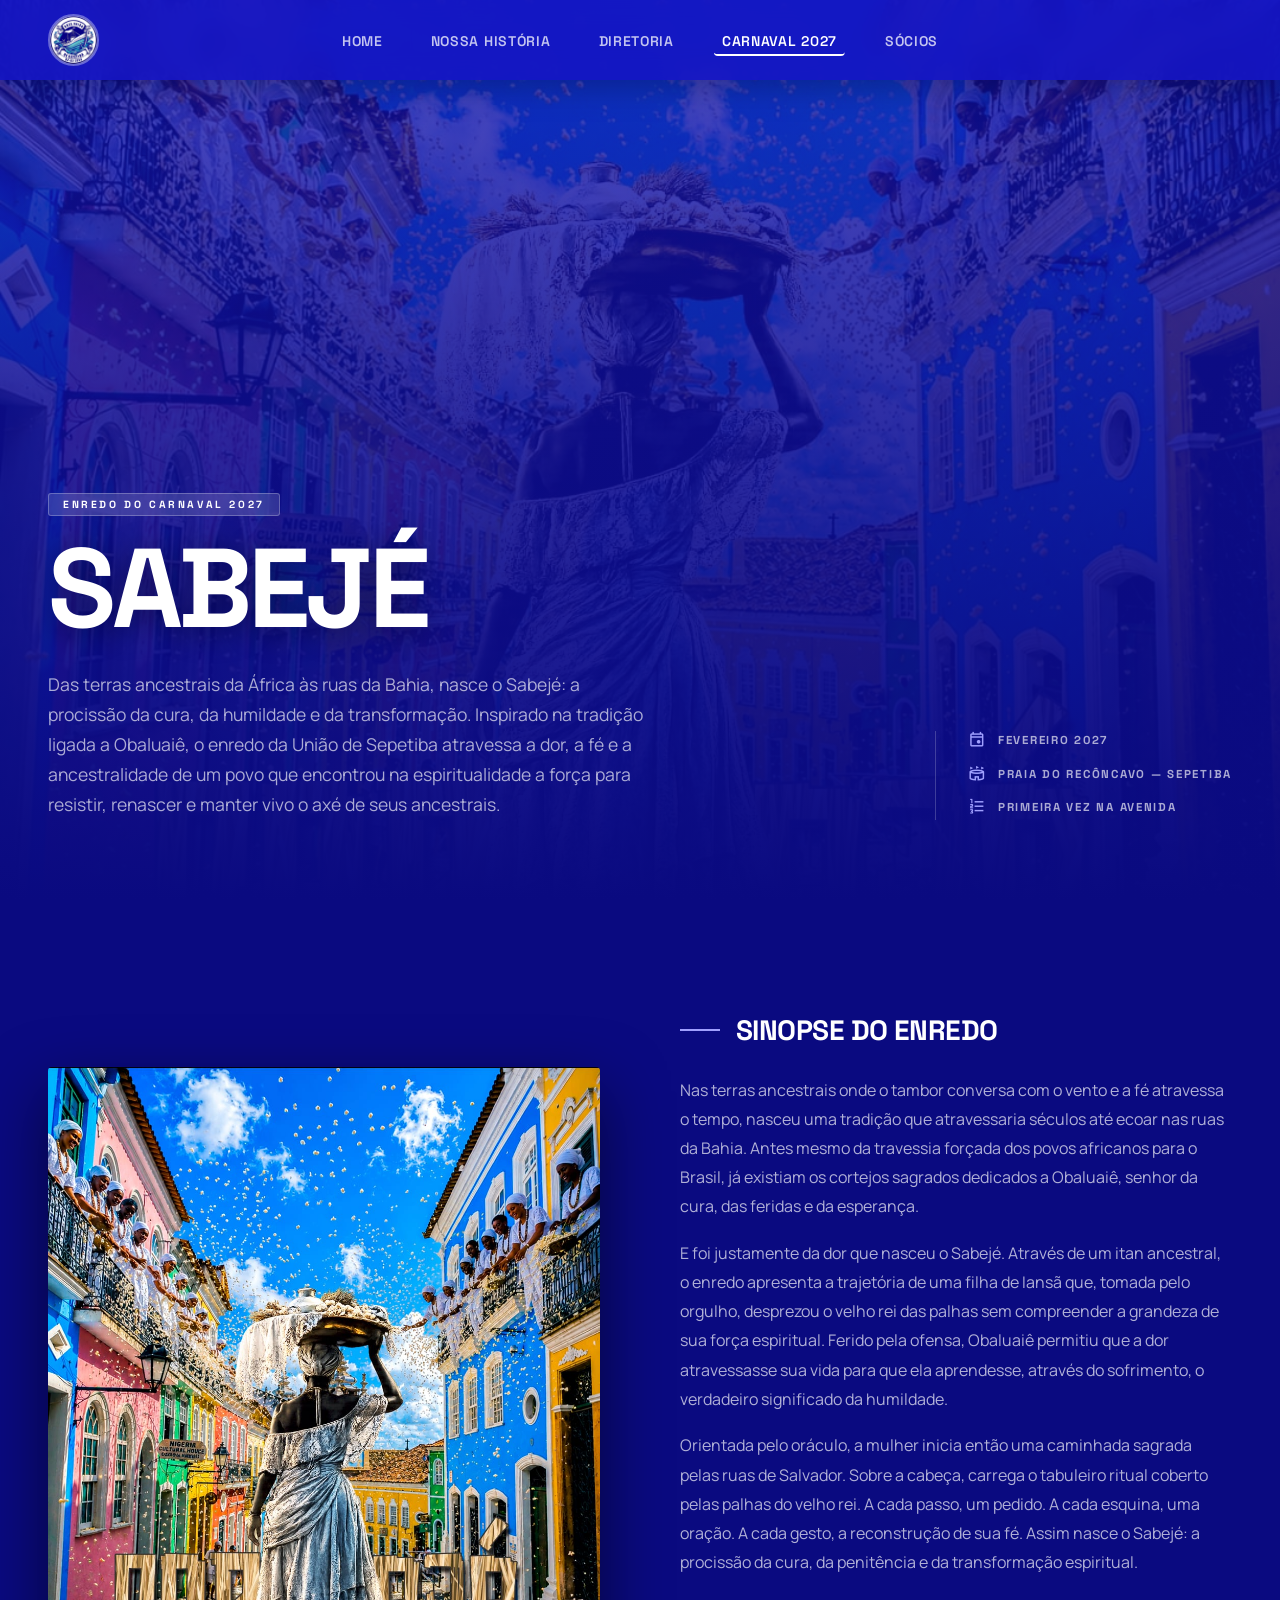
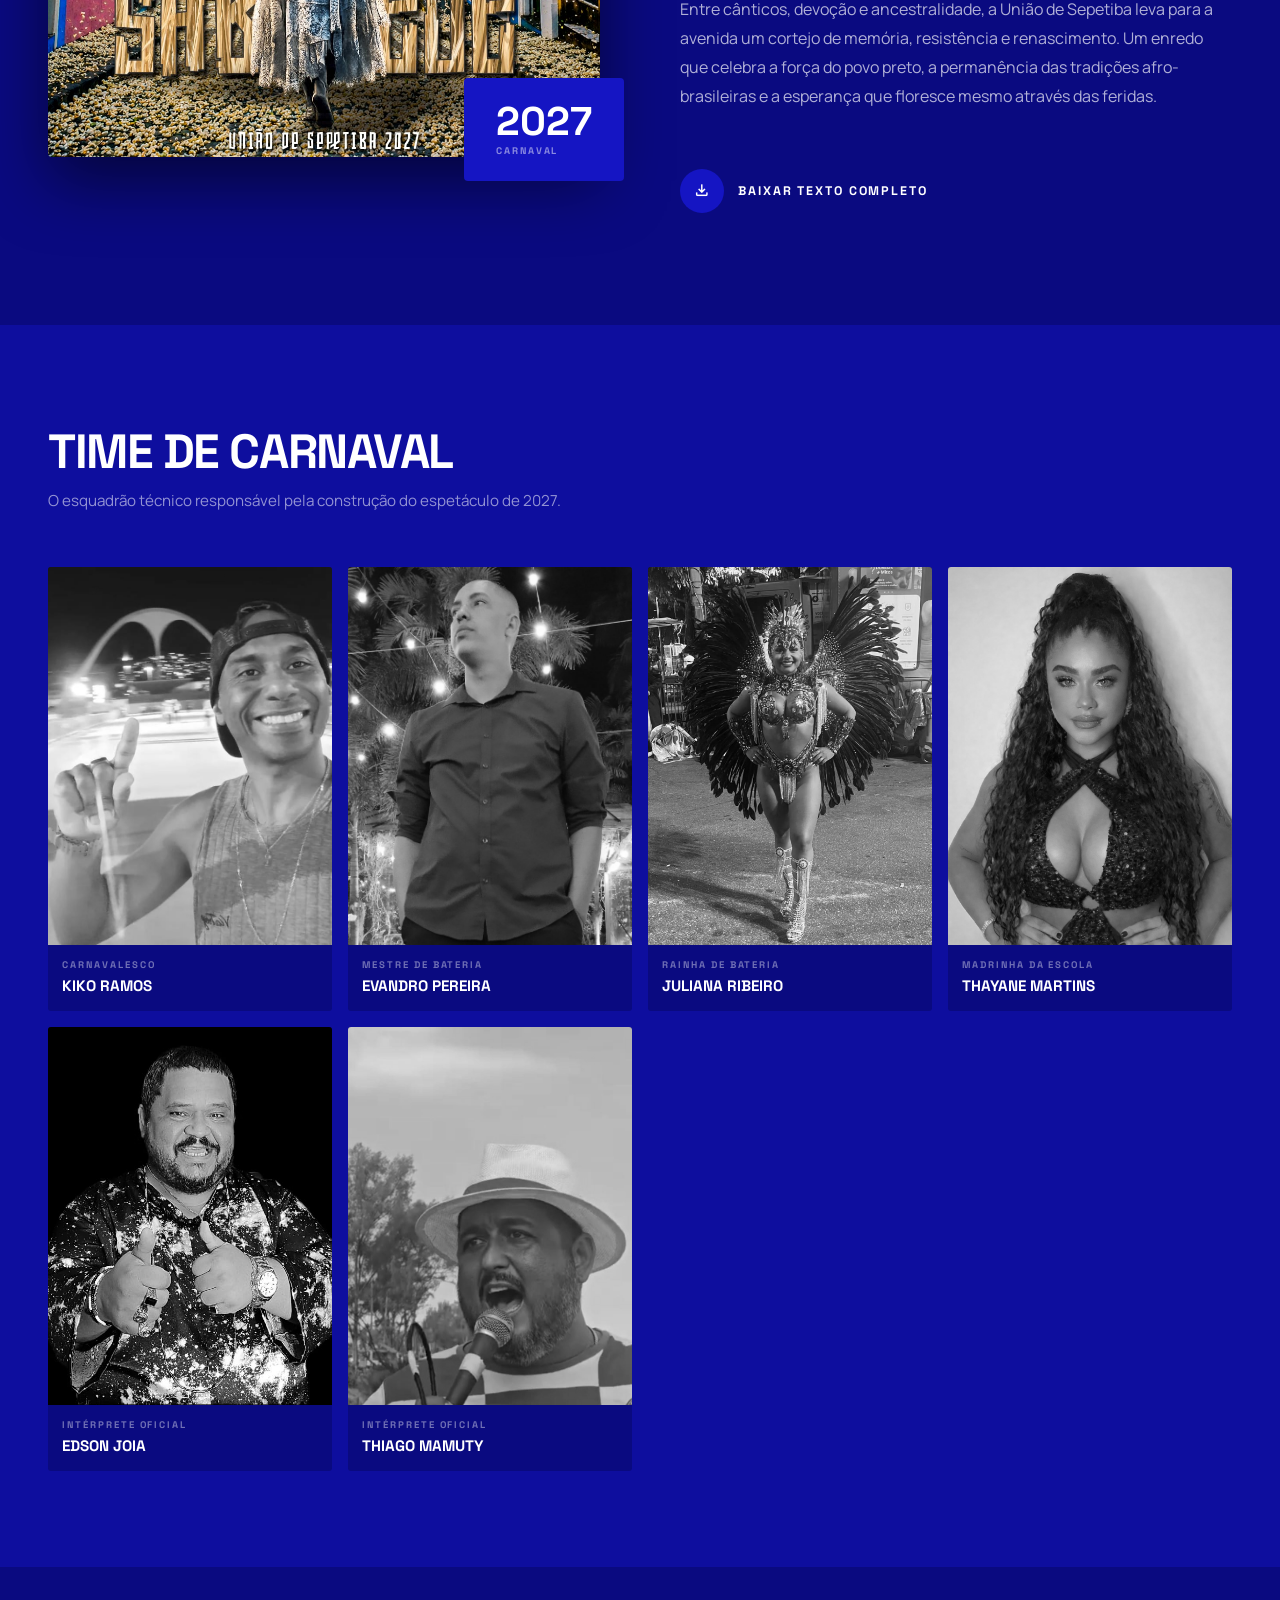
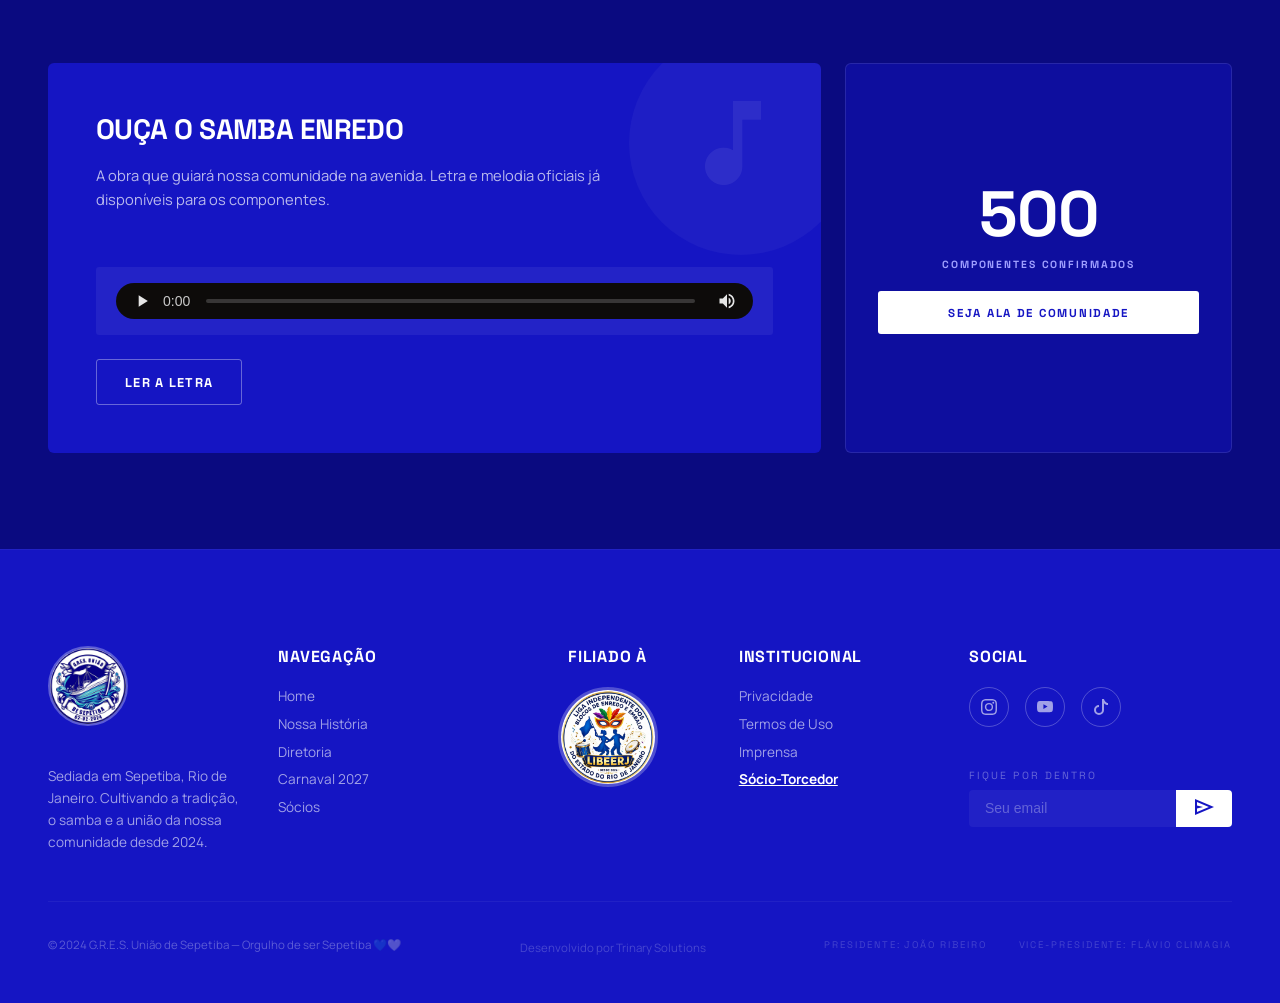
<file: carnaval2027.html>
<!DOCTYPE html>
<html lang="pt-BR">
<head>
  <meta charset="UTF-8" />
  <meta name="viewport" content="width=device-width, initial-scale=1.0" />
  <title>Carnaval 2027 — Sabajé | G.R.E.S. União de Sepetiba</title>

  <link rel="preconnect" href="https://fonts.googleapis.com" />
  <link rel="preconnect" href="https://fonts.gstatic.com" crossorigin />
  <link href="https://fonts.googleapis.com/css2?family=Space+Grotesk:wght@300;400;500;600;700&family=Manrope:wght@300;400;500;600;700&display=swap" rel="stylesheet" />
  <link href="https://fonts.googleapis.com/css2?family=Material+Symbols+Outlined:wght,FILL@100..700,0..1&display=swap" rel="stylesheet" />

  <link rel="shortcut icon" href="favicon_io/favicon.ico" type="image/x-icon" />
  <link rel="stylesheet" href="css/style.css" />
  <link rel="stylesheet" href="css/carnaval2027.css" />
</head>
<body>

  <!-- ══════════════════════════════════════════════════════
      NAVBAR
  ══════════════════════════════════════════════════════ -->
  <nav class="navbar">
    <a href="index.html" class="navbar__logo">
      <img src="images/logo-escola.jpeg" alt="G.R.E.S. União de Sepetiba" class="navbar__logo-img" />
    </a>
    <ul class="navbar__links">
      <li><a href="index.html">Home</a></li>
      <li><a href="nossa-historia.html">Nossa História</a></li>
      <li><a href="diretoria.html">Diretoria</a></li>
      <li><a href="carnaval2027.html" class="active">Carnaval 2027</a></li>
      <li><a href="socio.html">Sócios</a></li>
      <!-- <li><a href="galeria.html">Galeria</a></li> -->
    </ul>
    <!-- <button class="btn-contato">Contato</button> -->
  </nav>

  <main>

    <!-- ══════════════════════════════════════════════════════
        HERO — Reveal do enredo
    ══════════════════════════════════════════════════════ -->
    <section class="cv-hero">
      <div class="cv-hero__bg">
        <!-- Troque por imagem do enredo: images/sabaje-hero.jpg -->
        <img src="images/enredo-2027.jpeg" alt="Enredo Sabajé — Carnaval 2027" />
        <div class="cv-hero__overlay"></div>
      </div>

      <div class="cv-hero__content">
        <div>
          <span class="cv-hero__badge">Enredo do Carnaval 2027</span>
          <h1 class="cv-hero__title">
            Sabejé
          </h1>
          <p class="cv-hero__sub">
            Das terras ancestrais da África às ruas da Bahia, nasce o Sabejé: a procissão da cura, da humildade e da transformação. Inspirado na tradição ligada a Obaluaiê, o enredo da União de Sepetiba atravessa a dor, a fé e a ancestralidade de um povo que encontrou na espiritualidade a força para resistir, renascer e manter vivo o axé de seus ancestrais.
          </p>
        </div>

        <div class="cv-hero__meta">
          <div class="cv-hero__meta-item">
            <span class="material-symbols-outlined">event</span>
            <span class="label">Fevereiro 2027</span>
          </div>
          <div class="cv-hero__meta-item">
            <span class="material-symbols-outlined">stadium</span>
            <span class="label">Praia do Recôncavo — Sepetiba</span>
          </div>
          <div class="cv-hero__meta-item">
            <span class="material-symbols-outlined">format_list_numbered</span>
            <span class="label">Primeira vez na Avenida</span>
          </div>
        </div>
      </div>
    </section>

    <!-- ══════════════════════════════════════════════════════
        SINOPSE DO ENREDO
    ══════════════════════════════════════════════════════ -->
    <section class="cv-sinopse">
      <div class="cv-sinopse__inner">

        <div class="cv-sinopse__img-wrap">
          <!-- Troque por: images/sabaje-imagem.jpg -->
          <img src="images/enredo-2027.jpeg" alt="Sabajé — Enredo União de Sepetiba 2027" />
          <div class="cv-sinopse__year-badge">
            <span class="year">2027</span>
            <span class="year-label">Carnaval</span>
          </div>
        </div>

        <div class="cv-sinopse__text">
          <h2 class="cv-sinopse__title">Sinopse do Enredo</h2>

          <p>
  Nas terras ancestrais onde o tambor conversa com o vento e a fé atravessa o tempo, nasceu uma tradição que atravessaria séculos até ecoar nas ruas da Bahia. Antes mesmo da travessia forçada dos povos africanos para o Brasil, já existiam os cortejos sagrados dedicados a Obaluaiê, senhor da cura, das feridas e da esperança.
</p>

<p>
  E foi justamente da dor que nasceu o Sabejé. Através de um itan ancestral, o enredo apresenta a trajetória de uma filha de Iansã que, tomada pelo orgulho, desprezou o velho rei das palhas sem compreender a grandeza de sua força espiritual. Ferido pela ofensa, Obaluaiê permitiu que a dor atravessasse sua vida para que ela aprendesse, através do sofrimento, o verdadeiro significado da humildade.
</p>

<p>
  Orientada pelo oráculo, a mulher inicia então uma caminhada sagrada pelas ruas de Salvador. Sobre a cabeça, carrega o tabuleiro ritual coberto pelas palhas do velho rei. A cada passo, um pedido. A cada esquina, uma oração. A cada gesto, a reconstrução de sua fé. Assim nasce o Sabejé: a procissão da cura, da penitência e da transformação espiritual.
</p>

<p>
  Entre cânticos, devoção e ancestralidade, a União de Sepetiba leva para a avenida um cortejo de memória, resistência e renascimento. Um enredo que celebra a força do povo preto, a permanência das tradições afro-brasileiras e a esperança que floresce mesmo através das feridas.
</p>

          <a href="documents/Sabejé - Sinopse do enredo do carnaval 2027.pdf" class="cv-sinopse__download" download>
            <span class="icon-wrap">
              <span class="material-symbols-outlined">download</span>
            </span>
            <span class="text">Baixar Texto Completo</span>
          </a>
        </div>

      </div>
    </section>

    <!-- ══════════════════════════════════════════════════════
        TIME DE CARNAVAL
    ══════════════════════════════════════════════════════ -->
    <section class="cv-time">
      <div class="cv-time__inner">

        <div class="cv-time__header">
          <h2>Time de Carnaval</h2>
          <p>O esquadrão técnico responsável pela construção do espetáculo de 2027.</p>
        </div>

        <div class="cv-time__grid">

          <!-- Carnavalesco -->
          <div class="cv-time-card">
            <div class="cv-time-card__img">
              <img src="images/kiko-ramos.jpeg" alt="Kiko Ramos" />
            </div>
            <div class="cv-time-card__info">
              <span class="cv-time-card__role">Carnavalesco</span>
              <p class="cv-time-card__name">Kiko Ramos</p>
            </div>
          </div>

          <!-- Mestre de Bateria -->
          <div class="cv-time-card">
            <div class="cv-time-card__img">
              <img src="images/evandro-pereira.jpeg" alt="Evandro Pereira" />
            </div>
            <div class="cv-time-card__info">
              <span class="cv-time-card__role">Mestre de Bateria</span>
              <p class="cv-time-card__name">Evandro Pereira</p>
            </div>
          </div>

            <!-- Rainha de Bateria -->
          <div class="cv-time-card">
            <div class="cv-time-card__img">
              <img src="images/rainha-bateria.jpeg" alt="Juliana Ribeiro" />
            </div>
            <div class="cv-time-card__info">
              <span class="cv-time-card__role">Rainha de Bateria</span>
              <p class="cv-time-card__name">Juliana Ribeiro</p>
            </div>
          </div>

          <!-- Madrinha da Escola -->
          <div class="cv-time-card">
            <div class="cv-time-card__img">
              <img src="images/madrinha-bateria.png" alt="Thayane Martins" />
            </div>
            <div class="cv-time-card__info">
              <span class="cv-time-card__role">Madrinha da Escola</span>
              <p class="cv-time-card__name">Thayane Martins</p>
            </div>
          </div>
          <!-- Princesa da Escola -->
          <!-- <div class="cv-time-card">
            <div class="cv-time-card__img">
              <img src="images/princesa-ana.png" alt="Ana Carolina" />
            </div>
            <div class="cv-time-card__info">
              <span class="cv-time-card__role">Princesa da Escola</span>
              <p class="cv-time-card__name">Ana Carolina</p>
            </div>
          </div> -->
          <!-- Intérprete Oficial -->

          <div class="cv-time-card">
            <div class="cv-time-card__img">
              <img src="images/edson-joia.jpg" alt="Edson Joia" />
            </div>
            <div class="cv-time-card__info">
              <span class="cv-time-card__role">Intérprete Oficial</span>
              <p class="cv-time-card__name">Edson Joia</p>
            </div>
          </div>


          <div class="cv-time-card">
            <div class="cv-time-card__img">
              <img src="images/thiago-mamuty.jpg" alt="Thiago Mamuty" />
            </div>
            <div class="cv-time-card__info">
              <span class="cv-time-card__role">Intérprete Oficial</span>
              <p class="cv-time-card__name">Thiago Mamuty</p>
            </div>
          </div>


        </div>
      </div>
    </section>

    <!-- ══════════════════════════════════════════════════════
        SAMBA ENREDO + CTA
    ══════════════════════════════════════════════════════ -->
    <section class="cv-cta">
      <div class="cv-cta__inner">

        <!-- Samba Enredo -->
        <div class="cv-cta__samba">
          <span class="material-symbols-outlined big-icon">music_note</span>
          <h3>Ouça o Samba Enredo</h3>
          <p>
            A obra que guiará nossa comunidade na avenida.
            Letra e melodia oficiais já disponíveis para os componentes.
          </p>

          <!-- Player de áudio real -->
          <div class="cv-audio-player">
            <audio controls>
              <source src="audio/samba-enredo.ogg" type="audio/ogg" />
            </audio>
          </div>

          <div class="cv-cta__samba-btns" style="margin-top:1.5rem;">
            <button class="btn-letra">Ler a Letra</button>
          </div>
        </div>

        <!-- Stat + CTA -->
        <div class="cv-cta__stat">
          <span class="number">500</span>
          <span class="desc">Componentes Confirmados</span>
          <button class="btn-comunidade">Seja Ala de Comunidade</button>
        </div>

      </div>
    </section>

  </main>

  <!-- ══════════════════════════════════════════════════════
      FOOTER
  ══════════════════════════════════════════════════════ -->
  <footer>
    <div class="footer__grid">

      <div>
        <div class="footer__logo">
          <img src="images/logo-escola.jpeg" alt="G.R.E.S. União de Sepetiba" style="height:5rem;width:5rem;object-fit:cover;border-radius:50%;border:2px solid rgba(255,255,255,0.3);margin-bottom:1rem;" />
        </div>
        <p class="footer__desc">
          Sediada em Sepetiba, Rio de Janeiro. Cultivando a tradição,
          o samba e a união da nossa comunidade desde 2024.
        </p>
      </div>

      <div class="footer__col">
        <h4>Navegação</h4>
        <a href="index.html">Home</a>
        <a href="nossa-historia.html">Nossa História</a>
        <a href="diretoria.html">Diretoria</a>
        <a href="carnaval2027.html">Carnaval 2027</a>
        <a href="socio.html">Sócios</a>
        <!-- <a href="galeria.html">Galeria</a> -->
      </div>

      <div class="footer__col-filiado">
        <span class="filiado-label">Filiado à</span>
        <img src="images/libeerj_logo.jpeg" alt="LIGA-BERJ" class="filiado-logo" />
      </div>

      <div class="footer__col">
        <h4>Institucional</h4>
        <a href="privacidade.html">Privacidade</a>
        <a href="termos-de-uso.html">Termos de Uso</a>
        <a href="imprensa.html">Imprensa</a>
        <a href="socio.html" style="color:#fff;font-weight:700;text-decoration:underline;">Sócio-Torcedor</a>
      </div>

      <div class="footer__col">
        <h4>Social</h4>
                <div class="footer__social">
          <!-- Instagram -->
          <a href="https://www.instagram.com/gresuniaodesepetiba/" target="_blank" class="social-btn instagram" aria-label="Instagram">
            <svg xmlns="http://www.w3.org/2000/svg" width="16" height="16" fill="currentColor" class="bi bi-instagram" viewBox="0 0 16 16">
              <path d="M8 0C5.829 0 5.556.01 4.703.048 3.85.088 3.269.222 2.76.42a3.9 3.9 0 0 0-1.417.923A3.9 3.9 0 0 0 .42 2.76C.222 3.268.087 3.85.048 4.7.01 5.555 0 5.827 0 8.001c0 2.172.01 2.444.048 3.297.04.852.174 1.433.372 1.942.205.526.478.972.923 1.417.444.445.89.719 1.416.923.51.198 1.09.333 1.942.372C5.555 15.99 5.827 16 8 16s2.444-.01 3.298-.048c.851-.04 1.434-.174 1.943-.372a3.9 3.9 0 0 0 1.416-.923c.445-.445.718-.891.923-1.417.197-.509.332-1.09.372-1.942C15.99 10.445 16 10.173 16 8s-.01-2.445-.048-3.299c-.04-.851-.175-1.433-.372-1.941a3.9 3.9 0 0 0-.923-1.417A3.9 3.9 0 0 0 13.24.42c-.51-.198-1.092-.333-1.943-.372C10.443.01 10.172 0 7.998 0zm-.717 1.442h.718c2.136 0 2.389.007 3.232.046.78.035 1.204.166 1.486.275.373.145.64.319.92.599s.453.546.598.92c.11.281.24.705.275 1.485.039.843.047 1.096.047 3.231s-.008 2.389-.047 3.232c-.035.78-.166 1.203-.275 1.485a2.5 2.5 0 0 1-.599.919c-.28.28-.546.453-.92.598-.28.11-.704.24-1.485.276-.843.038-1.096.047-3.232.047s-2.39-.009-3.233-.047c-.78-.036-1.203-.166-1.485-.276a2.5 2.5 0 0 1-.92-.598 2.5 2.5 0 0 1-.6-.92c-.109-.281-.24-.705-.275-1.485-.038-.843-.046-1.096-.046-3.233s.008-2.388.046-3.231c.036-.78.166-1.204.276-1.486.145-.373.319-.64.599-.92s.546-.453.92-.598c.282-.11.705-.24 1.485-.276.738-.034 1.024-.044 2.515-.045zm4.988 1.328a.96.96 0 1 0 0 1.92.96.96 0 0 0 0-1.92m-4.27 1.122a4.109 4.109 0 1 0 0 8.217 4.109 4.109 0 0 0 0-8.217m0 1.441a2.667 2.667 0 1 1 0 5.334 2.667 2.667 0 0 1 0-5.334"/>
            </svg>
          </a>

          <!-- YouTube -->
          <a href="https://www.youtube.com/@Uni%C3%A3odeSepetibaTV" target="_blank" class="social-btn youtube" aria-label="YouTube">
            <svg xmlns="http://www.w3.org/2000/svg" width="16" height="16" fill="currentColor" class="bi bi-youtube" viewBox="0 0 16 16">
              <path d="M8.051 1.999h.089c.822.003 4.987.033 6.11.335a2.01 2.01 0 0 1 1.415 1.42c.101.38.172.883.22 1.402l.01.104.022.26.008.104c.065.914.073 1.77.074 1.957v.075c-.001.194-.01 1.108-.082 2.06l-.008.105-.009.104c-.05.572-.124 1.14-.235 1.558a2.01 2.01 0 0 1-1.415 1.42c-1.16.312-5.569.334-6.18.335h-.142c-.309 0-1.587-.006-2.927-.052l-.17-.006-.087-.004-.171-.007-.171-.007c-1.11-.049-2.167-.128-2.654-.26a2.01 2.01 0 0 1-1.415-1.419c-.111-.417-.185-.986-.235-1.558L.09 9.82l-.008-.104A31 31 0 0 1 0 7.68v-.123c.002-.215.01-.958.064-1.778l.007-.103.003-.052.008-.104.022-.26.01-.104c.048-.519.119-1.023.22-1.402a2.01 2.01 0 0 1 1.415-1.42c.487-.13 1.544-.21 2.654-.26l.17-.007.172-.006.086-.003.171-.007A100 100 0 0 1 7.858 2zM6.4 5.209v4.818l4.157-2.408z"/>
            </svg>
          </a>

          <!-- TikTok -->
          <a href="https://www.tiktok.com/@g.r.e.s.unio.de.s?_r=1&_t=ZS-96HOAADJyFA" target="_blank" class="social-btn tiktok" aria-label="TikTok">
            <svg xmlns="http://www.w3.org/2000/svg" width="16" height="16" fill="currentColor" class="bi bi-tiktok" viewBox="0 0 16 16">
              <path d="M9 0h1.98c.144.715.54 1.617 1.235 2.512C12.895 3.389 13.797 4 15 4v2c-1.753 0-3.07-.814-4-1.829V11a5 5 0 1 1-5-5v2a3 3 0 1 0 3 3z"/>
            </svg>
          </a>
        </div>
        <p class="newsletter-label">Fique por dentro</p>
        <div class="newsletter-form">
          <input type="email" placeholder="Seu email" />
          <button type="button" aria-label="Enviar">
            <span class="material-symbols-outlined">send</span>
          </button>
        </div>
      </div>

    </div>

    <div class="footer__bottom">
  <p>© 2024 G.R.E.S. União de Sepetiba — Orgulho de ser Sepetiba 💙🤍</p>
  <p class="credit">
  Desenvolvido por Trinary Solutions
  </p>
  <div class="badges">
    <span>Presidente: João Ribeiro</span>
    <span>Vice-presidente: Flávio Climagia</span>
  </div>
</div>
  </footer>

  <script src="js/main.js"></script>
</body>
</html>
</file>
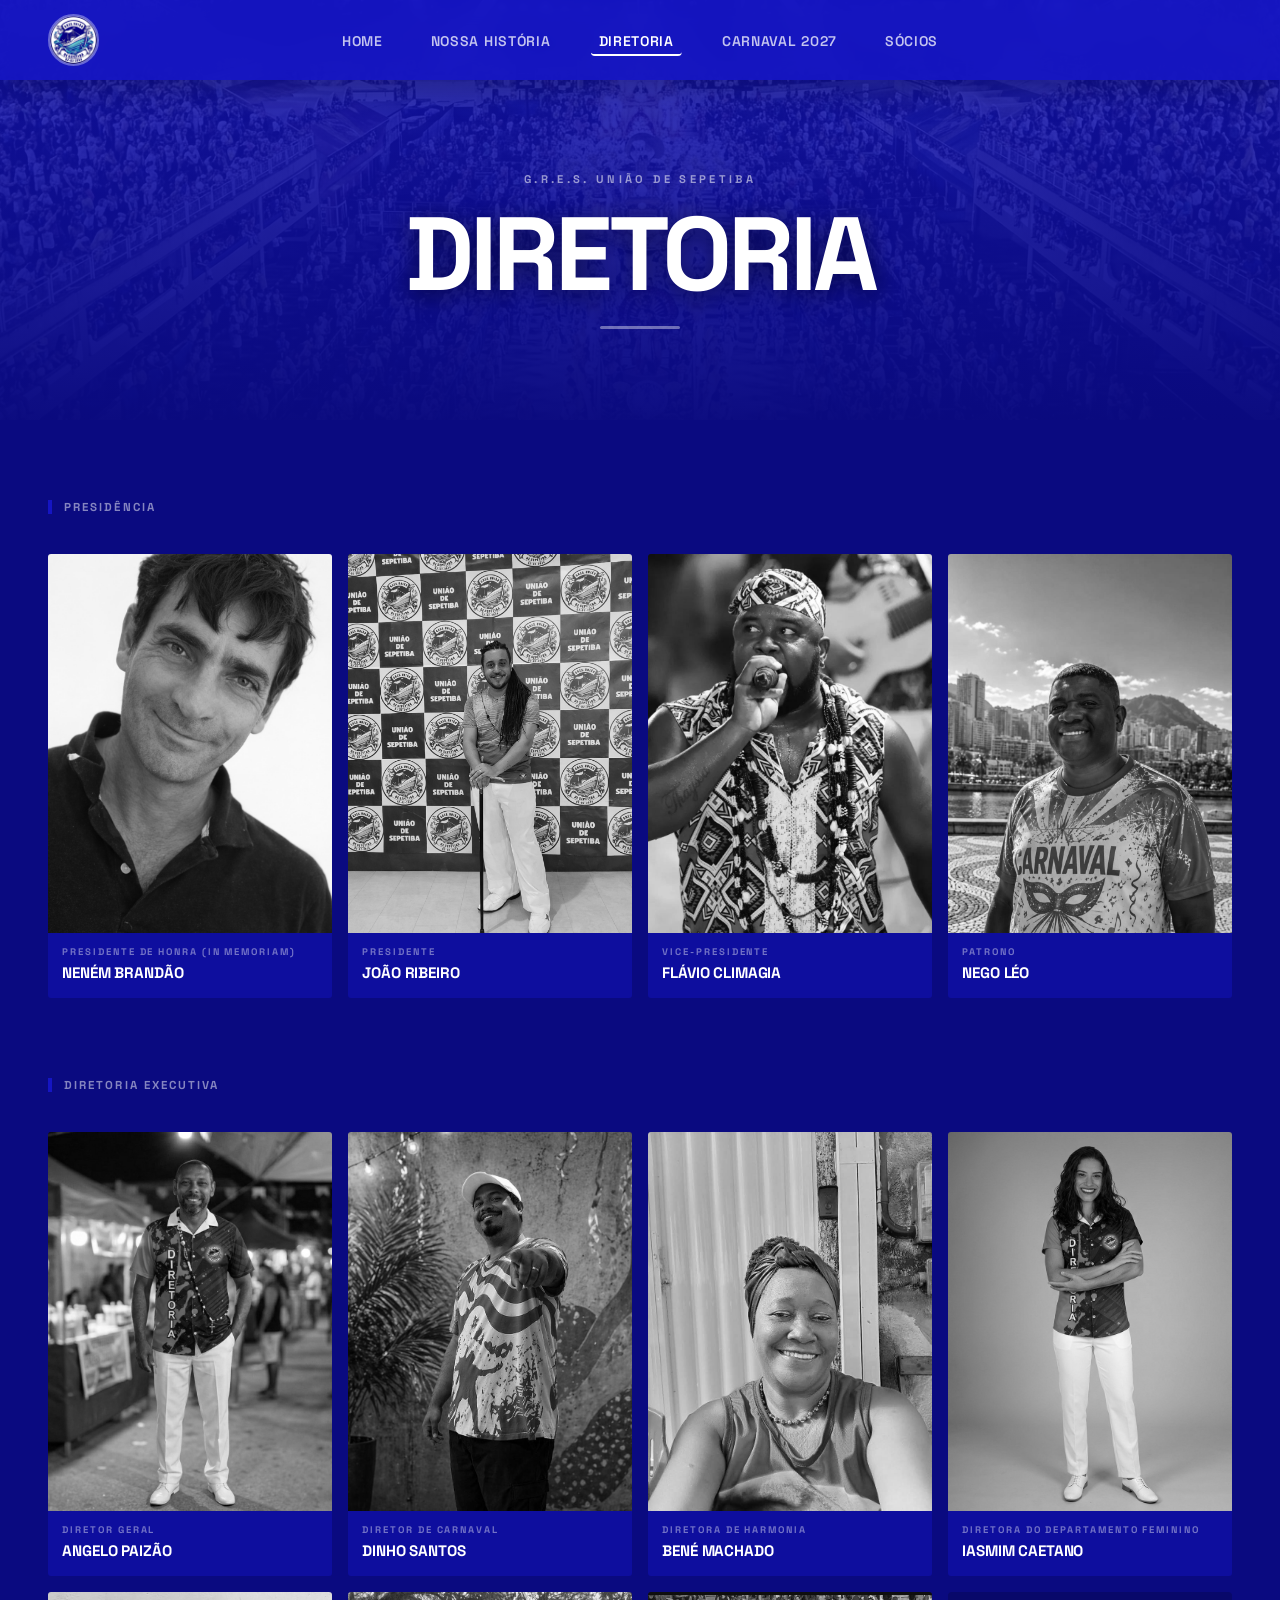
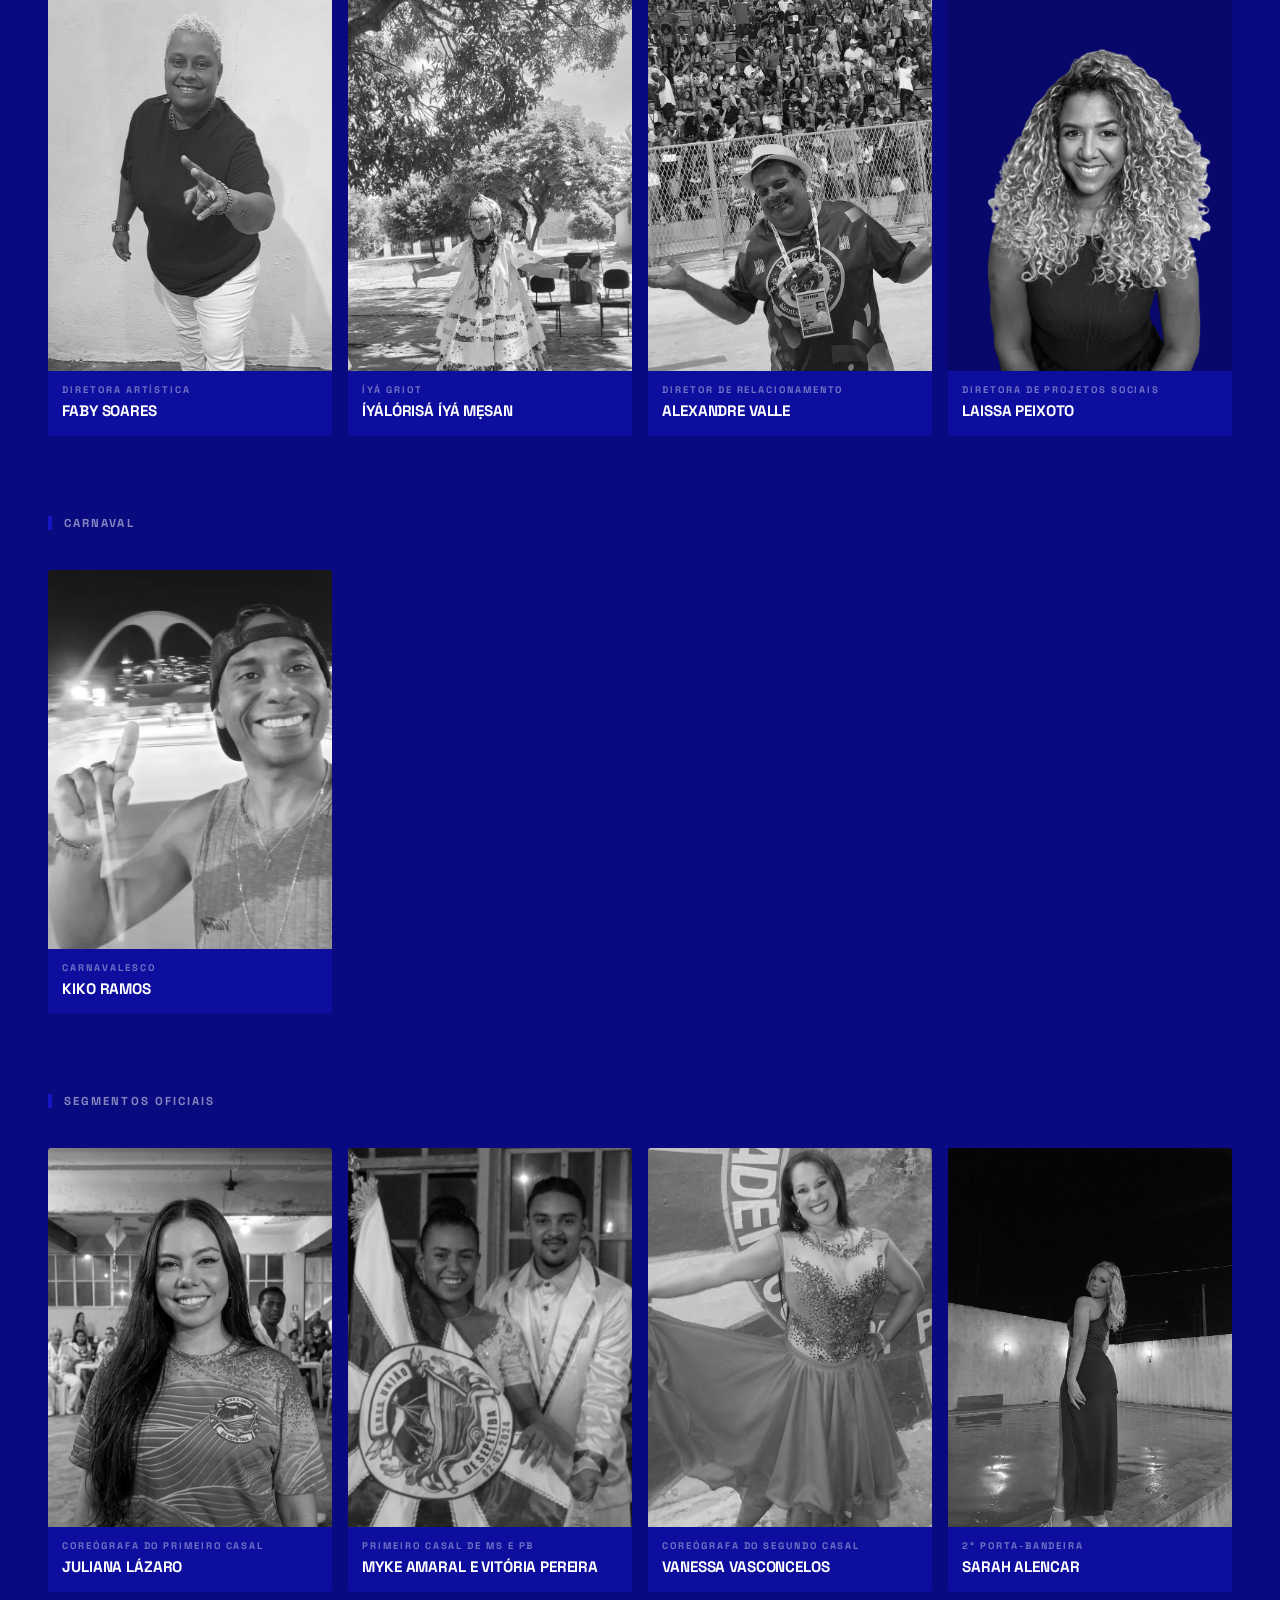
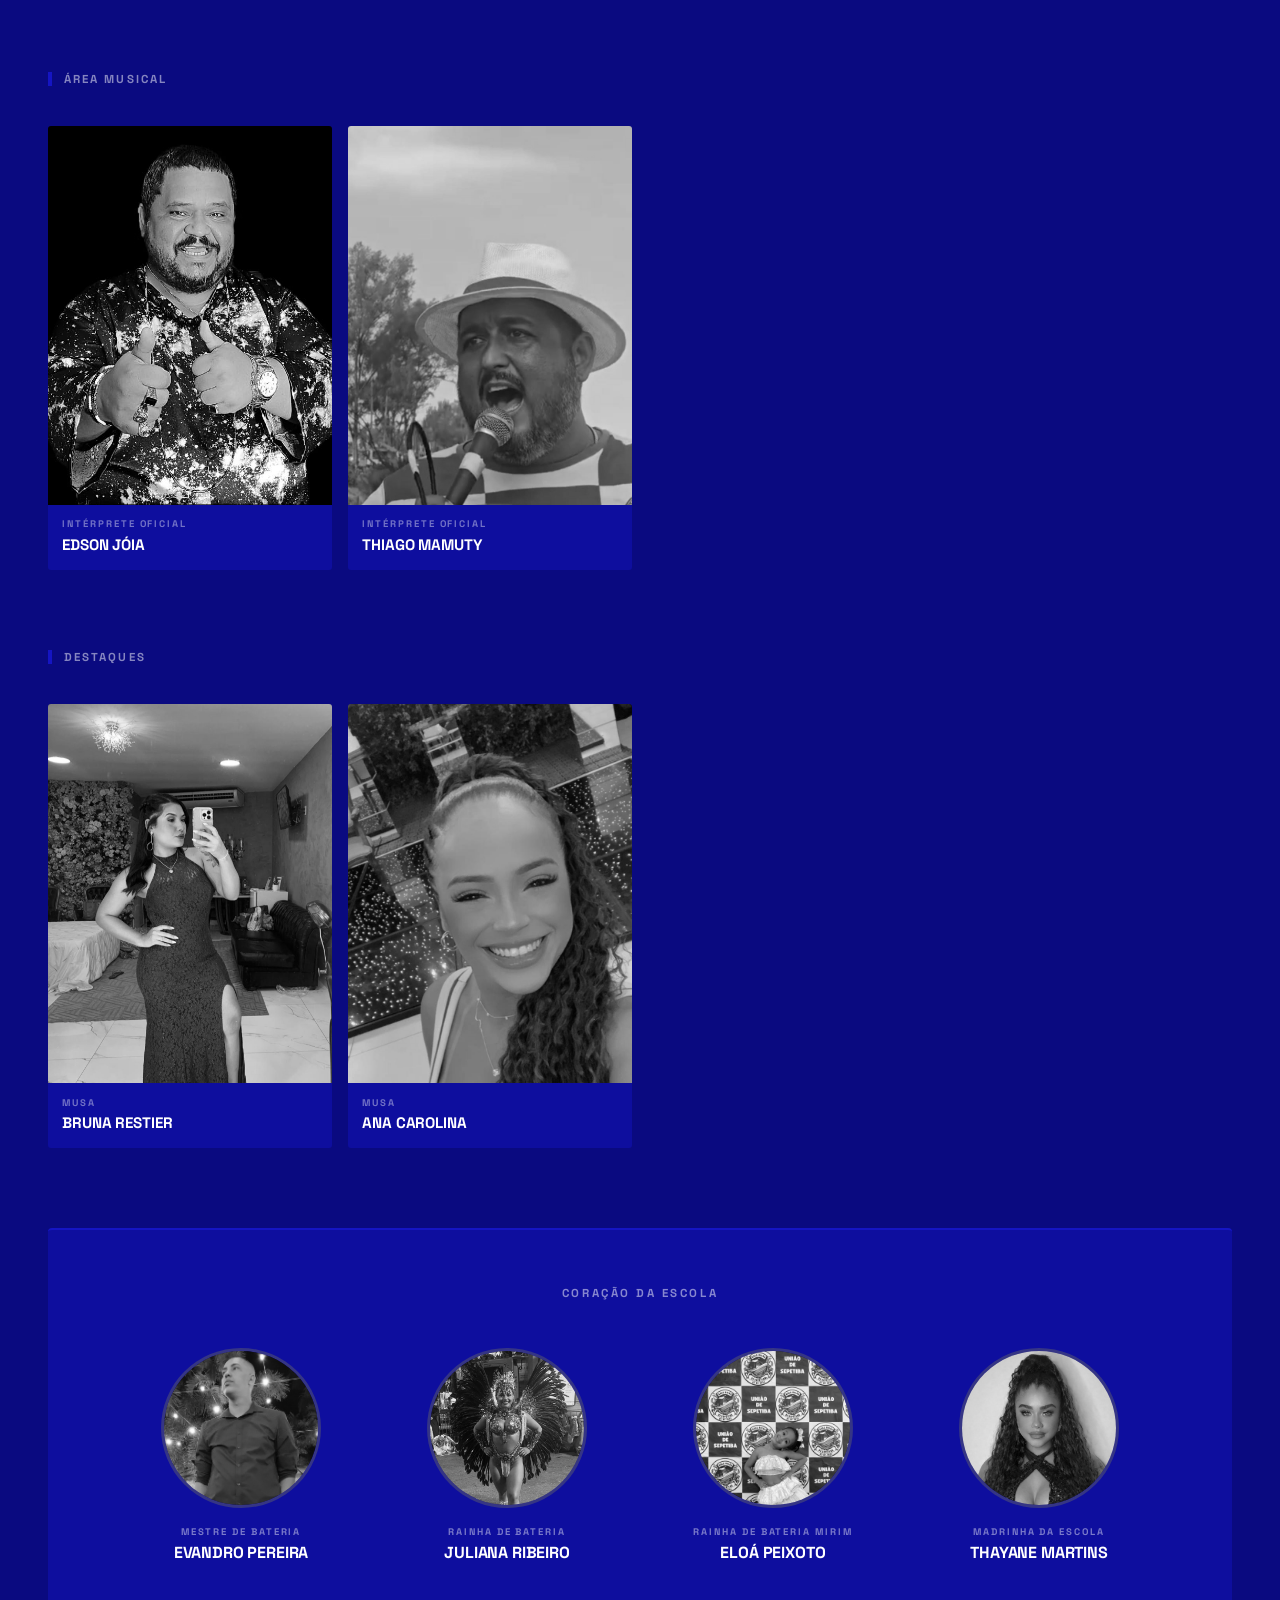
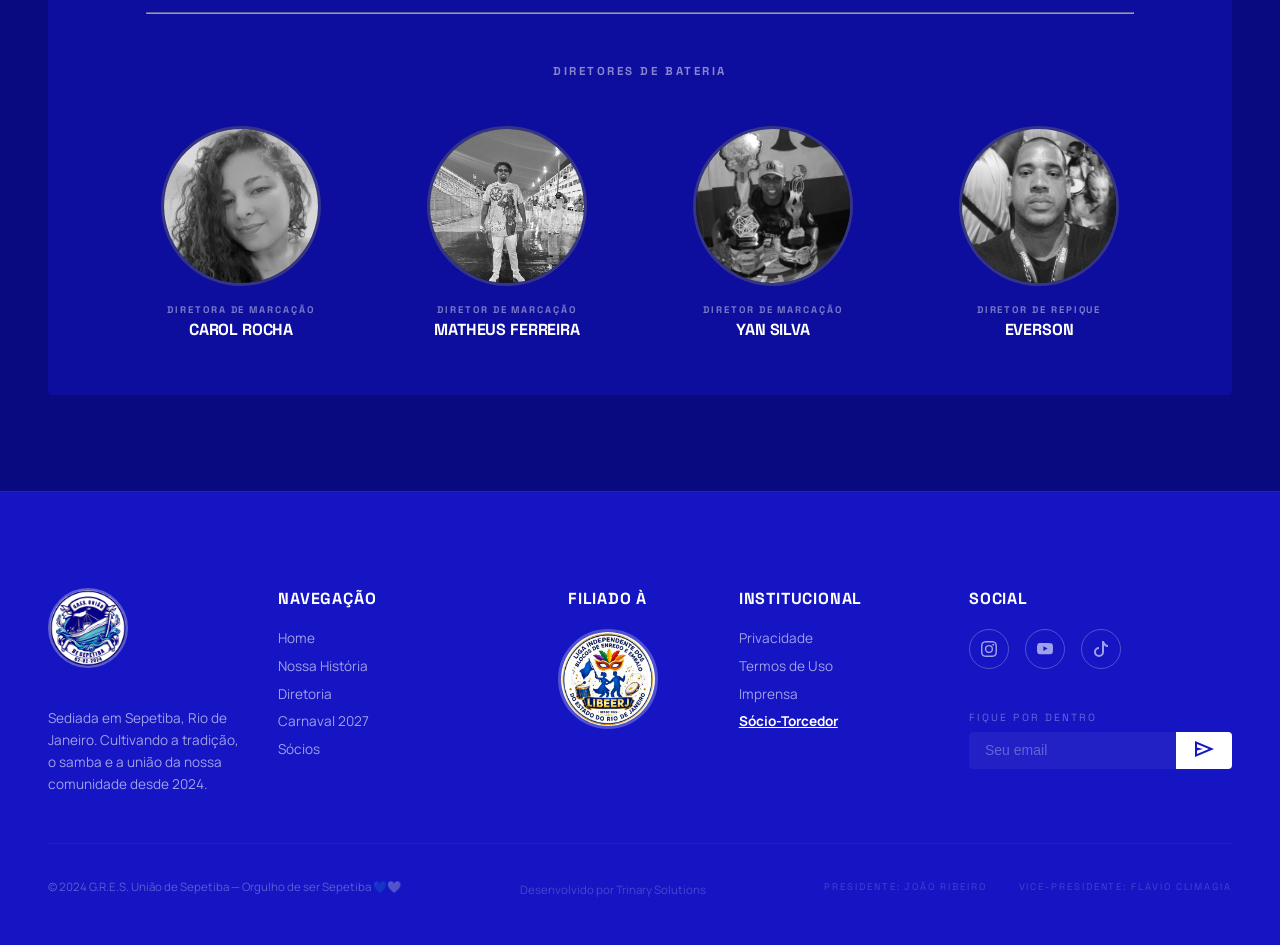
<file: diretoria.html>
<!DOCTYPE html>
<html lang="pt-BR">
<head>
  <meta charset="UTF-8" />
  <meta name="viewport" content="width=device-width, initial-scale=1.0" />
  <title>Diretoria | G.R.E.S. União de Sepetiba</title>

  <link rel="preconnect" href="https://fonts.googleapis.com" />
  <link rel="preconnect" href="https://fonts.gstatic.com" crossorigin />
  <link href="https://fonts.googleapis.com/css2?family=Space+Grotesk:wght@300;400;500;600;700&family=Manrope:wght@300;400;500;600;700&display=swap" rel="stylesheet" />
  <link href="https://fonts.googleapis.com/css2?family=Material+Symbols+Outlined:wght,FILL@100..700,0..1&display=swap" rel="stylesheet" />

  <link rel="shortcut icon" href="favicon_io/favicon.ico" type="image/x-icon" />
  <link rel="stylesheet" href="css/style.css" />
  <link rel="stylesheet" href="css/diretoria.css" />
</head>
<body>

  <!-- ══════════════════════════════════════════════════════
      NAVBAR
  ══════════════════════════════════════════════════════ -->
  <nav class="navbar">
    <a href="index.html" class="navbar__logo">
      <img src="images/logo-escola.jpeg" alt="G.R.E.S. União de Sepetiba" class="navbar__logo-img" />
    </a>
    <ul class="navbar__links">
      <li><a href="index.html">Home</a></li>
      <li><a href="nossa-historia.html">Nossa História</a></li>
      <li><a href="diretoria.html" class="active">Diretoria</a></li>
      <li><a href="carnaval2027.html">Carnaval 2027</a></li>
      <li><a href="socio.html">Sócios</a></li>
      <!-- <li><a href="galeria.html">Galeria</a></li> -->
    </ul>
    <!-- <button class="btn-contato">Contato</button> -->
  </nav>

  <main>

    <!-- ══════════════════════════════════════════════════════
        HERO
    ══════════════════════════════════════════════════════ -->
    <section class="dir-hero">
      <div class="dir-hero__bg">
        <!-- Troque por: images/diretoria-hero.jpg -->
        <img src="images/apoteose.png" alt="Quadra da União de Sepetiba" />
        <div class="dir-hero__overlay"></div>
      </div>
      <div class="dir-hero__content">
        <span class="dir-hero__eyebrow">G.R.E.S. União de Sepetiba</span>
        <h1 class="dir-hero__title">Diretoria</h1>
        <div class="dir-hero__line"></div>
      </div>
    </section>

    <!-- ══════════════════════════════════════════════════════
        PÁGINA PRINCIPAL
    ══════════════════════════════════════════════════════ -->
    <div class="dir-page">
      <div class="dir-page__inner">

        <!-- ── PRESIDÊNCIA ──────────────────────────────── -->
        <span class="dir-section-label">Presidência</span>

        <div class="dir-top">

          <!-- PRESIDENTE DE HONRA -->
          <div class="dir-card--hero">
            <div class="dir-card__img-wrap">
              <img src="images/nenem-brandao.jpeg" alt="Neném Brandão" />
            </div>
            <div class="dir-card--hero__info">
              <span class="dir-card--hero__role">Presidente de Honra (In Memoriam)</span>
              <p class="dir-card--hero__name">Neném Brandão</p>
            </div>
          </div>

          <!-- PRESIDENTE -->
          <div class="dir-card--hero">
            <div class="dir-card__img-wrap">
              <img src="images/joao-ribeiro.png" alt="João Ribeiro" />
            </div>
            <div class="dir-card--hero__info">
              <span class="dir-card--hero__role">Presidente</span>
              <p class="dir-card--hero__name">João Ribeiro</p>
            </div>
          </div>

          <!-- VICE-PRESIDENTE -->
          <div class="dir-card--hero">
            <div class="dir-card__img-wrap">
              <img src="images/flavio-climagia.jpg" alt="Flávio Climagia" />
            </div>
            <div class="dir-card--hero__info">
              <span class="dir-card--hero__role">Vice-Presidente</span>
              <p class="dir-card--hero__name">Flávio Climagia</p>
            </div>
          </div>

          <!-- PATRONO -->
          <div class="dir-card--hero">
            <div class="dir-card__img-wrap">
              <img src="images/nego-leo.jpeg" alt="Nego Léo" />
            </div>
            <div class="dir-card--hero__info">
              <span class="dir-card--hero__role">Patrono</span>
              <p class="dir-card--hero__name">Nego Léo</p>
            </div>
          </div>

        </div>

        <!-- ── DIRETORIA EXECUTIVA ───────────────────────────── -->
<span class="dir-section-label">Diretoria Executiva</span>
<div class="dir-grid">

  <div class="dir-card">
    <div class="dir-card__img-wrap">
      <img src="images/angelo-paizao.jpeg" alt="Angelo Paizão" />
    </div>
    <div class="dir-card__info">
      <span class="dir-card__role">Diretor Geral</span>
      <p class="dir-card__name">Angelo Paizão</p>
    </div>
  </div>

  <div class="dir-card">
    <div class="dir-card__img-wrap">
      <img src="images/dinho-santos.jpeg" alt="Dinho Santos" />
    </div>
    <div class="dir-card__info">
      <span class="dir-card__role">Diretor de Carnaval</span>
      <p class="dir-card__name">Dinho Santos</p>
    </div>
  </div>

  <div class="dir-card">
    <div class="dir-card__img-wrap">
      <img src="images/bene-machado.jpg" alt="Bené Machado" />
    </div>
    <div class="dir-card__info">
      <span class="dir-card__role">Diretora de Harmonia</span>
      <p class="dir-card__name">Bené Machado</p>
    </div>
  </div>

  <div class="dir-card">
    <div class="dir-card__img-wrap">
      <img src="images/iasmim-caetano.png" alt="Iasmim Caetano" />
    </div>
    <div class="dir-card__info">
      <span class="dir-card__role">Diretora do Departamento Feminino</span>
      <p class="dir-card__name">Iasmim Caetano</p>
    </div>
  </div>

  <div class="dir-card">
    <div class="dir-card__img-wrap">
      <img src="images/faby-soares.png" alt="Faby Soares" />
    </div>
    <div class="dir-card__info">
      <span class="dir-card__role">Diretora Artística</span>
      <p class="dir-card__name">Faby Soares</p>
    </div>
  </div>

<div class="dir-card">
    <div class="dir-card__img-wrap">
      <img src="images/iyamessa.jpeg" alt="Faby Soares" />
    </div>
    <div class="dir-card__info">
      <span class="dir-card__role">Íyá Griot</span>
      <p class="dir-card__name">Íyálórisá Íyá Mẹsan</p>
    </div>
  </div>

  <div class="dir-card">
    <div class="dir-card__img-wrap">
      <img src="images/alexandre-valle.jpg" alt="Alexandre Valle" />
    </div>
    <div class="dir-card__info">
      <span class="dir-card__role">Diretor de Relacionamento</span>
      <p class="dir-card__name">Alexandre Valle</p>
    </div>
  </div>

  <div class="dir-card">
    <div class="dir-card__img-wrap">
      <img src="images/laissa-peixoto.png" alt="Laissa Peixoto" />
    </div>
    <div class="dir-card__info">
      <span class="dir-card__role">Diretora de Projetos Sociais</span>
      <p class="dir-card__name">Laissa Peixoto</p>
    </div>
  </div>

  <!-- <div class="dir-card">
    <div class="dir-card__img-wrap">
      <img src="images/casal-eventos.jpg" alt="Keli Silva e Alexandre Magron" />
    </div>
    <div class="dir-card__info">
      <span class="dir-card__role">Diretores de Eventos</span>
      <p class="dir-card__name">Keli Silva e Alexandre Magron</p>
    </div>
  </div> -->

</div>

<!-- ── CARNAVAL ───────────────────────────── -->
<span class="dir-section-label">Carnaval</span>
<div class="dir-grid">

  <div class="dir-card">
    <div class="dir-card__img-wrap">
      <img src="images/kiko-ramos.jpeg" alt="Kiko Ramos" />
    </div>
    <div class="dir-card__info">
      <span class="dir-card__role">Carnavalesco</span>
      <p class="dir-card__name">Kiko Ramos</p>
    </div>
  </div>

</div>

<!-- ── HARMONIA E SEGMENTOS ───────────────────────────── -->
<span class="dir-section-label">Segmentos Oficiais</span>
<div class="dir-grid">


  <div class="dir-card">
    <div class="dir-card__img-wrap">
      <img src="images/juliana-lazaro.png" alt="Juliana Lázaro" />
    </div>
    <div class="dir-card__info">
      <span class="dir-card__role">Coreógrafa do Primeiro Casal</span>
      <p class="dir-card__name">Juliana Lázaro</p>
    </div>
  </div>

  <div class="dir-card">
    <div class="dir-card__img-wrap">
      <img src="images/casal-1.jpg" alt="Primeiro Casal" />
    </div>
    <div class="dir-card__info">
      <span class="dir-card__role">Primeiro Casal de MS e PB</span>
      <p class="dir-card__name">Myke Amaral e Vitória Pereira</p>
    </div>
  </div>

  <div class="dir-card">
    <div class="dir-card__img-wrap">
      <img src="images/vanessa-pb.png" alt="Vanessa Vasconcelos" />
    </div>
    <div class="dir-card__info">
      <span class="dir-card__role">Coreógrafa do Segundo Casal</span>
      <p class="dir-card__name">Vanessa Vasconcelos</p>
    </div>
  </div>

  <div class="dir-card">
    <div class="dir-card__img-wrap">
      <img src="images/sarah-alencar.jpg" alt="Sarah Alencar" />
    </div>
    <div class="dir-card__info">
      <span class="dir-card__role">2° Porta-Bandeira</span>
      <p class="dir-card__name">Sarah Alencar</p>
    </div>
  </div>

</div>

<!-- ── ÁREA MUSICAL ───────────────────────────── -->
<span class="dir-section-label">Área Musical</span>
<div class="dir-grid">

  <div class="dir-card">
    <div class="dir-card__img-wrap">
      <img src="images/edson-joia.jpg" alt="Edson Jóia" />
    </div>
    <div class="dir-card__info">
      <span class="dir-card__role">Intérprete Oficial</span>
      <p class="dir-card__name">Edson Jóia</p>
    </div>
  </div>

  <div class="dir-card">
    <div class="dir-card__img-wrap">
      <img src="images/thiago-mamuty.jpg" alt="Thiago Mamuty" />
    </div>
    <div class="dir-card__info">
      <span class="dir-card__role">Intérprete Oficial</span>
      <p class="dir-card__name">Thiago Mamuty</p>
    </div>
  </div>

</div>

<!-- ── DESTAQUES ───────────────────────────── -->
<span class="dir-section-label">Destaques</span>
<div class="dir-grid">

  <div class="dir-card">
    <div class="dir-card__img-wrap">
      <img src="images/bruna-restier.jpg" alt="Bruna Restier" />
    </div>
    <div class="dir-card__info">
      <span class="dir-card__role">Musa</span>
      <p class="dir-card__name">Bruna Restier</p>
    </div>
  </div>

  <div class="dir-card">
    <div class="dir-card__img-wrap">
      <img src="images/ana-carolina.jpeg" alt="Ana Carolina" />
    </div>
    <div class="dir-card__info">
      <span class="dir-card__role">Musa</span>
      <p class="dir-card__name">Ana Carolina</p>
    </div>
  </div>

<!-- <div class="dir-card">
    <div class="dir-card__img-wrap">
      <img src="images/adriany-alvim.jpeg" alt="Adriany Alvim" />
    </div>
    <div class="dir-card__info">
      <span class="dir-card__role">Musa</span>
      <p class="dir-card__name">Adriany Alvim</p>
    </div>
  </div>

  <div class="dir-card">
    <div class="dir-card__img-wrap">
      <img src="images/camila-musa.jpeg" alt="Adriany Alvim" />
    </div>
    <div class="dir-card__info">
      <span class="dir-card__role">Musa</span>
      <p class="dir-card__name">Camila Ribeiro</p>
    </div>
  </div> -->

</div>

        <!-- ── CORAÇÃO DA ESCOLA ───────────────────────────── -->
        <div class="dir-coracao">
          <span class="dir-coracao__title">Coração da Escola</span>

          <div class="dir-coracao__grid">

            <!-- Mestre de Bateria -->
            <div class="dir-coracao-card">
              <div class="dir-coracao-card__circle">
                <!-- Troque src por: images/diretoria/mestre-bateria.jpg -->
                <img src="images/evandro-pereira.jpeg" alt="Mestre Evandro Pereira" />
              </div>
              <span class="dir-coracao-card__role">Mestre de Bateria</span>
              <p class="dir-coracao-card__name">Evandro Pereira</p>
            </div>

            <!-- Rainha de Bateria -->
            <div class="dir-coracao-card">
              <div class="dir-coracao-card__circle">
                <!-- Troque src por: images/diretoria/rainha-bateria.jpg -->
                <img src="images/rainha-bateria.jpeg" alt="Juliana Ribeiro" />
              </div>
              <span class="dir-coracao-card__role">Rainha de Bateria</span>
              <p class="dir-coracao-card__name">Juliana Ribeiro</p>
            </div>

            <!-- Rainha de Bateria Mirim -->
            <div class="dir-coracao-card">
              <div class="dir-coracao-card__circle dir-coracao-card__circle--placeholder">
                <img src="images/eloa-peixoto.jpg" alt="Eloá Peixoto" />
                <span>RBM</span>
              </div>
              <span class="dir-coracao-card__role">Rainha de Bateria Mirim</span>
              <p class="dir-coracao-card__name">Eloá Peixoto</p>
            </div>

            <!-- Madrinha da Escola -->
            <div class="dir-coracao-card">
              <div class="dir-coracao-card__circle">
                <!-- Troque src por: images/diretoria/madrinha.jpg -->
                <img src="images/madrinha-bateria.png" alt="Thayane Martins" />
              </div>
              <span class="dir-coracao-card__role">Madrinha da Escola</span>
              <p class="dir-coracao-card__name">Thayane Martins</p>
            </div>


          </div>

          <hr>

          <span class="dir-coracao__title">Diretores de Bateria</span>

          <div class="dir-coracao__grid">

            <!-- Diretora de Marcação -->
            <div class="dir-coracao-card">
              <div class="dir-coracao-card__circle">
                <!-- Troque src por: images/diretoria/mestre-bateria.jpg -->
                <img src="images/Diretores-de-bateria/carol-rocha.jpeg" alt="Carol Rocha" />
              </div>
              <span class="dir-coracao-card__role">Diretora de Marcação</span>
              <p class="dir-coracao-card__name">Carol Rocha</p>
            </div>

            <!-- Diretor de Marcação -->
            <div class="dir-coracao-card">
              <div class="dir-coracao-card__circle dir-coracao-card__circle--placeholder">
                <img src="images/Diretores-de-bateria/mt-marcacao.jpeg" alt="MT Marcação" />
                <span>RBM</span>
              </div>
              <span class="dir-coracao-card__role">Diretor de Marcação</span>
              <p class="dir-coracao-card__name">Matheus Ferreira</p>
            </div>

            <div class="dir-coracao-card">
              <div class="dir-coracao-card__circle">
                <img src="images/Diretores-de-bateria/yan-silva.jpeg" alt="Yan Silva" />
              </div>
              <span class="dir-coracao-card__role">Diretor de Marcação</span>
              <p class="dir-coracao-card__name">Yan Silva</p>
            </div>

            <!-- Diretor de Repique -->
            <div class="dir-coracao-card">
              <div class="dir-coracao-card__circle">
                <img src="images/Diretores-de-bateria/everson-repique.jpeg" class="center-bottom-img" alt="Everson" />
              </div>
              <span class="dir-coracao-card__role">Diretor de Repique</span>
              <p class="dir-coracao-card__name">Everson</p>
            </div>
            
            <!-- <div class="dir-coracao-card">
              <div class="dir-coracao-card__circle">
                <img src="images/madrinha-bateria.png" alt="Thayane Martins" />
              </div>
              <span class="dir-coracao-card__role">Madrinha da Escola</span>
              <p class="dir-coracao-card__name">Thayane Martins</p>
            </div> -->

            <!-- <div class="dir-coracao-card">
              <div class="dir-coracao-card__circle">
                <img src="images/madrinha-bateria.png" alt="Thayane Martins" />
              </div>
              <span class="dir-coracao-card__role">Madrinha da Escola</span>
              <p class="dir-coracao-card__name">Thayane Martins</p>
            </div> -->

          </div>
        </div>
        <!-- fim .dir-coracao -->

      </div>
    </div>

  </main>

  <!-- ══════════════════════════════════════════════════════
      FOOTER
  ══════════════════════════════════════════════════════ -->
  <footer>
    <div class="footer__grid">

      <div>
        <div class="footer__logo">
          <img src="images/logo-escola.jpeg" alt="G.R.E.S. União de Sepetiba" style="height:5rem;width:5rem;object-fit:cover;border-radius:50%;border:2px solid rgba(255,255,255,0.3);margin-bottom:1rem;" />
        </div>
        <p class="footer__desc">
          Sediada em Sepetiba, Rio de Janeiro. Cultivando a tradição,
          o samba e a união da nossa comunidade desde 2024.
        </p>
      </div>

      <div class="footer__col">
        <h4>Navegação</h4>
        <a href="index.html">Home</a>
        <a href="nossa-historia.html">Nossa História</a>
        <a href="diretoria.html">Diretoria</a>
        <a href="carnaval2027.html">Carnaval 2027</a>
        <a href="socio.html">Sócios</a>
        <!-- <a href="galeria.html">Galeria</a> -->
      </div>

      <div class="footer__col-filiado">
        <span class="filiado-label">Filiado à</span>
        <img src="images/libeerj_logo.jpeg" alt="LIGA-BERJ" class="filiado-logo" />
      </div>

      <div class="footer__col">
        <h4>Institucional</h4>
        <a href="privacidade.html">Privacidade</a>
        <a href="termos-de-uso.html">Termos de Uso</a>
        <a href="imprensa.html">Imprensa</a>
        <a href="socio.html" style="color:#fff;font-weight:700;text-decoration:underline;">Sócio-Torcedor</a>
      </div>

      <div class="footer__col">
        <h4>Social</h4>
                <div class="footer__social">
          <!-- Instagram -->
          <a href="https://www.instagram.com/gresuniaodesepetiba/" target="_blank" class="social-btn instagram" aria-label="Instagram">
            <svg xmlns="http://www.w3.org/2000/svg" width="16" height="16" fill="currentColor" class="bi bi-instagram" viewBox="0 0 16 16">
              <path d="M8 0C5.829 0 5.556.01 4.703.048 3.85.088 3.269.222 2.76.42a3.9 3.9 0 0 0-1.417.923A3.9 3.9 0 0 0 .42 2.76C.222 3.268.087 3.85.048 4.7.01 5.555 0 5.827 0 8.001c0 2.172.01 2.444.048 3.297.04.852.174 1.433.372 1.942.205.526.478.972.923 1.417.444.445.89.719 1.416.923.51.198 1.09.333 1.942.372C5.555 15.99 5.827 16 8 16s2.444-.01 3.298-.048c.851-.04 1.434-.174 1.943-.372a3.9 3.9 0 0 0 1.416-.923c.445-.445.718-.891.923-1.417.197-.509.332-1.09.372-1.942C15.99 10.445 16 10.173 16 8s-.01-2.445-.048-3.299c-.04-.851-.175-1.433-.372-1.941a3.9 3.9 0 0 0-.923-1.417A3.9 3.9 0 0 0 13.24.42c-.51-.198-1.092-.333-1.943-.372C10.443.01 10.172 0 7.998 0zm-.717 1.442h.718c2.136 0 2.389.007 3.232.046.78.035 1.204.166 1.486.275.373.145.64.319.92.599s.453.546.598.92c.11.281.24.705.275 1.485.039.843.047 1.096.047 3.231s-.008 2.389-.047 3.232c-.035.78-.166 1.203-.275 1.485a2.5 2.5 0 0 1-.599.919c-.28.28-.546.453-.92.598-.28.11-.704.24-1.485.276-.843.038-1.096.047-3.232.047s-2.39-.009-3.233-.047c-.78-.036-1.203-.166-1.485-.276a2.5 2.5 0 0 1-.92-.598 2.5 2.5 0 0 1-.6-.92c-.109-.281-.24-.705-.275-1.485-.038-.843-.046-1.096-.046-3.233s.008-2.388.046-3.231c.036-.78.166-1.204.276-1.486.145-.373.319-.64.599-.92s.546-.453.92-.598c.282-.11.705-.24 1.485-.276.738-.034 1.024-.044 2.515-.045zm4.988 1.328a.96.96 0 1 0 0 1.92.96.96 0 0 0 0-1.92m-4.27 1.122a4.109 4.109 0 1 0 0 8.217 4.109 4.109 0 0 0 0-8.217m0 1.441a2.667 2.667 0 1 1 0 5.334 2.667 2.667 0 0 1 0-5.334"/>
            </svg>
          </a>

          <!-- YouTube -->
          <a href="https://www.youtube.com/@Uni%C3%A3odeSepetibaTV" target="_blank" class="social-btn youtube" aria-label="YouTube">
            <svg xmlns="http://www.w3.org/2000/svg" width="16" height="16" fill="currentColor" class="bi bi-youtube" viewBox="0 0 16 16">
              <path d="M8.051 1.999h.089c.822.003 4.987.033 6.11.335a2.01 2.01 0 0 1 1.415 1.42c.101.38.172.883.22 1.402l.01.104.022.26.008.104c.065.914.073 1.77.074 1.957v.075c-.001.194-.01 1.108-.082 2.06l-.008.105-.009.104c-.05.572-.124 1.14-.235 1.558a2.01 2.01 0 0 1-1.415 1.42c-1.16.312-5.569.334-6.18.335h-.142c-.309 0-1.587-.006-2.927-.052l-.17-.006-.087-.004-.171-.007-.171-.007c-1.11-.049-2.167-.128-2.654-.26a2.01 2.01 0 0 1-1.415-1.419c-.111-.417-.185-.986-.235-1.558L.09 9.82l-.008-.104A31 31 0 0 1 0 7.68v-.123c.002-.215.01-.958.064-1.778l.007-.103.003-.052.008-.104.022-.26.01-.104c.048-.519.119-1.023.22-1.402a2.01 2.01 0 0 1 1.415-1.42c.487-.13 1.544-.21 2.654-.26l.17-.007.172-.006.086-.003.171-.007A100 100 0 0 1 7.858 2zM6.4 5.209v4.818l4.157-2.408z"/>
            </svg>
          </a>

          <!-- TikTok -->
          <a href="https://www.tiktok.com/@g.r.e.s.unio.de.s?_r=1&_t=ZS-96HOAADJyFA" target="_blank" class="social-btn tiktok" aria-label="TikTok">
            <svg xmlns="http://www.w3.org/2000/svg" width="16" height="16" fill="currentColor" class="bi bi-tiktok" viewBox="0 0 16 16">
              <path d="M9 0h1.98c.144.715.54 1.617 1.235 2.512C12.895 3.389 13.797 4 15 4v2c-1.753 0-3.07-.814-4-1.829V11a5 5 0 1 1-5-5v2a3 3 0 1 0 3 3z"/>
            </svg>
          </a>
        </div>
        <p class="newsletter-label">Fique por dentro</p>
        <div class="newsletter-form">
          <input type="email" placeholder="Seu email" />
          <button type="button" aria-label="Enviar">
            <span class="material-symbols-outlined">send</span>
          </button>
        </div>
      </div>

    </div>

    <div class="footer__bottom">
  <p>© 2024 G.R.E.S. União de Sepetiba — Orgulho de ser Sepetiba 💙🤍</p>
  <p class="credit">
  Desenvolvido por Trinary Solutions
  </p>
  <div class="badges">
    <span>Presidente: João Ribeiro</span>
    <span>Vice-presidente: Flávio Climagia</span>
  </div>
</div>
  </footer>

  <script src="js/main.js"></script>
</body>
</html>
</file>
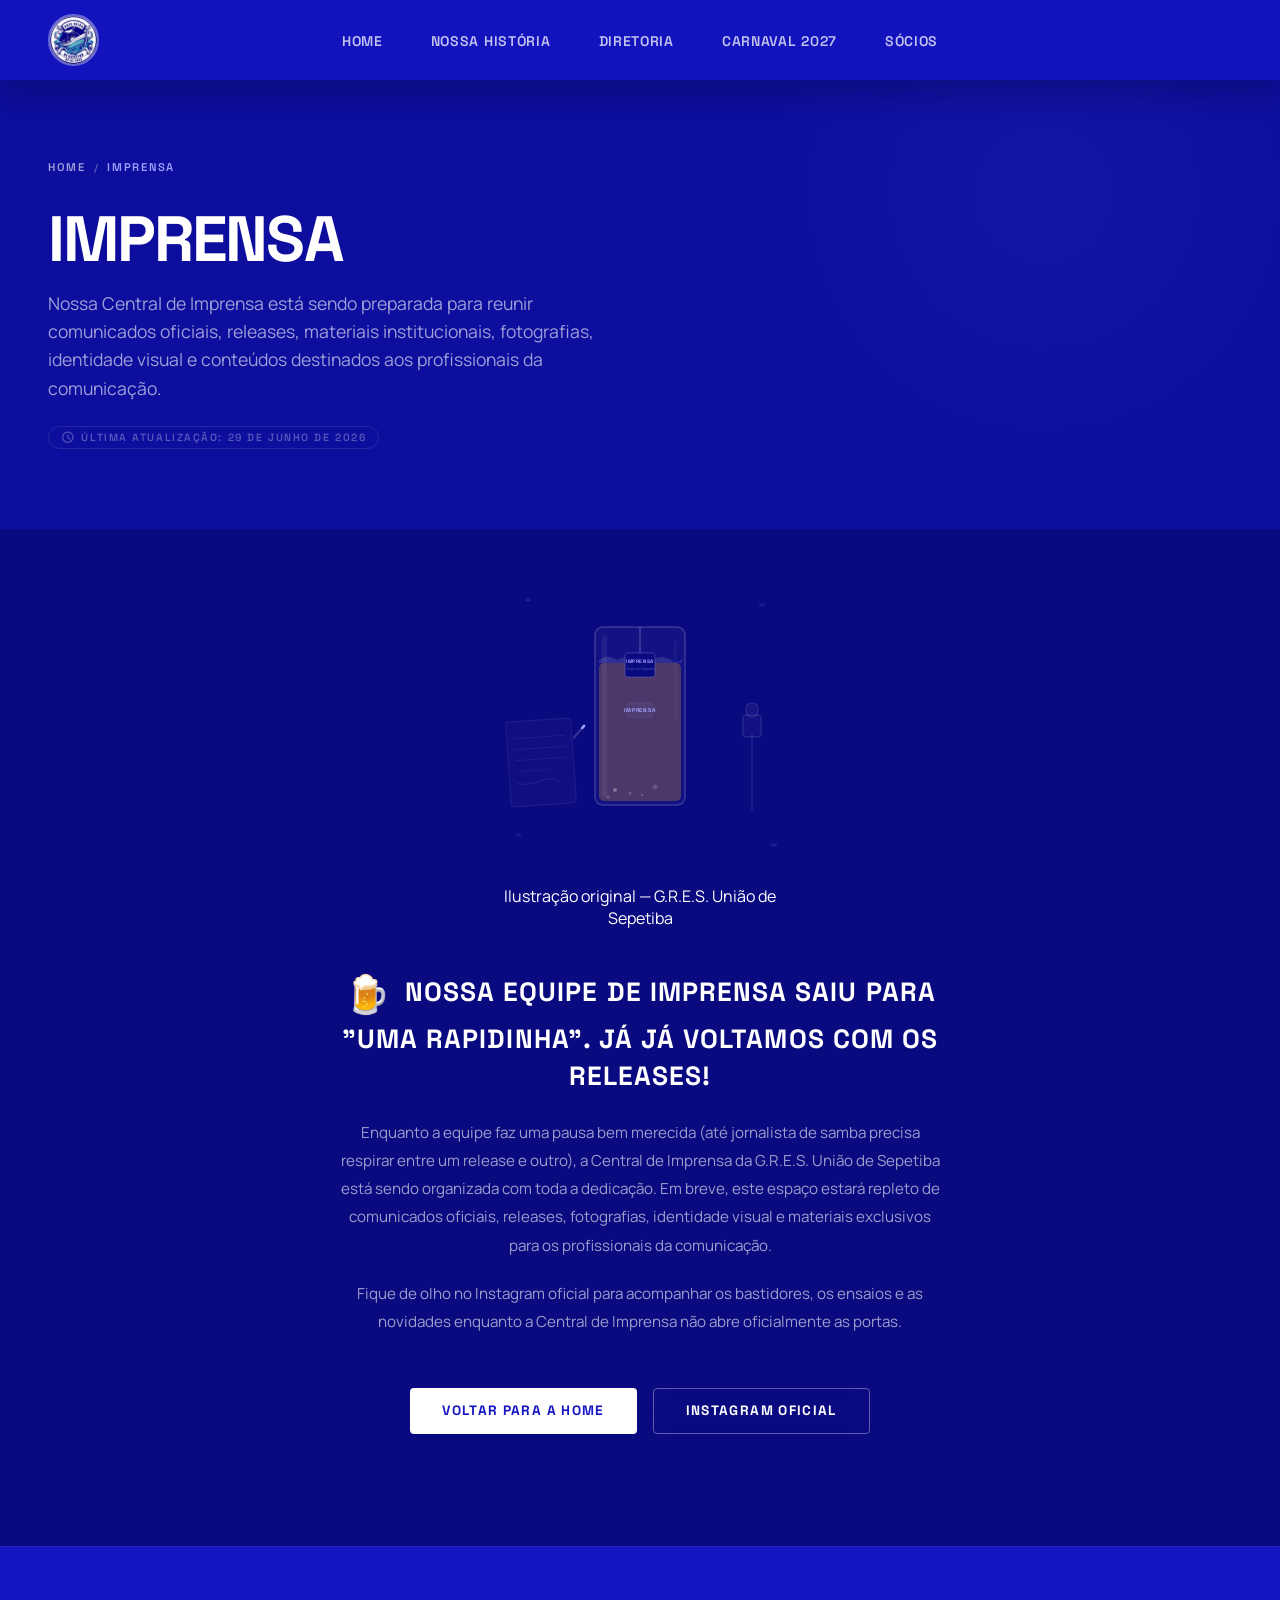
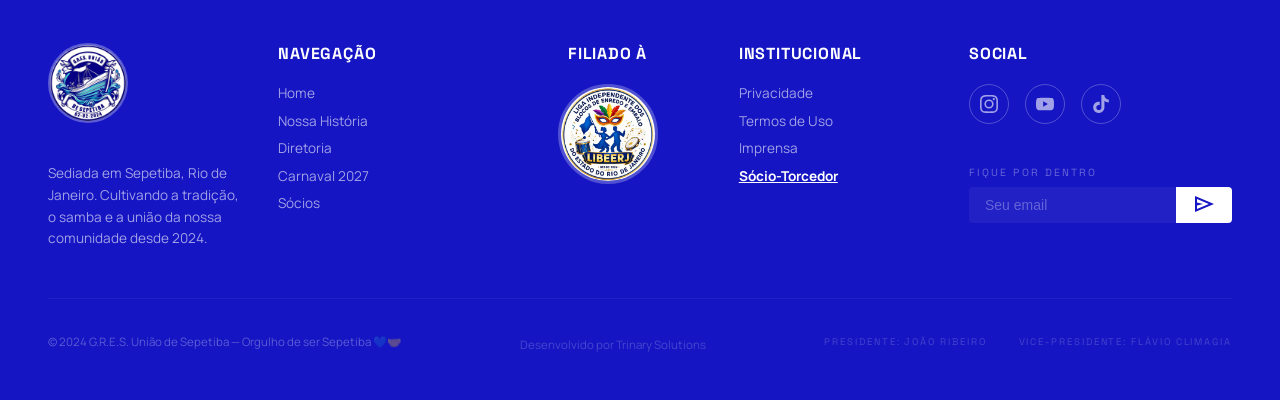
<file: imprensa.html>
﻿<!DOCTYPE html>
<html lang="pt-BR">
<head>
  <meta charset="UTF-8" />
  <meta name="viewport" content="width=device-width, initial-scale=1.0" />
  <title>Imprensa | G.R.E.S. União de Sepetiba</title>
  <meta name="description" content="A Central de Imprensa da G.R.E.S. União de Sepetiba está sendo preparada. Enquanto isso, acompanhe nossos canais oficiais e fique por dentro de tudo." />

  <link rel="preconnect" href="https://fonts.googleapis.com" />
  <link rel="preconnect" href="https://fonts.gstatic.com" crossorigin />
  <link href="https://fonts.googleapis.com/css2?family=Space+Grotesk:wght@300;400;500;600;700&family=Manrope:wght@300;400;500;600;700&display=swap" rel="stylesheet" />
  <link href="https://fonts.googleapis.com/css2?family=Material+Symbols+Outlined:wght,FILL@100..700,0..1&display=swap" rel="stylesheet" />

  <link rel="shortcut icon" href="favicon_io/favicon.ico" type="image/x-icon" />
  <link rel="stylesheet" href="css/style.css" />
  <link rel="stylesheet" href="css/institutional.css" />
  <link rel="canonical" href="https://uniaodesepetiba.com.br/imprensa" />

  <style>
    /* ── SVG animations ─────────────────────────────────── */
    @keyframes mug-toast {
      0%, 100% { transform: rotate(-1.5deg); }
      50% { transform: rotate(2.2deg); }
    }
    @keyframes badge-sway {
      0%, 100% { transform: rotate(-5deg); }
      50% { transform: rotate(5deg); }
    }
    @keyframes bubble-rise {
      0%   { transform: translateY(0);    opacity: 0; }
      15%  { opacity: 0.6; }
      100% { transform: translateY(-110px); opacity: 0; }
    }
    @keyframes sparkle-pulse {
      0%, 100% { opacity: 0.05; transform: scale(0.6); }
      50%      { opacity: 0.3;  transform: scale(1.1); }
    }
    @keyframes mic-float {
      0%, 100% { transform: rotate(6deg) translateY(0); }
      50%      { transform: rotate(6deg) translateY(-3px); }
    }
    .svg-mug-group {
      animation: mug-toast 4s ease-in-out infinite;
      transform-origin: 160px 255px;
    }
    .svg-badge-group {
      animation: badge-sway 3.2s ease-in-out infinite;
      transform-origin: 160px 82px;
    }
    .svg-bubble {
      animation: bubble-rise 3.5s ease-out infinite;
    }
    .svg-bubble:nth-child(2) { animation-delay: 0.8s; animation-duration: 4s; }
    .svg-bubble:nth-child(3) { animation-delay: 1.6s; animation-duration: 3s; }
    .svg-bubble:nth-child(4) { animation-delay: 2.2s; animation-duration: 3.8s; }
    .svg-bubble:nth-child(5) { animation-delay: 0.3s; animation-duration: 4.2s; }
    .svg-sparkle {
      animation: sparkle-pulse 2.8s ease-in-out infinite;
      transform-origin: center;
    }
    .svg-sparkle:nth-child(2) { animation-delay: 1.2s; }
    .svg-sparkle:nth-child(3) { animation-delay: 0.5s; }
    .svg-sparkle:nth-child(4) { animation-delay: 2s; }
    .svg-mic-group {
      animation: mic-float 3.6s ease-in-out infinite;
      transform-origin: 272px 265px;
    }

    /* ── Central content ────────────────────────────────── */
    .inst-central {
      display: flex;
      flex-direction: column;
      align-items: center;
      text-align: center;
      max-width: 38rem;
      margin: 0 auto;
      padding: 1rem 0 1rem;
    }

    .inst-central__media {
      margin: 0 0 2.5rem;
      width: 100%;
      max-width: 320px;
    }

    .inst-central__media svg {
      display: block;
      width: 100%;
      height: auto;
    }

    .inst-central__title {
      font-family: 'Space Grotesk', sans-serif;
      font-size: clamp(1.25rem, 2.5vw, 1.65rem);
      font-weight: 700;
      text-transform: uppercase;
      letter-spacing: 0.04em;
      color: var(--white);
      margin-bottom: 1.5rem;
      line-height: 1.4;
    }

    .inst-central__title .emoji {
      display: inline-block;
      font-size: 1.4em;
      vertical-align: middle;
      margin-right: 0.15em;
    }

    .inst-central__body {
      color: var(--white-60);
      font-size: 0.95rem;
      line-height: 1.85;
      margin-bottom: 0.5rem;
    }

    .inst-central__body p {
      margin-bottom: 1.25rem;
    }

    .inst-central__body p:last-child {
      margin-bottom: 0;
    }

    .inst-central__actions {
      display: flex;
      gap: 1rem;
      flex-wrap: wrap;
      justify-content: center;
      margin-top: 2.75rem;
    }

    .inst-central__actions .btn-primary,
    .inst-central__actions .btn-outline {
      text-decoration: none;
      display: inline-flex;
      align-items: center;
      gap: 0.5rem;
      font-size: 0.85rem;
      padding: 0.85rem 2rem;
    }

    @media (max-width: 768px) {
      .inst-central { padding: 0.5rem 0 0; }
      .inst-central__media { max-width: 260px; margin-bottom: 2rem; }
      .inst-central__actions { flex-direction: column; width: 100%; }
      .inst-central__actions .btn-primary,
      .inst-central__actions .btn-outline {
        width: 100%;
        justify-content: center;
      }
    }
  </style>
</head>
<body>

  <nav class="navbar">
    <a href="index.html" class="navbar__logo">
      <img src="images/logo-escola.jpeg" alt="G.R.E.S. União de Sepetiba" class="navbar__logo-img" />
    </a>
    <ul class="navbar__links">
      <li><a href="index.html">Home</a></li>
      <li><a href="nossa-historia.html">Nossa História</a></li>
      <li><a href="diretoria.html">Diretoria</a></li>
      <li><a href="carnaval2027.html">Carnaval 2027</a></li>
      <li><a href="socio.html">Sócios</a></li>
    </ul>
  </nav>

  <main>

    <section class="inst-hero" aria-labelledby="inst-hero-title">
      <div class="inst-hero__inner">
        <nav class="inst-breadcrumb" aria-label="Breadcrumb">
          <a href="index.html">Home</a>
          <span class="inst-breadcrumb__sep" aria-hidden="true">/</span>
          <span class="inst-breadcrumb__current">Imprensa</span>
        </nav>

        <h1 class="inst-hero__title" id="inst-hero-title">Imprensa</h1>

        <p class="inst-hero__sub">
          Nossa Central de Imprensa está sendo preparada para reunir comunicados oficiais, releases, materiais institucionais, fotografias, identidade visual e conteúdos destinados aos profissionais da comunicação.
        </p>

        <div class="inst-hero__meta">
          <span class="inst-hero__updated">
            <span class="material-symbols-outlined" aria-hidden="true">schedule</span>
            Última atualização: 29 de junho de 2026
          </span>
        </div>
      </div>
    </section>

    <div class="inst-page">
      <div class="inst-page__inner" style="justify-content: center;">
        <div class="inst-content" style="max-width: none; padding-top: 0;">

          <div class="inst-central">

            <figure class="inst-central__media" aria-label="Ilustração animada de uma caneca de chopp com crachá de imprensa, bloco de notas, caneta e microfone, representando uma pausa da equipe de jornalismo">
              <svg viewBox="0 0 320 340" fill="none" xmlns="http://www.w3.org/2000/svg" role="img" aria-hidden="true">

                <!-- ── Background sparkles ── -->
                <path class="svg-sparkle" d="M45,55 Q48,58 51,55 Q48,52 45,55Z" fill="#a0a0ff" opacity="0.15" />
                <path class="svg-sparkle" d="M278,60 Q282,64 286,60 Q282,56 278,60Z" fill="#a0a0ff" opacity="0.1" />
                <path class="svg-sparkle" d="M35,290 Q39,294 43,290 Q39,286 35,290Z" fill="#a0a0ff" opacity="0.08" />
                <path class="svg-sparkle" d="M290,300 Q294,304 298,300 Q294,296 290,300Z" fill="#a0a0ff" opacity="0.12" />

                <!-- ── Microphone (right, behind) ── -->
                <g class="svg-mic-group">
                  <line x1="272" y1="265" x2="272" y2="190" stroke="rgba(255,255,255,0.08)" stroke-width="2" stroke-linecap="round" />
                  <rect x="263" y="170" width="18" height="22" rx="3" fill="rgba(255,255,255,0.03)" stroke="rgba(255,255,255,0.12)" stroke-width="1.2" />
                  <rect x="266" y="158" width="12" height="14" rx="6" fill="rgba(255,255,255,0.04)" stroke="rgba(255,255,255,0.12)" stroke-width="1.2" />
                  <line x1="269" y1="162" x2="275" y2="162" stroke="rgba(255,255,255,0.07)" stroke-width="0.6" />
                  <line x1="269" y1="165" x2="275" y2="165" stroke="rgba(255,255,255,0.07)" stroke-width="0.6" />
                  <line x1="269" y1="168" x2="275" y2="168" stroke="rgba(255,255,255,0.07)" stroke-width="0.6" />
                </g>

                <!-- ── Notepad (left, behind) ── -->
                <g transform="rotate(-4, 60, 210)">
                  <rect x="28" y="175" width="65" height="85" rx="3" fill="rgba(255,255,255,0.02)" stroke="rgba(255,255,255,0.08)" stroke-width="1" />
                  <line x1="35" y1="192" x2="86" y2="192" stroke="rgba(255,255,255,0.07)" stroke-width="0.8" />
                  <line x1="35" y1="203" x2="86" y2="203" stroke="rgba(255,255,255,0.07)" stroke-width="0.8" />
                  <line x1="35" y1="214" x2="86" y2="214" stroke="rgba(255,255,255,0.07)" stroke-width="0.8" />
                  <line x1="35" y1="225" x2="72" y2="225" stroke="rgba(255,255,255,0.05)" stroke-width="0.8" />
                  <path d="M35,237 Q48,240 58,236 Q68,232 78,238" stroke="rgba(255,255,255,0.1)" stroke-width="0.8" fill="none" />
                  <!-- Pen -->
                  <line x1="95" y1="195" x2="105" y2="185" stroke="rgba(255,255,255,0.15)" stroke-width="2.5" stroke-linecap="round" />
                  <line x1="104" y1="186" x2="106" y2="184" stroke="#a0a0ff" stroke-width="2.5" stroke-linecap="round" />
                </g>

                <!-- ── Beer mug (center, front) ── -->
                <g class="svg-mug-group">
                  <!-- Glass body -->
                  <rect x="115" y="82" width="90" height="178" rx="8" fill="rgba(255,255,255,0.03)" stroke="rgba(255,255,255,0.18)" stroke-width="1.5" />
                  <!-- Beer liquid -->
                  <rect x="119" y="118" width="82" height="138" rx="5" fill="#F5A623" opacity="0.25" />
                  <!-- Foam -->
                  <path d="M119,115 Q128,108 137,115 Q146,109 155,115 Q164,108 173,115 Q182,109 191,115 Q196,120 201,115 Q205,110 201,118 L119,118Z" fill="rgba(255,255,255,0.12)" />
                  <!-- Glass shine -->
                  <rect x="122" y="90" width="5" height="162" rx="2.5" fill="rgba(255,255,255,0.06)" />
                  <rect x="194" y="96" width="3" height="80" rx="1.5" fill="rgba(255,255,255,0.03)" />
                  <!-- Label on glass -->
                  <rect x="148" y="158" width="24" height="14" rx="2" fill="rgba(160,160,255,0.06)" stroke="rgba(160,160,255,0.15)" stroke-width="0.8" />
                  <text x="160" y="167" text-anchor="middle" fill="#a0a0ff" font-family="'Space Grotesk', sans-serif" font-size="5.5" font-weight="700" letter-spacing="0.8">IMPRENSA</text>

                  <!-- Bubbles -->
                  <circle class="svg-bubble" cx="135" cy="245" r="2" fill="rgba(255,255,255,0.3)" />
                  <circle class="svg-bubble" cx="150" cy="248" r="1.5" fill="rgba(255,255,255,0.2)" />
                  <circle class="svg-bubble" cx="175" cy="242" r="2.5" fill="rgba(255,255,255,0.15)" />
                  <circle class="svg-bubble" cx="162" cy="250" r="1" fill="rgba(255,255,255,0.25)" />
                  <circle class="svg-bubble" cx="128" cy="252" r="1.8" fill="rgba(255,255,255,0.15)" />
                </g>

                <!-- ── Badge hanging (front) ── -->
                <g class="svg-badge-group">
                  <line x1="160" y1="82" x2="160" y2="108" stroke="rgba(255,255,255,0.25)" stroke-width="1.2" />
                  <rect x="145" y="108" width="30" height="24" rx="3" fill="var(--blue-darker, #0d0d1a)" stroke="rgba(160,160,255,0.35)" stroke-width="0.8" />
                  <text x="160" y="118" text-anchor="middle" fill="#a0a0ff" font-family="'Space Grotesk', sans-serif" font-size="5" font-weight="700" letter-spacing="0.6">IMPRENSA</text>
                  <text x="160" y="125" text-anchor="middle" fill="rgba(255,255,255,0.35)" font-family="'Manrope', sans-serif" font-size="3.2">União de Sepetiba</text>
                </g>

              </svg>
              <figcaption class="inst-central__caption">
                Ilustração original — G.R.E.S. União de Sepetiba
              </figcaption>
            </figure>

            <h2 class="inst-central__title">
              <span class="emoji" role="img" aria-label="cerveja">🍺</span>
              Nossa equipe de imprensa saiu para "uma rapidinha". Já já voltamos com os releases!
            </h2>

            <div class="inst-central__body">
              <p>
                Enquanto a equipe faz uma pausa bem merecida (até jornalista de samba precisa respirar entre um release e outro), a Central de Imprensa da G.R.E.S. União de Sepetiba está sendo organizada com toda a dedicação. Em breve, este espaço estará repleto de comunicados oficiais, releases, fotografias, identidade visual e materiais exclusivos para os profissionais da comunicação.
              </p>
              <p>
                Fique de olho no Instagram oficial para acompanhar os bastidores, os ensaios e as novidades enquanto a Central de Imprensa não abre oficialmente as portas.
              </p>
            </div>

            <div class="inst-central__actions">
              <a href="index.html" class="btn-primary">Voltar para a Home</a>
              <a href="https://www.instagram.com/gresuniaodesepetiba/" target="_blank" rel="noopener noreferrer" class="btn-outline">Instagram Oficial</a>
            </div>

          </div>

        </div>
      </div>
    </div>

  </main>

  <footer>
    <div class="footer__grid">

      <div>
        <div class="footer__logo">
          <img src="images/logo-escola.jpeg" alt="G.R.E.S. União de Sepetiba" style="height:5rem;width:5rem;object-fit:cover;border-radius:50%;border:2px solid rgba(255,255,255,0.3);margin-bottom:1rem;" />
        </div>
        <p class="footer__desc">
          Sediada em Sepetiba, Rio de Janeiro. Cultivando a tradição,
          o samba e a união da nossa comunidade desde 2024.
        </p>
      </div>

      <div class="footer__col">
        <h4>Navegação</h4>
        <a href="index.html">Home</a>
        <a href="nossa-historia.html">Nossa História</a>
        <a href="diretoria.html">Diretoria</a>
        <a href="carnaval2027.html">Carnaval 2027</a>
        <a href="socio.html">Sócios</a>
      </div>

      <div class="footer__col-filiado">
        <span class="filiado-label">Filiado à</span>
        <img src="images/libeerj_logo.jpeg" alt="LIGA-BERJ" class="filiado-logo" />
      </div>

      <div class="footer__col">
        <h4>Institucional</h4>
        <a href="privacidade.html">Privacidade</a>
        <a href="termos-de-uso.html">Termos de Uso</a>
        <a href="imprensa.html">Imprensa</a>
        <a href="socio.html" style="color:#fff;font-weight:700;text-decoration:underline;">Sócio-Torcedor</a>
      </div>

      <div class="footer__col">
        <h4>Social</h4>
        <div class="footer__social">
          <a href="https://www.instagram.com/gresuniaodesepetiba/" target="_blank" class="social-btn instagram" aria-label="Instagram">
            <svg width="18" height="18" viewBox="0 0 24 24" fill="currentColor"><path d="M12 2.163c3.204 0 3.584.012 4.85.07 3.252.148 4.771 1.691 4.919 4.919.058 1.265.069 1.645.069 4.849 0 3.205-.012 3.584-.069 4.849-.149 3.225-1.664 4.771-4.919 4.919-1.266.058-1.644.07-4.85.07-3.204 0-3.584-.012-4.849-.07-3.26-.149-4.771-1.699-4.919-4.92-.058-1.265-.07-1.644-.07-4.849 0-3.204.013-3.583.07-4.849.149-3.227 1.664-4.771 4.919-4.919 1.266-.057 1.645-.069 4.849-.069zM12 0C8.741 0 8.333.014 7.053.072 2.695.272.273 2.69.073 7.052.014 8.333 0 8.741 0 12c0 3.259.014 3.668.072 4.948.2 4.358 2.618 6.78 6.98 6.98C8.333 23.986 8.741 24 12 24c3.259 0 3.668-.014 4.948-.072 4.354-.2 6.782-2.618 6.979-6.98.059-1.28.073-1.689.073-4.948 0-3.259-.014-3.667-.072-4.947-.196-4.354-2.617-6.78-6.979-6.98C15.668.014 15.259 0 12 0zm0 5.838a6.162 6.162 0 100 12.324 6.162 6.162 0 000-12.324zM12 16a4 4 0 110-8 4 4 0 010 8zm6.406-11.845a1.44 1.44 0 100 2.881 1.44 1.44 0 000-2.881z"/></svg>
          </a>
          <a href="https://www.youtube.com/@Uni%C3%A3odeSepetibaTV" target="_blank" class="social-btn youtube" aria-label="YouTube">
            <svg width="18" height="18" viewBox="0 0 24 24" fill="currentColor"><path d="M23.498 6.186a3.016 3.016 0 00-2.122-2.136C19.505 3.545 12 3.545 12 3.545s-7.505 0-9.377.505A3.017 3.017 0 00.502 6.186C0 8.07 0 12 0 12s0 3.93.502 5.814a3.016 3.016 0 002.122 2.136c1.871.505 9.376.505 9.376.505s7.505 0 9.377-.505a3.015 3.015 0 002.122-2.136C24 15.93 24 12 24 12s0-3.93-.502-5.814zM9.545 15.568V8.432L15.818 12l-6.273 3.568z"/></svg>
          </a>
          <a href="https://www.tiktok.com/@g.r.e.s.unio.de.s?_r=1&_t=ZS-96HOAADJyFA" target="_blank" class="social-btn tiktok" aria-label="TikTok">
            <svg width="18" height="18" viewBox="0 0 24 24" fill="currentColor"><path d="M12.525.02c1.31-.02 2.61-.01 3.91-.02.08 1.53.63 3.09 1.75 4.17 1.12 1.11 2.7 1.62 4.24 1.79v4.03c-1.44-.05-2.89-.35-4.2-.97-.57-.26-1.1-.59-1.62-.93-.01 2.92.01 5.84-.02 8.75-.08 1.4-.54 2.79-1.35 3.94-1.31 1.92-3.58 3.17-5.91 3.21-1.43.08-2.86-.31-4.08-1.03-2.02-1.19-3.44-3.37-3.65-5.71-.02-.5-.03-1-.01-1.49.18-1.9 1.12-3.72 2.58-4.96 1.66-1.44 3.98-2.13 6.15-1.72.02 1.48-.04 2.96-.04 4.44-.99-.32-2.15-.23-3.02.37-.63.41-1.11 1.04-1.36 1.75-.21.51-.15 1.07-.14 1.61.24 1.64 1.82 3.02 3.5 2.87 1.12-.01 2.19-.66 2.77-1.61.19-.33.4-.67.41-1.06.1-1.79.06-3.57.07-5.36.01-4.03-.01-8.05.02-12.07z"/></svg>
          </a>
        </div>
        <p class="newsletter-label">Fique por dentro</p>
        <div class="newsletter-form">
          <input type="email" placeholder="Seu email" />
          <button type="button" aria-label="Enviar">
            <span class="material-symbols-outlined">send</span>
          </button>
        </div>
      </div>

    </div>

    <div class="footer__bottom">
      <p>&copy; 2024 G.R.E.S. União de Sepetiba — Orgulho de ser Sepetiba &#x1F499;&#x1F91D;</p>
      <p class="credit">Desenvolvido por Trinary Solutions</p>
      <div class="badges">
        <span>Presidente: João Ribeiro</span>
        <span>Vice-presidente: Flávio Climagia</span>
      </div>
    </div>
  </footer>

  <script src="js/institutional.js"></script>
</body>
</html>
</file>
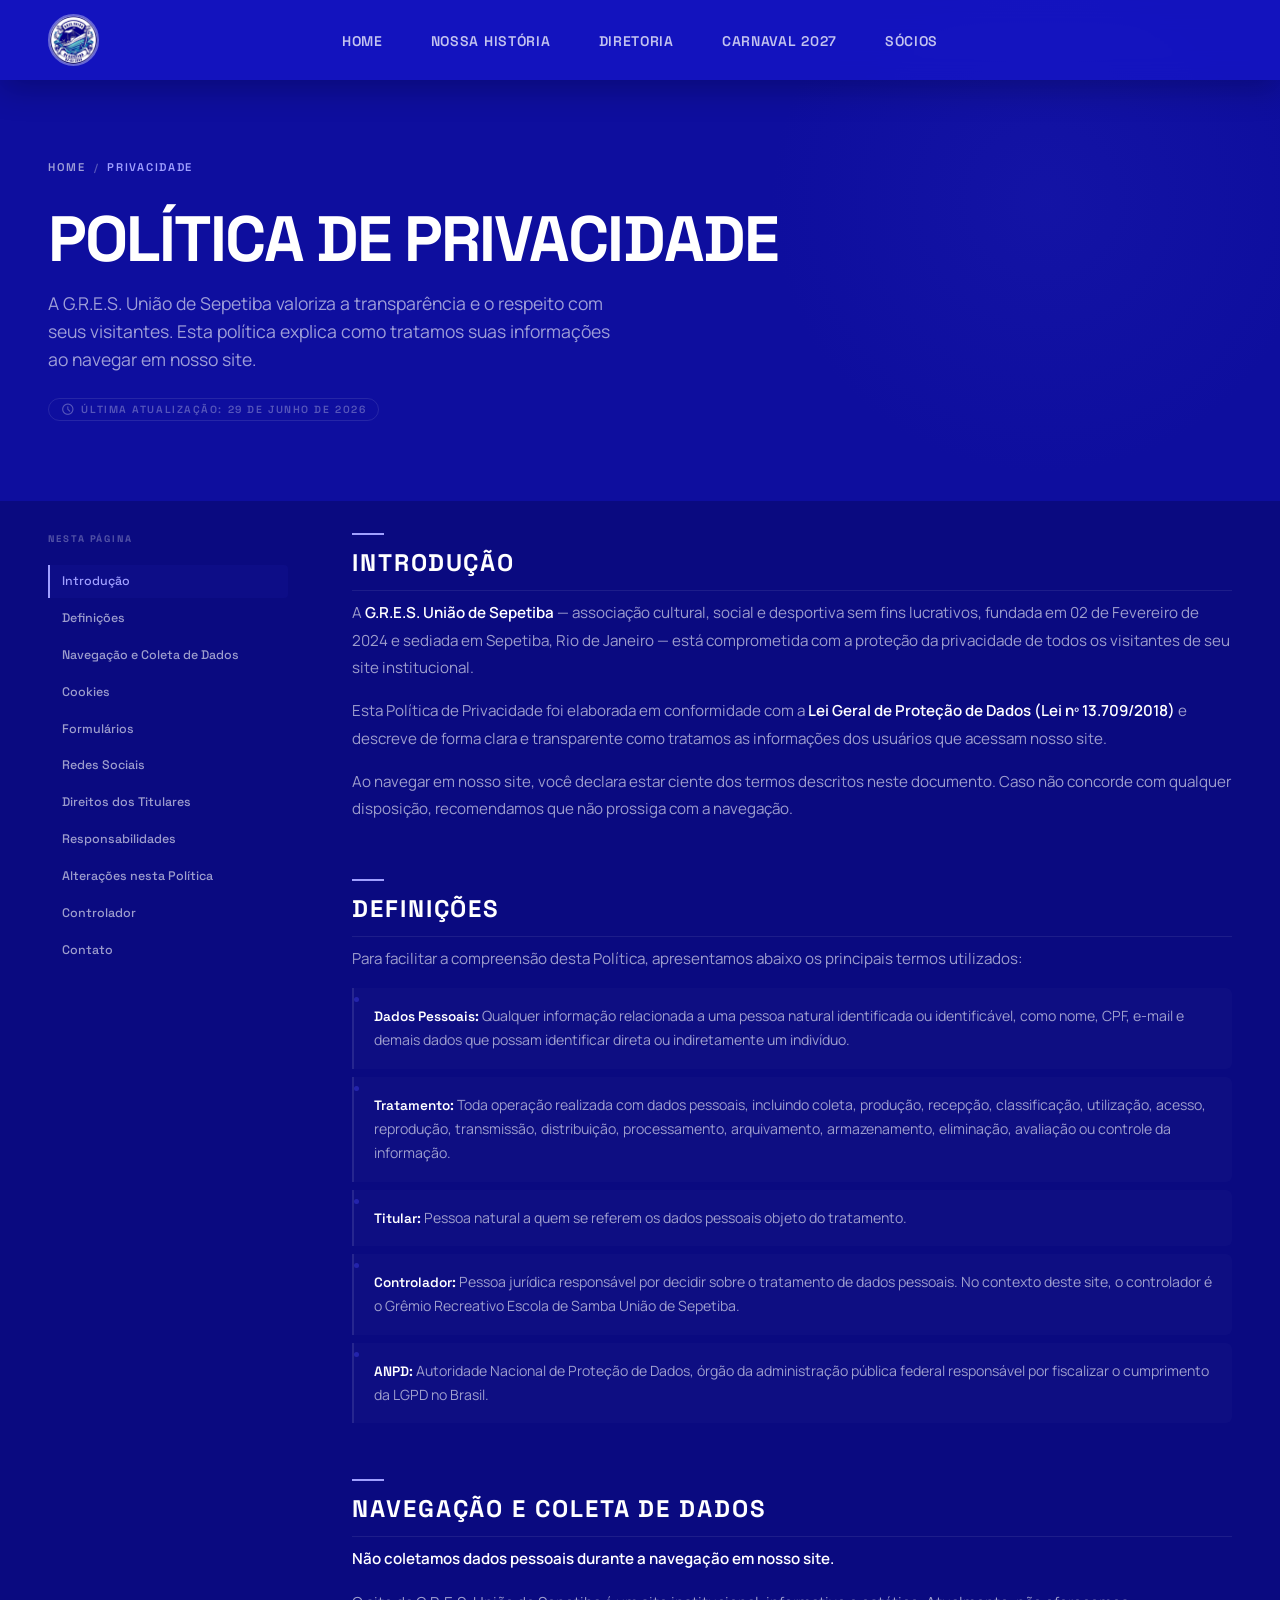
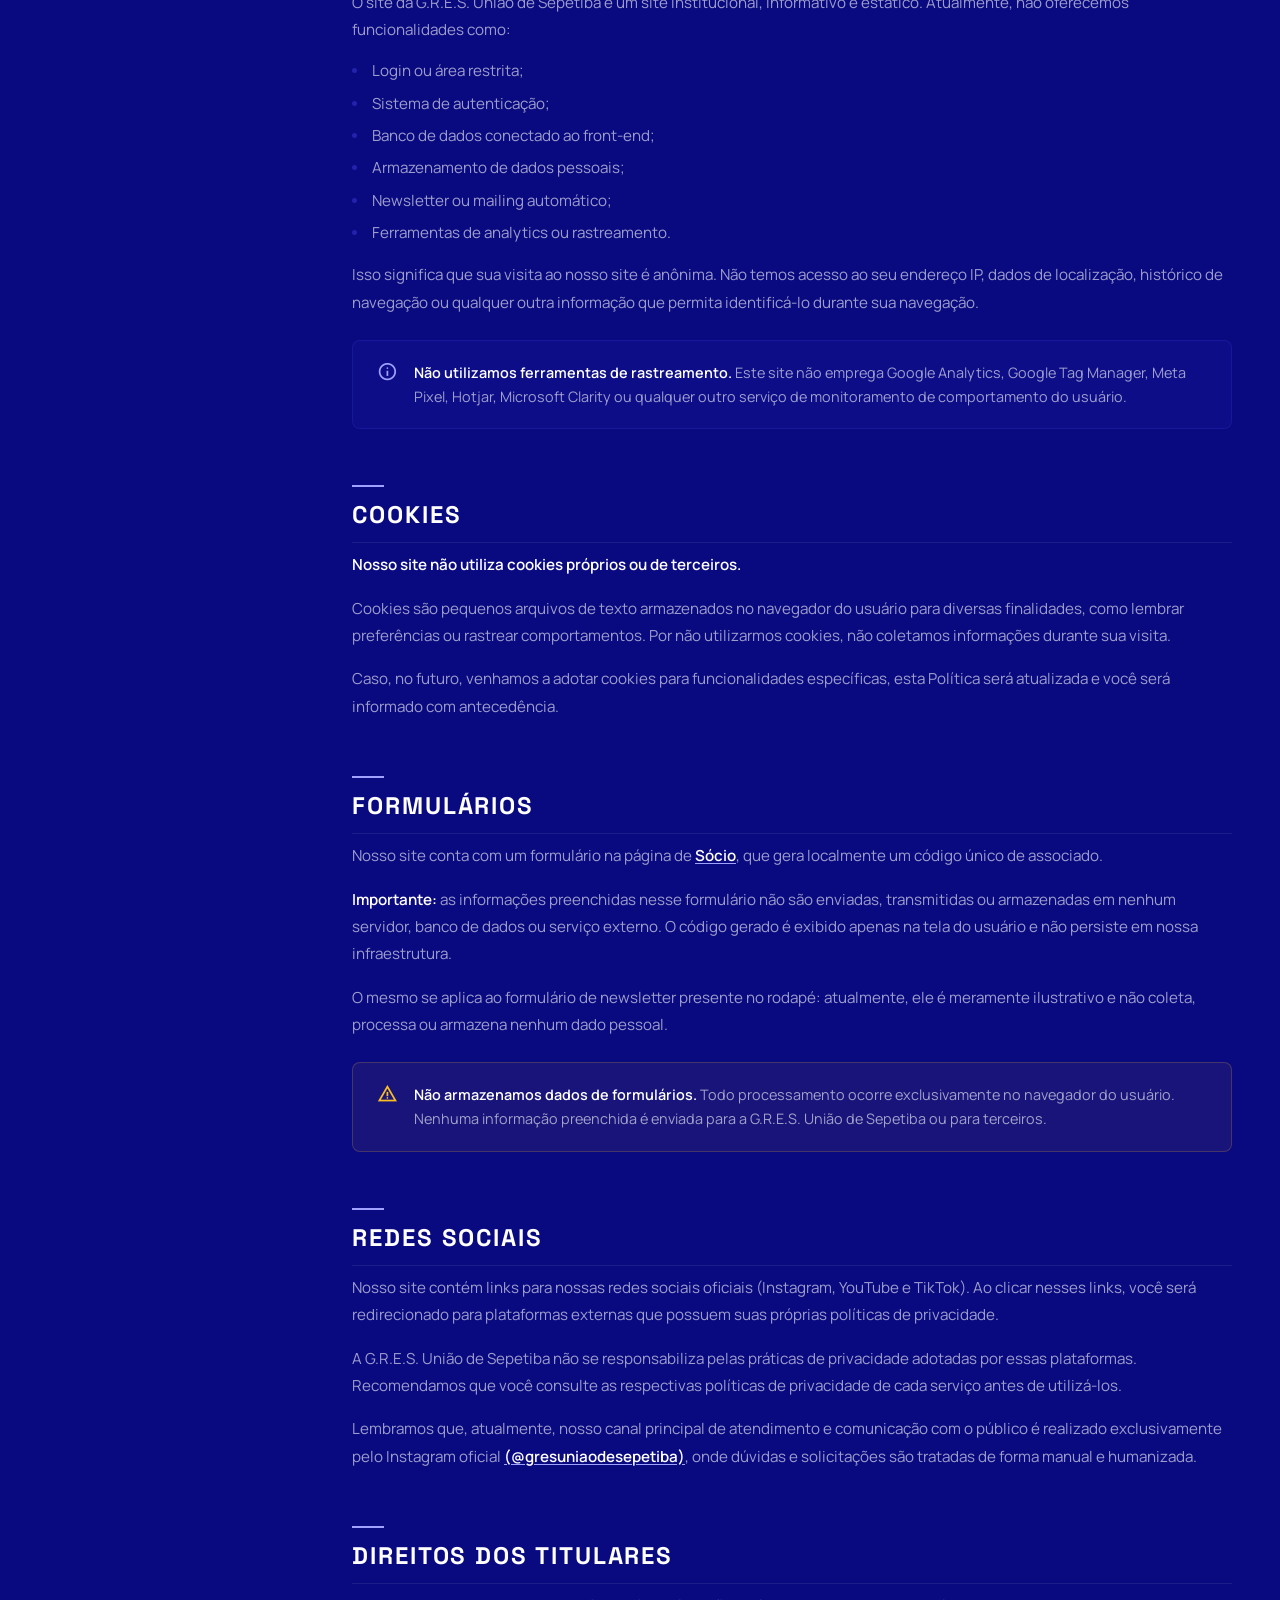
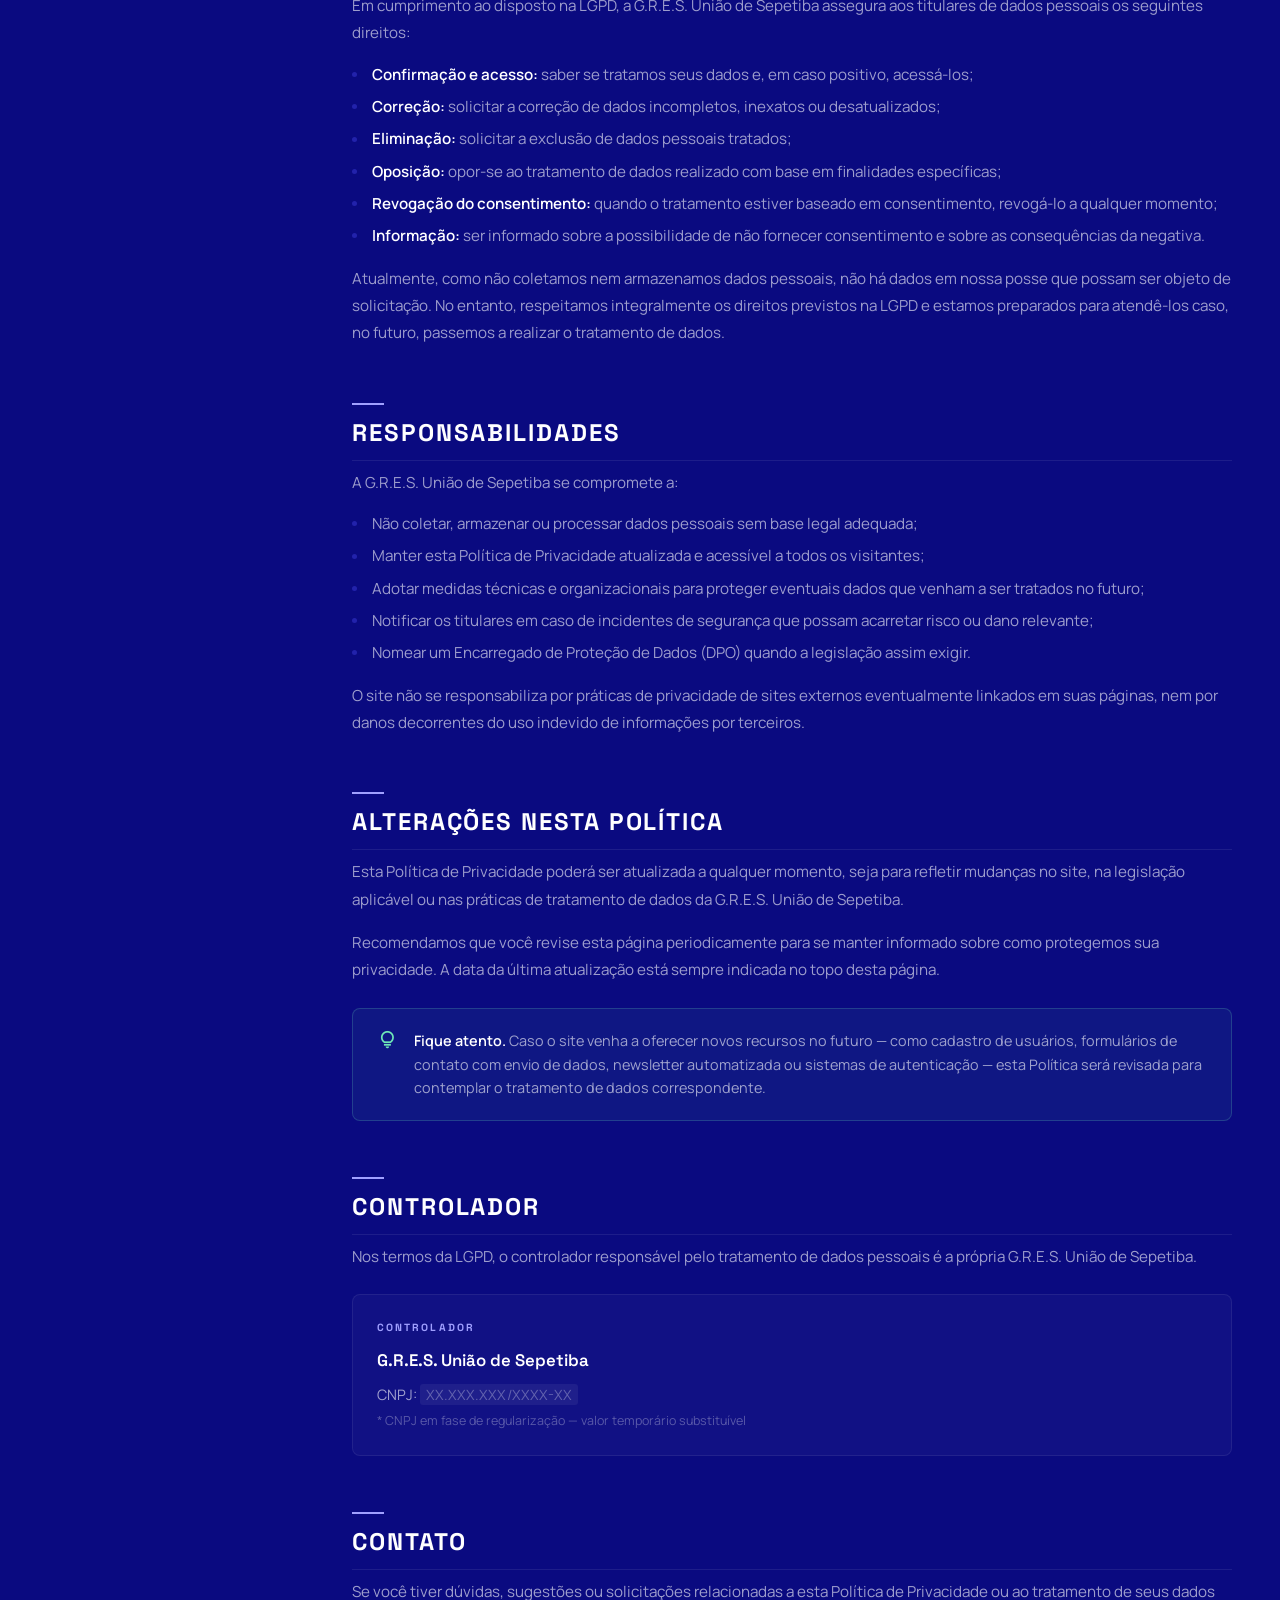
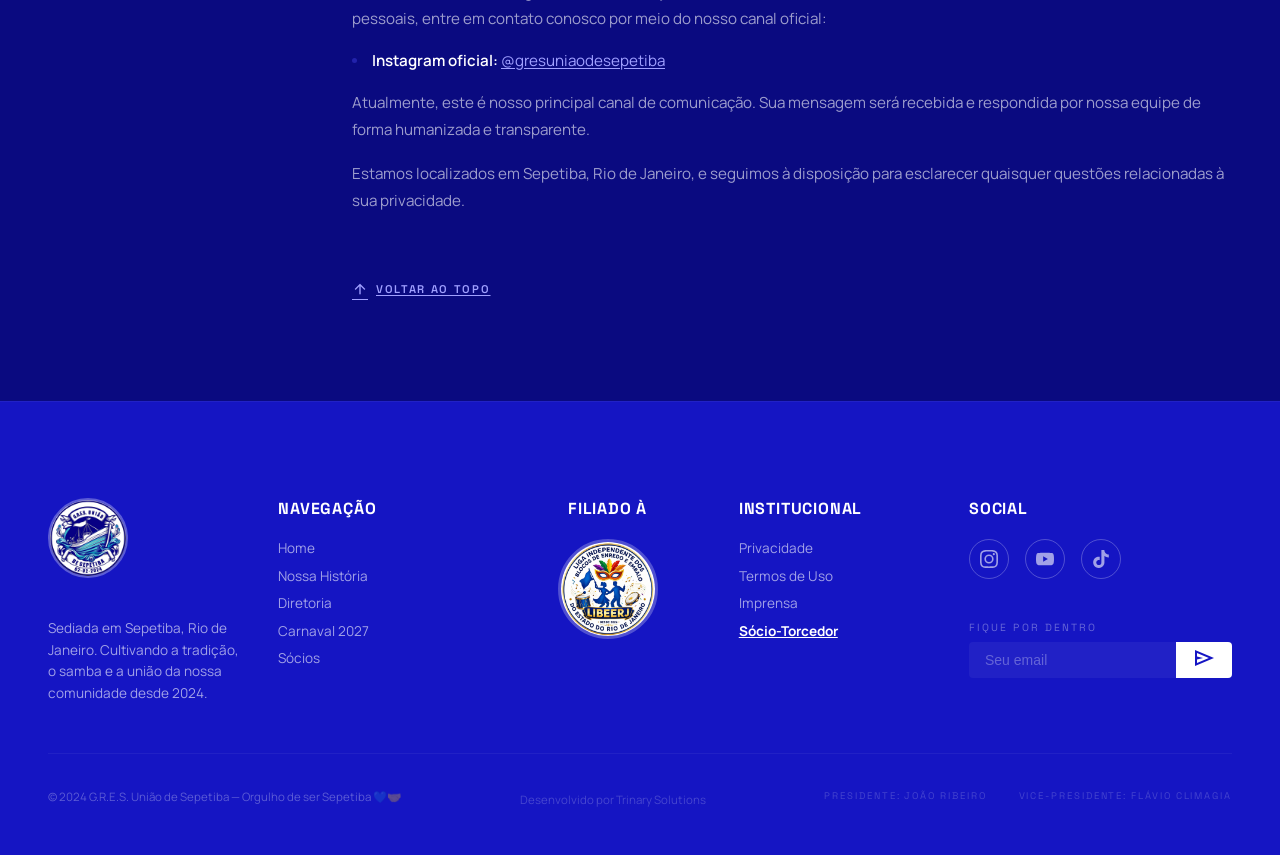
<file: privacidade.html>
<!DOCTYPE html>
<html lang="pt-BR">
<head>
  <meta charset="UTF-8" />
  <meta name="viewport" content="width=device-width, initial-scale=1.0" />
  <title>Política de Privacidade | G.R.E.S. União de Sepetiba</title>

  <link rel="preconnect" href="https://fonts.googleapis.com" />
  <link rel="preconnect" href="https://fonts.gstatic.com" crossorigin />
  <link href="https://fonts.googleapis.com/css2?family=Space+Grotesk:wght@300;400;500;600;700&family=Manrope:wght@300;400;500;600;700&display=swap" rel="stylesheet" />
  <link href="https://fonts.googleapis.com/css2?family=Material+Symbols+Outlined:wght,FILL@100..700,0..1&display=swap" rel="stylesheet" />

  <link rel="shortcut icon" href="favicon_io/favicon.ico" type="image/x-icon" />
  <link rel="stylesheet" href="css/style.css" />
  <link rel="stylesheet" href="css/institutional.css" />
  <link rel="canonical" href="https://uniaodesepetiba.com.br/privacidade" />
</head>
<body>

  <!-- ══════════════════════════════════════════════════════════
      NAVBAR
  ══════════════════════════════════════════════════════════ -->
  <nav class="navbar">
    <a href="index.html" class="navbar__logo">
      <img src="images/logo-escola.jpeg" alt="G.R.E.S. União de Sepetiba" class="navbar__logo-img" />
    </a>
    <ul class="navbar__links">
      <li><a href="index.html">Home</a></li>
      <li><a href="nossa-historia.html">Nossa História</a></li>
      <li><a href="diretoria.html">Diretoria</a></li>
      <li><a href="carnaval2027.html">Carnaval 2027</a></li>
      <li><a href="socio.html">Sócios</a></li>
    </ul>
  </nav>

  <main>

    <!-- ══════════════════════════════════════════════════════════
        HERO
    ══════════════════════════════════════════════════════════ -->
    <section class="inst-hero" aria-labelledby="inst-hero-title">
      <div class="inst-hero__inner">
        <nav class="inst-breadcrumb" aria-label="Breadcrumb">
          <a href="index.html">Home</a>
          <span class="inst-breadcrumb__sep" aria-hidden="true">/</span>
          <span class="inst-breadcrumb__current">Privacidade</span>
        </nav>

        <h1 class="inst-hero__title" id="inst-hero-title">Política de Privacidade</h1>

        <p class="inst-hero__sub">
          A G.R.E.S. União de Sepetiba valoriza a transparência e o respeito com seus visitantes.
          Esta política explica como tratamos suas informações ao navegar em nosso site.
        </p>

        <div class="inst-hero__meta">
          <span class="inst-hero__updated">
            <span class="material-symbols-outlined" aria-hidden="true">schedule</span>
            Última atualização: 29 de Junho de 2026
          </span>
        </div>
      </div>
    </section>

    <!-- ══════════════════════════════════════════════════════════
        PAGE
    ══════════════════════════════════════════════════════════ -->
    <div class="inst-page">
      <div class="inst-page__inner">

        <!-- ── Sidebar ──────────────────────────────────────── -->
        <aside class="inst-sidebar" id="instSidebar" aria-label="Índice da página">
          <span class="inst-sidebar__label">Nesta página</span>
          <nav class="inst-sidebar__nav" aria-label="Seções">
            <a href="#introducao" class="inst-sidebar__link">Introdução</a>
            <a href="#definicoes" class="inst-sidebar__link">Definições</a>
            <a href="#navegacao" class="inst-sidebar__link">Navegação e Coleta de Dados</a>
            <a href="#cookies" class="inst-sidebar__link">Cookies</a>
            <a href="#formularios" class="inst-sidebar__link">Formulários</a>
            <a href="#redes-sociais" class="inst-sidebar__link">Redes Sociais</a>
            <a href="#direitos" class="inst-sidebar__link">Direitos dos Titulares</a>
            <a href="#responsabilidades" class="inst-sidebar__link">Responsabilidades</a>
            <a href="#alteracoes" class="inst-sidebar__link">Alterações nesta Política</a>
            <a href="#controlador" class="inst-sidebar__link">Controlador</a>
            <a href="#contato" class="inst-sidebar__link">Contato</a>
          </nav>
        </aside>

        <!-- ── Content ──────────────────────────────────────── -->
        <div class="inst-content">

          <!-- INTRODUÇÃO -->
          <section class="inst-section" id="introducao" aria-labelledby="s-introducao">
            <h2 class="inst-section__title" id="s-introducao">Introdução</h2>
            <div class="inst-section__body">
              <p>
                A <strong>G.R.E.S. União de Sepetiba</strong> — associação cultural, social e desportiva sem fins
                lucrativos, fundada em 02 de Fevereiro de 2024 e sediada em Sepetiba, Rio de Janeiro — está comprometida
                com a proteção da privacidade de todos os visitantes de seu site institucional.
              </p>
              <p>
                Esta Política de Privacidade foi elaborada em conformidade com a
                <strong>Lei Geral de Proteção de Dados (Lei nº 13.709/2018)</strong> e descreve de
                forma clara e transparente como tratamos as informações dos usuários que acessam
                nosso site.
              </p>
              <p>
                Ao navegar em nosso site, você declara estar ciente dos termos descritos neste
                documento. Caso não concorde com qualquer disposição, recomendamos que não
                prossiga com a navegação.
              </p>
            </div>
          </section>

          <!-- DEFINIÇÕES -->
          <section class="inst-section" id="definicoes" aria-labelledby="s-definicoes">
            <h2 class="inst-section__title" id="s-definicoes">Definições</h2>
            <div class="inst-section__body">
              <p>
                Para facilitar a compreensão desta Política, apresentamos abaixo os principais
                termos utilizados:
              </p>

              <ul class="inst-defs">
                <li class="inst-defs__item">
                  <strong class="inst-defs__term">Dados Pessoais:</strong>
                  <span class="inst-defs__desc">Qualquer informação relacionada a uma pessoa natural identificada ou identificável, como nome, CPF, e-mail e demais dados que possam identificar direta ou indiretamente um indivíduo.</span>
                </li>
                <li class="inst-defs__item">
                  <strong class="inst-defs__term">Tratamento:</strong>
                  <span class="inst-defs__desc">Toda operação realizada com dados pessoais, incluindo coleta, produção, recepção, classificação, utilização, acesso, reprodução, transmissão, distribuição, processamento, arquivamento, armazenamento, eliminação, avaliação ou controle da informação.</span>
                </li>
                <li class="inst-defs__item">
                  <strong class="inst-defs__term">Titular:</strong>
                  <span class="inst-defs__desc">Pessoa natural a quem se referem os dados pessoais objeto do tratamento.</span>
                </li>
                <li class="inst-defs__item">
                  <strong class="inst-defs__term">Controlador:</strong>
                  <span class="inst-defs__desc">Pessoa jurídica responsável por decidir sobre o tratamento de dados pessoais. No contexto deste site, o controlador é o Grêmio Recreativo Escola de Samba União de Sepetiba.</span>
                </li>
                <li class="inst-defs__item">
                  <strong class="inst-defs__term">ANPD:</strong>
                  <span class="inst-defs__desc">Autoridade Nacional de Proteção de Dados, órgão da administração pública federal responsável por fiscalizar o cumprimento da LGPD no Brasil.</span>
                </li>
              </ul>
            </div>
          </section>

          <!-- NAVEGAÇÃO E COLETA -->
          <section class="inst-section" id="navegacao" aria-labelledby="s-navegacao">
            <h2 class="inst-section__title" id="s-navegacao">Navegação e Coleta de Dados</h2>
            <div class="inst-section__body">
              <p>
                <strong>Não coletamos dados pessoais durante a navegação em nosso site.</strong>
              </p>
              <p>
                O site da G.R.E.S. União de Sepetiba é um site institucional, informativo e
                estático. Atualmente, não oferecemos funcionalidades como:
              </p>
              <ul>
                <li>Login ou área restrita;</li>
                <li>Sistema de autenticação;</li>
                <li>Banco de dados conectado ao front-end;</li>
                <li>Armazenamento de dados pessoais;</li>
                <li>Newsletter ou mailing automático;</li>
                <li>Ferramentas de analytics ou rastreamento.</li>
              </ul>
              <p>
                Isso significa que sua visita ao nosso site é anônima. Não temos acesso ao seu
                endereço IP, dados de localização, histórico de navegação ou qualquer outra
                informação que permita identificá-lo durante sua navegação.
              </p>

              <div class="inst-alert inst-alert--info">
                <span class="material-symbols-outlined inst-alert__icon" aria-hidden="true">info</span>
                <div class="inst-alert__body">
                  <strong>Não utilizamos ferramentas de rastreamento.</strong> Este site não emprega
                  Google Analytics, Google Tag Manager, Meta Pixel, Hotjar, Microsoft Clarity ou
                  qualquer outro serviço de monitoramento de comportamento do usuário.
                </div>
              </div>
            </div>
          </section>

          <!-- COOKIES -->
          <section class="inst-section" id="cookies" aria-labelledby="s-cookies">
            <h2 class="inst-section__title" id="s-cookies">Cookies</h2>
            <div class="inst-section__body">
              <p>
                <strong>Nosso site não utiliza cookies próprios ou de terceiros.</strong>
              </p>
              <p>
                Cookies são pequenos arquivos de texto armazenados no navegador do usuário para
                diversas finalidades, como lembrar preferências ou rastrear comportamentos. Por não
                utilizarmos cookies, não coletamos informações durante sua visita.
              </p>
              <p>
                Caso, no futuro, venhamos a adotar cookies para funcionalidades específicas,
                esta Política será atualizada e você será informado com antecedência.
              </p>
            </div>
          </section>

          <!-- FORMULÁRIOS -->
          <section class="inst-section" id="formularios" aria-labelledby="s-formularios">
            <h2 class="inst-section__title" id="s-formularios">Formulários</h2>
            <div class="inst-section__body">
              <p>
                Nosso site conta com um formulário na página de <a href="socio.html"><strong>Sócio</strong></a>, que gera
                localmente um código único de associado.
              </p>
              <p>
                <strong>Importante:</strong> as informações preenchidas nesse formulário não são
                enviadas, transmitidas ou armazenadas em nenhum servidor, banco de dados ou
                serviço externo. O código gerado é exibido apenas na tela do usuário e não persiste
                em nossa infraestrutura.
              </p>
              <p>
                O mesmo se aplica ao formulário de newsletter presente no rodapé: atualmente, ele
                é meramente ilustrativo e não coleta, processa ou armazena nenhum dado pessoal.
              </p>

              <div class="inst-alert inst-alert--warn">
                <span class="material-symbols-outlined inst-alert__icon" aria-hidden="true">warning</span>
                <div class="inst-alert__body">
                  <strong>Não armazenamos dados de formulários.</strong> Todo processamento
                  ocorre exclusivamente no navegador do usuário. Nenhuma informação preenchida
                  é enviada para a G.R.E.S. União de Sepetiba ou para terceiros.
                </div>
              </div>
            </div>
          </section>

          <!-- REDES SOCIAIS -->
          <section class="inst-section" id="redes-sociais" aria-labelledby="s-redes-sociais">
            <h2 class="inst-section__title" id="s-redes-sociais">Redes Sociais</h2>
            <div class="inst-section__body">
              <p>
                Nosso site contém links para nossas redes sociais oficiais (Instagram, YouTube e
                TikTok). Ao clicar nesses links, você será redirecionado para plataformas externas
                que possuem suas próprias políticas de privacidade.
              </p>
              <p>
                A G.R.E.S. União de Sepetiba não se responsabiliza pelas práticas de privacidade
                adotadas por essas plataformas. Recomendamos que você consulte as respectivas
                políticas de privacidade de cada serviço antes de utilizá-los.
              </p>
              <p>
                Lembramos que, atualmente, nosso canal principal de atendimento e comunicação
                com o público é realizado exclusivamente pelo Instagram oficial <a href="https://www.instagram.com/gresuniaodesepetiba/"><strong>(@gresuniaodesepetiba)</strong></a>, onde dúvidas e
                solicitações são tratadas de forma manual e humanizada.
              </p>
            </div>
          </section>

          <!-- DIREITOS -->
          <section class="inst-section" id="direitos" aria-labelledby="s-direitos">
            <h2 class="inst-section__title" id="s-direitos">Direitos dos Titulares</h2>
            <div class="inst-section__body">
              <p>
                Em cumprimento ao disposto na LGPD, a G.R.E.S. União de Sepetiba assegura aos
                titulares de dados pessoais os seguintes direitos:
              </p>
              <ul>
                <li><strong>Confirmação e acesso:</strong> saber se tratamos seus dados e, em caso positivo, acessá-los;</li>
                <li><strong>Correção:</strong> solicitar a correção de dados incompletos, inexatos ou desatualizados;</li>
                <li><strong>Eliminação:</strong> solicitar a exclusão de dados pessoais tratados;</li>
                <li><strong>Oposição:</strong> opor-se ao tratamento de dados realizado com base em finalidades específicas;</li>
                <li><strong>Revogação do consentimento:</strong> quando o tratamento estiver baseado em consentimento, revogá-lo a qualquer momento;</li>
                <li><strong>Informação:</strong> ser informado sobre a possibilidade de não fornecer consentimento e sobre as consequências da negativa.</li>
              </ul>
              <p>
                Atualmente, como não coletamos nem armazenamos dados pessoais, não há dados
                em nossa posse que possam ser objeto de solicitação. No entanto, respeitamos
                integralmente os direitos previstos na LGPD e estamos preparados para atendê-los
                caso, no futuro, passemos a realizar o tratamento de dados.
              </p>
            </div>
          </section>

          <!-- RESPONSABILIDADES -->
          <section class="inst-section" id="responsabilidades" aria-labelledby="s-responsabilidades">
            <h2 class="inst-section__title" id="s-responsabilidades">Responsabilidades</h2>
            <div class="inst-section__body">
              <p>
                A G.R.E.S. União de Sepetiba se compromete a:
              </p>
              <ul>
                <li>Não coletar, armazenar ou processar dados pessoais sem base legal adequada;</li>
                <li>Manter esta Política de Privacidade atualizada e acessível a todos os visitantes;</li>
                <li>Adotar medidas técnicas e organizacionais para proteger eventuais dados que venham a ser tratados no futuro;</li>
                <li>Notificar os titulares em caso de incidentes de segurança que possam acarretar risco ou dano relevante;</li>
                <li>Nomear um Encarregado de Proteção de Dados (DPO) quando a legislação assim exigir.</li>
              </ul>
              <p>
                O site não se responsabiliza por práticas de privacidade de sites externos
                eventualmente linkados em suas páginas, nem por danos decorrentes do uso
                indevido de informações por terceiros.
              </p>
            </div>
          </section>

          <!-- ALTERAÇÕES -->
          <section class="inst-section" id="alteracoes" aria-labelledby="s-alteracoes">
            <h2 class="inst-section__title" id="s-alteracoes">Alterações nesta Política</h2>
            <div class="inst-section__body">
              <p>
                Esta Política de Privacidade poderá ser atualizada a qualquer momento, seja para
                refletir mudanças no site, na legislação aplicável ou nas práticas de tratamento de
                dados da G.R.E.S. União de Sepetiba.
              </p>
              <p>
                Recomendamos que você revise esta página periodicamente para se manter informado
                sobre como protegemos sua privacidade. A data da última atualização está sempre
                indicada no topo desta página.
              </p>

              <div class="inst-alert inst-alert--tip">
                <span class="material-symbols-outlined inst-alert__icon" aria-hidden="true">lightbulb</span>
                <div class="inst-alert__body">
                  <strong>Fique atento.</strong> Caso o site venha a oferecer novos recursos no
                  futuro — como cadastro de usuários, formulários de contato com envio de dados,
                  newsletter automatizada ou sistemas de autenticação — esta Política será
                  revisada para contemplar o tratamento de dados correspondente.
                </div>
              </div>
            </div>
          </section>

          <!-- CONTROLADOR -->
          <section class="inst-section" id="controlador" aria-labelledby="s-controlador">
            <h2 class="inst-section__title" id="s-controlador">Controlador</h2>
            <div class="inst-section__body">
              <p>
                Nos termos da LGPD, o controlador responsável pelo tratamento de dados pessoais
                é a própria G.R.E.S. União de Sepetiba.
              </p>

              <div class="inst-card">
                <span class="inst-card__label">Controlador</span>
                <div class="inst-card__title">G.R.E.S. União de Sepetiba</div>
                <div class="inst-card__body">
                  CNPJ: <code>XX.XXX.XXX/XXXX-XX</code>
                  <span style="color: var(--white-30); font-size: 0.78rem; display: block; margin-top: 0.3rem;">
                    * CNPJ em fase de regularização — valor temporário substituível
                  </span>
                </div>
              </div>

            </div>
          </section>

          <!-- CONTATO -->
          <section class="inst-section" id="contato" aria-labelledby="s-contato">
            <h2 class="inst-section__title" id="s-contato">Contato</h2>
            <div class="inst-section__body">
              <p>
                Se você tiver dúvidas, sugestões ou solicitações relacionadas a esta Política de
                Privacidade ou ao tratamento de seus dados pessoais, entre em contato conosco
                por meio do nosso canal oficial:
              </p>
              <ul>
                <li>
                  <strong>Instagram oficial:</strong>
                  <a href="https://www.instagram.com/gresuniaodesepetiba/" target="_blank" rel="noopener noreferrer">@gresuniaodesepetiba</a>
                </li>
              </ul>
              <p>
                Atualmente, este é nosso principal canal de comunicação. Sua mensagem será
                recebida e respondida por nossa equipe de forma humanizada e transparente.
              </p>
              <p>
                Estamos localizados em Sepetiba, Rio de Janeiro, e seguimos à disposição para
                esclarecer quaisquer questões relacionadas à sua privacidade.
              </p>

              <a href="#" class="inst-back-top" id="backToTop">
                <span class="material-symbols-outlined" aria-hidden="true">arrow_upward</span>
                Voltar ao topo
              </a>
            </div>
          </section>

        </div><!-- inst-content -->
      </div><!-- inst-page__inner -->
    </div><!-- inst-page -->

  </main>

  <!-- ══════════════════════════════════════════════════════════
      FOOTER
  ══════════════════════════════════════════════════════ -->
  <footer>
    <div class="footer__grid">

      <div>
        <div class="footer__logo">
          <img src="images/logo-escola.jpeg" alt="G.R.E.S. União de Sepetiba"
               style="height:5rem;width:5rem;object-fit:cover;border-radius:50%;border:2px solid rgba(255,255,255,0.3);margin-bottom:1rem;" />
        </div>
        <p class="footer__desc">
          Sediada em Sepetiba, Rio de Janeiro. Cultivando a tradição,
          o samba e a união da nossa comunidade desde 2024.
        </p>
      </div>

      <div class="footer__col">
        <h4>Navegação</h4>
        <a href="index.html">Home</a>
        <a href="nossa-historia.html">Nossa História</a>
        <a href="diretoria.html">Diretoria</a>
        <a href="carnaval2027.html">Carnaval 2027</a>
        <a href="socio.html">Sócios</a>
      </div>

      <div class="footer__col-filiado">
        <span class="filiado-label">Filiado à</span>
        <img src="images/libeerj_logo.jpeg" alt="LIGA-BERJ" class="filiado-logo" />
      </div>

      <div class="footer__col">
        <h4>Institucional</h4>
        <a href="privacidade.html" class="inst-link">Privacidade</a>
        <a href="termos-de-uso.html">Termos de Uso</a>
        <a href="imprensa.html">Imprensa</a>
        <a href="socio.html" style="color:#fff;font-weight:700;text-decoration:underline;">Sócio-Torcedor</a>
      </div>

      <div class="footer__col">
        <h4>Social</h4>
        <div class="footer__social">
          <a href="https://www.instagram.com/gresuniaodesepetiba/" target="_blank"
             class="social-btn instagram" aria-label="Instagram">
            <svg width="18" height="18" viewBox="0 0 24 24" fill="currentColor"><path d="M12 2.163c3.204 0 3.584.012 4.85.07 3.252.148 4.771 1.691 4.919 4.919.058 1.265.069 1.645.069 4.849 0 3.205-.012 3.584-.069 4.849-.149 3.225-1.664 4.771-4.919 4.919-1.266.058-1.644.07-4.85.07-3.204 0-3.584-.012-4.849-.07-3.26-.149-4.771-1.699-4.919-4.92-.058-1.265-.07-1.644-.07-4.849 0-3.204.013-3.583.07-4.849.149-3.227 1.664-4.771 4.919-4.919 1.266-.057 1.645-.069 4.849-.069zM12 0C8.741 0 8.333.014 7.053.072 2.695.272.273 2.69.073 7.052.014 8.333 0 8.741 0 12c0 3.259.014 3.668.072 4.948.2 4.358 2.618 6.78 6.98 6.98C8.333 23.986 8.741 24 12 24c3.259 0 3.668-.014 4.948-.072 4.354-.2 6.782-2.618 6.979-6.98.059-1.28.073-1.689.073-4.948 0-3.259-.014-3.667-.072-4.947-.196-4.354-2.617-6.78-6.979-6.98C15.668.014 15.259 0 12 0zm0 5.838a6.162 6.162 0 100 12.324 6.162 6.162 0 000-12.324zM12 16a4 4 0 110-8 4 4 0 010 8zm6.406-11.845a1.44 1.44 0 100 2.881 1.44 1.44 0 000-2.881z"/></svg>
          </a>
          <a href="https://www.youtube.com/@Uni%C3%A3odeSepetibaTV" target="_blank"
             class="social-btn youtube" aria-label="YouTube">
            <svg width="18" height="18" viewBox="0 0 24 24" fill="currentColor"><path d="M23.498 6.186a3.016 3.016 0 00-2.122-2.136C19.505 3.545 12 3.545 12 3.545s-7.505 0-9.377.505A3.017 3.017 0 00.502 6.186C0 8.07 0 12 0 12s0 3.93.502 5.814a3.016 3.016 0 002.122 2.136c1.871.505 9.376.505 9.376.505s7.505 0 9.377-.505a3.015 3.015 0 002.122-2.136C24 15.93 24 12 24 12s0-3.93-.502-5.814zM9.545 15.568V8.432L15.818 12l-6.273 3.568z"/></svg>
          </a>
          <a href="https://www.tiktok.com/@g.r.e.s.unio.de.s?_r=1&_t=ZS-96HOAADJyFA" target="_blank"
             class="social-btn tiktok" aria-label="TikTok">
            <svg width="18" height="18" viewBox="0 0 24 24" fill="currentColor"><path d="M12.525.02c1.31-.02 2.61-.01 3.91-.02.08 1.53.63 3.09 1.75 4.17 1.12 1.11 2.7 1.62 4.24 1.79v4.03c-1.44-.05-2.89-.35-4.2-.97-.57-.26-1.1-.59-1.62-.93-.01 2.92.01 5.84-.02 8.75-.08 1.4-.54 2.79-1.35 3.94-1.31 1.92-3.58 3.17-5.91 3.21-1.43.08-2.86-.31-4.08-1.03-2.02-1.19-3.44-3.37-3.65-5.71-.02-.5-.03-1-.01-1.49.18-1.9 1.12-3.72 2.58-4.96 1.66-1.44 3.98-2.13 6.15-1.72.02 1.48-.04 2.96-.04 4.44-.99-.32-2.15-.23-3.02.37-.63.41-1.11 1.04-1.36 1.75-.21.51-.15 1.07-.14 1.61.24 1.64 1.82 3.02 3.5 2.87 1.12-.01 2.19-.66 2.77-1.61.19-.33.4-.67.41-1.06.1-1.79.06-3.57.07-5.36.01-4.03-.01-8.05.02-12.07z"/></svg>
          </a>
        </div>
        <p class="newsletter-label">Fique por dentro</p>
        <div class="newsletter-form">
          <input type="email" placeholder="Seu email" />
          <button type="button" aria-label="Enviar">
            <span class="material-symbols-outlined">send</span>
          </button>
        </div>
      </div>

    </div>

    <div class="footer__bottom">
      <p>&copy; 2024 G.R.E.S. União de Sepetiba — Orgulho de ser Sepetiba &#x1F499;&#x1F91D;</p>
      <p class="credit">Desenvolvido por Trinary Solutions</p>
      <div class="badges">
        <span>Presidente: João Ribeiro</span>
        <span>Vice-presidente: Flávio Climagia</span>
      </div>
    </div>
  </footer>

  <script src="js/institutional.js"></script>
</body>
</html>
</file>
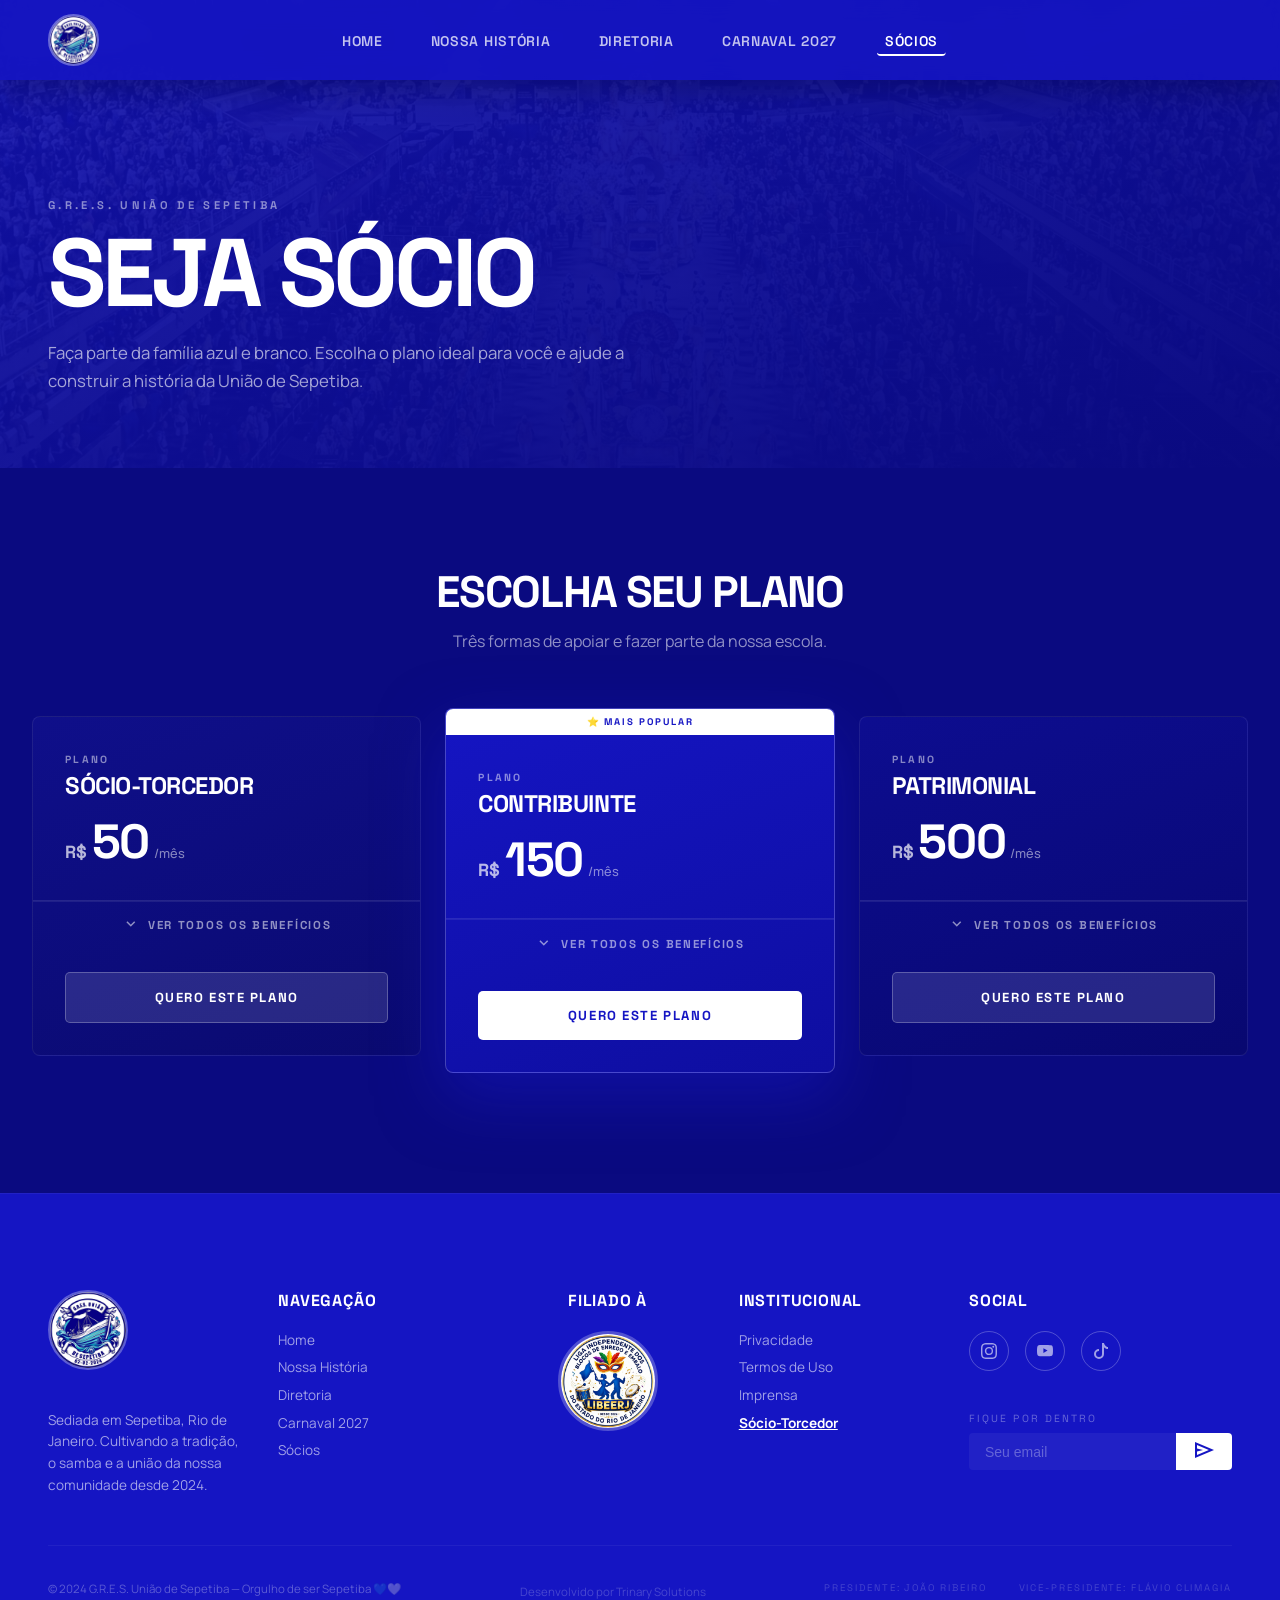
<file: socio.html>
<!DOCTYPE html>
<html lang="pt-BR">
<head>
  <meta charset="UTF-8" />
  <meta name="viewport" content="width=device-width, initial-scale=1.0" />
  <title>G.R.E.S. União de Sepetiba — Home</title>

  <!-- Google Fonts -->
  <link rel="preconnect" href="https://fonts.googleapis.com" />
  <link rel="preconnect" href="https://fonts.gstatic.com" crossorigin />
  <link href="https://fonts.googleapis.com/css2?family=Space+Grotesk:wght@300;400;500;600;700&family=Manrope:wght@300;400;500;600;700&display=swap" rel="stylesheet" />
  <link href="https://fonts.googleapis.com/css2?family=Material+Symbols+Outlined:wght,FILL@100..700,0..1&display=swap" rel="stylesheet" />
  <link rel="shortcut icon" href="favicon_io/favicon.ico" type="image/x-icon">

  <!-- Stylesheet -->
  <link rel="stylesheet" href="css/style.css" />
  <link rel="stylesheet" href="css/socio.css">
</head>
<body>

  <!-- ══════════════════════════════════════════════════════
      NAVBAR
  ══════════════════════════════════════════════════════ -->
  <nav class="navbar">
    <a href="index.html" class="navbar__logo">
      <img src="images/logo-escola.jpeg" alt="G.R.E.S. União de Sepetiba" class="navbar__logo-img" />
    </a>

    <ul class="navbar__links">
      <li><a href="index.html">Home</a></li>
      <li><a href="nossa-historia.html">Nossa História</a></li>
      <li><a href="diretoria.html">Diretoria</a></li>
      <li><a href="carnaval2027.html">Carnaval 2027</a></li>
      <li><a href="socio.html" class="active">Sócios</a></li>
      <!-- <li><a href="galeria.html">Galeria</a></li> -->
    </ul>

    <!-- <button class="btn-contato">Contato</button> -->
  </nav>

  <main>

    <!-- ══════════════════════════════════════════════════════
        HERO
    ══════════════════════════════════════════════════════ -->
    <section class="socio-hero">
      <div class="socio-hero__bg">
        <img src="images/apoteose.png" alt="União de Sepetiba" />
        <div class="socio-hero__overlay"></div>
      </div>
      <div class="socio-hero__content">
        <span class="socio-hero__eyebrow">G.R.E.S. União de Sepetiba</span>
        <h1 class="socio-hero__title">Seja Sócio</h1>
        <p class="socio-hero__sub">
          Faça parte da família azul e branco. Escolha o plano ideal para você
          e ajude a construir a história da União de Sepetiba.
        </p>
      </div>
    </section>

    <!-- ══════════════════════════════════════════════════════
        PLANOS
    ══════════════════════════════════════════════════════ -->
    <section class="socio-planos" id="secao-planos">
      <div class="socio-planos__inner">

        <div class="socio-planos__header">
          <h2>Escolha seu plano</h2>
          <p>Três formas de apoiar e fazer parte da nossa escola.</p>
        </div>

        <div class="planos-grid">

          <!-- ══ SÓCIO-TORCEDOR ══ -->
          <div class="plano-card plano-card--torcedor">

            <div class="plano-card__head">
              <span class="plano-card__tipo">Plano</span>
              <p class="plano-card__nome">Sócio-Torcedor</p>
              <div class="plano-card__preco">
                <span class="cifrao">R$</span>
                <span class="valor">50</span>
                <span class="periodo">/mês</span>
              </div>
            </div>

            <!-- accordion -->
            <div class="plano-card__accordion">
              <button class="plano-accordion__toggle" type="button" aria-expanded="false">
                <span class="material-symbols-outlined arrow">expand_more</span>
                <span class="toggle-label">Ver todos os benefícios</span>
              </button>
              <div class="plano-accordion__body">
                <div class="plano-beneficios-lista">
                  <div class="beneficio-row">
                    <span class="material-symbols-outlined ico yes">check_circle</span>
                    20% de desconto em camisas
                  </div>
                  <div class="beneficio-row">
                    <span class="material-symbols-outlined ico yes">check_circle</span>
                    15% de desconto em ingressos
                  </div>
                  <div class="beneficio-row">
                    <span class="material-symbols-outlined ico yes">check_circle</span>
                    10% de desconto em fantasias
                  </div>
                  <div class="beneficio-row">
                    <span class="material-symbols-outlined ico yes">check_circle</span>
                    Carteirinha digital
                  </div>
                  <div class="beneficio-row">
                    <span class="material-symbols-outlined ico yes">check_circle</span>
                    Prioridade em alas comerciais
                  </div>
                  <div class="beneficio-row">
                    <span class="material-symbols-outlined ico yes">check_circle</span>
                    <span>Desconto em eventos na quadra</span>
                  </div>
                  <div class="beneficio-row">
                    <span class="material-symbols-outlined ico no">cancel</span>
                    <span>Carteirinha física</span>
                  </div>
                  <div class="beneficio-row">
                    <span class="material-symbols-outlined ico no">cancel</span>
                    <span>Acesso gratuito à quadra nos ensaios
                      <span class="obs">Acesso mediante pagamento</span>
                    </span>
                  </div>
                  <div class="beneficio-row">
                    <span class="material-symbols-outlined ico no">cancel</span>
                    <span>Prioridade em alas da comunidade</span>
                  </div>
                  <div class="beneficio-row">
                    <span class="material-symbols-outlined ico no">cancel</span>
                    <span>Newsletter exclusiva</span>
                  </div>
                  <div class="beneficio-row">
                    <span class="material-symbols-outlined ico no">cancel</span>
                    <span>Acesso antecipado a lançamentos</span>
                  </div>
                  <div class="beneficio-row">
                    <span class="material-symbols-outlined ico no">cancel</span>
                    <span>Eventos fechados da diretoria</span>
                  </div>
                  <div class="beneficio-row">
                    <span class="material-symbols-outlined ico no">cancel</span>
                    <span>Estacionamento na quadra</span>
                  </div>
                  <div class="beneficio-row">
                    <span class="material-symbols-outlined ico no">cancel</span>
                    <span>Assumir cargos</span>
                  </div>
                  <div class="beneficio-row">
                    <span class="material-symbols-outlined ico no">cancel</span>
                    <span>Candidatura à eleição</span>
                  </div>
                  <div class="beneficio-row">
                    <span class="material-symbols-outlined ico no">cancel</span>
                    <span>Participação em conselho</span>
                  </div>
                </div>
              </div>
            </div>

            <div class="plano-card__footer">
              <button class="btn-plano" data-plano="torcedor" type="button">
                Quero este plano
              </button>
            </div>
          </div>

          <!-- ══ CONTRIBUINTE ══ -->
          <div class="plano-card plano-card--contribuinte">
            <div class="plano-card__popular">⭐ Mais popular</div>

            <div class="plano-card__head">
              <span class="plano-card__tipo">Plano</span>
              <p class="plano-card__nome">Contribuinte</p>
              <div class="plano-card__preco">
                <span class="cifrao">R$</span>
                <span class="valor">150</span>
                <span class="periodo">/mês</span>
              </div>
            </div>
            
            <div class="plano-card__accordion">
              <button class="plano-accordion__toggle" type="button" aria-expanded="false">
                <span class="material-symbols-outlined arrow">expand_more</span>
                <span class="toggle-label">Ver todos os benefícios</span>
              </button>
              <div class="plano-accordion__body">
                <div class="plano-beneficios-lista">
                  <div class="beneficio-row">
                    <span class="material-symbols-outlined ico yes">check_circle</span>
                    50% de desconto em camisas
                  </div>
                  <div class="beneficio-row">
                    <span class="material-symbols-outlined ico yes">check_circle</span>
                    Prioridade na compra de ingressos
                  </div>
                  <div class="beneficio-row">
                    <span class="material-symbols-outlined ico yes">check_circle</span>
                    25% de desconto em fantasias
                  </div>
                  <div class="beneficio-row">
                    <span class="material-symbols-outlined ico yes">check_circle</span>
                    Acesso gratuito à quadra nos ensaios
                  </div>
                  <div class="beneficio-row">
                    <span class="material-symbols-outlined ico yes">check_circle</span>
                    <span>Acesso gratuito a alguns eventos na quadra</span>
                  </div>
                  <div class="beneficio-row">
                    <span class="material-symbols-outlined ico yes">check_circle</span>
                    <span>Carteirinha digital</span>
                  </div>
                  <div class="beneficio-row">
                    <span class="material-symbols-outlined ico par">check_circle</span>
                    <span>Carteirinha física
                      <span class="obs">Custo por conta do sócio</span>
                    </span>
                  </div>
                  <div class="beneficio-row">
                    <span class="material-symbols-outlined ico yes">check_circle</span>
                    <span>Prioridade em alas comerciais</span>
                  </div>
                  <div class="beneficio-row">
                    <span class="material-symbols-outlined ico yes">check_circle</span>
                    <span>Prioridade em alas da comunidade</span>
                  </div>
                  <div class="beneficio-row">
                    <span class="material-symbols-outlined ico yes">check_circle</span>
                    <span>Newsletter exclusiva</span>
                  </div>
                  <div class="beneficio-row">
                    <span class="material-symbols-outlined ico yes">check_circle</span>
                    <span>Acesso antecipado a lançamentos</span>
                  </div>
                  <div class="beneficio-row">
                    <span class="material-symbols-outlined ico par">check_circle</span>
                    <span>Eventos fechados da diretoria
                      <span class="obs">Mediante taxa de contribuição se houver arrecadação</span>
                    </span>
                  </div>
                  <div class="beneficio-row">
                    <span class="material-symbols-outlined ico yes">check_circle</span>
                    <span>Estacionamento na quadra</span>
                  </div>
                  <div class="beneficio-row">
                    <span class="material-symbols-outlined ico par">check_circle</span>
                    <span>Assumir cargos
                      <span class="obs">Exceto Presidente, Vice, Diretor Geral e Executivo</span>
                    </span>
                  </div>
                  <div class="beneficio-row">
                    <span class="material-symbols-outlined ico no">cancel</span>
                    <span>Candidatura à eleição</span>
                  </div>
                  <div class="beneficio-row">
                    <span class="material-symbols-outlined ico par">cancel</span>
                    <span>Participação em conselho
                      <span class="obs">Somente mediante edital interno específico</span>
                    </span>
                  </div>
                </div>
              </div>
            </div>

            <div class="plano-card__footer">
              <button class="btn-plano" data-plano="contribuinte" type="button">
                Quero este plano
              </button>
            </div>
          </div>

          <!-- ══ PATRIMONIAL ══ -->
          <div class="plano-card plano-card--patrimonial">

            <div class="plano-card__head">
              <span class="plano-card__tipo">Plano</span>
              <p class="plano-card__nome">Patrimonial</p>
              <div class="plano-card__preco">
                <span class="cifrao">R$</span>
                <span class="valor">500</span>
                <span class="periodo">/mês</span>
              </div>
            </div>

            <div class="plano-card__accordion">
              <button class="plano-accordion__toggle" type="button" aria-expanded="false">
                <span class="material-symbols-outlined arrow">expand_more</span>
                <span class="toggle-label">Ver todos os benefícios</span>
              </button>
              <div class="plano-accordion__body">
                <div class="plano-beneficios-lista">

                  <div class="beneficio-row">
                    <span class="material-symbols-outlined ico yes">check_circle</span>
                    Camisa gratuita a cada lançamento
                  </div>
                  <div class="beneficio-row">
                    <span class="material-symbols-outlined ico yes">check_circle</span>
                    Ingressos gratuitos (quando possível)
                  </div>
                  <div class="beneficio-row">
                    <span class="material-symbols-outlined ico yes">check_circle</span>
                    Fantasias gratuitas
                  </div>
                  <div class="beneficio-row">
                    <span class="material-symbols-outlined ico yes">check_circle</span>
                    Voto em assembleias e eleições
                  </div>

                  <div class="beneficio-row">
                    <span class="material-symbols-outlined ico yes">check_circle</span>
                    <span>Prioridade máxima + desconto exclusivo em ingressos
                      <span class="obs">Podendo ser gratuito</span>
                    </span>
                  </div>
                  <div class="beneficio-row">
                    <span class="material-symbols-outlined ico yes">check_circle</span>
                    <span>Acesso gratuito a todos os eventos na quadra</span>
                  </div>
                  <div class="beneficio-row">
                    <span class="material-symbols-outlined ico yes">check_circle</span>
                    <span>Acesso gratuito à quadra nos ensaios</span>
                  </div>
                  <div class="beneficio-row">
                    <span class="material-symbols-outlined ico yes">check_circle</span>
                    <span>Carteirinha digital + física</span>
                  </div>
                  <div class="beneficio-row">
                    <span class="material-symbols-outlined ico yes">check_circle</span>
                    <span>Prioridade máxima em alas comerciais
                      <span class="obs">Maior prioridade dentre todas as categorias</span>
                    </span>
                  </div>
                  <div class="beneficio-row">
                    <span class="material-symbols-outlined ico yes">check_circle</span>
                    <span>Prioridade em alas da comunidade (primeiro)</span>
                  </div>
                  <div class="beneficio-row">
                    <span class="material-symbols-outlined ico yes">check_circle</span>
                    <span>Newsletter exclusiva</span>
                  </div>
                  <div class="beneficio-row">
                    <span class="material-symbols-outlined ico yes">check_circle</span>
                    <span>Acesso antecipado a lançamentos</span>
                  </div>
                  <div class="beneficio-row">
                    <span class="material-symbols-outlined ico yes">check_circle</span>
                    <span>Convite para eventos fechados da diretoria</span>
                  </div>
                  <div class="beneficio-row">
                    <span class="material-symbols-outlined ico yes">check_circle</span>
                    <span>Vaga reservada no estacionamento da quadra</span>
                  </div>
                  <div class="beneficio-row">
                    <span class="material-symbols-outlined ico yes">check_circle</span>
                    <span>Pode assumir qualquer cargo, incluindo eletivos</span>
                  </div>
                  <div class="beneficio-row">
                    <span class="material-symbols-outlined ico yes">check_circle</span>
                    <span>Candidatura à eleição de Presidente e Vice</span>
                  </div>
                  <div class="beneficio-row">
                    <span class="material-symbols-outlined ico yes">check_circle</span>
                    <span>Participação em conselho sem restrições</span>
                  </div>
                </div>
              </div>
            </div>

            <div class="plano-card__footer">
              <button class="btn-plano" data-plano="patrimonial" type="button">
                Quero este plano
              </button>
            </div>
          </div>

        </div><!-- fim .planos-grid -->
      </div>
    </section>

    <!-- ══════════════════════════════════════════════════════
         FORMULÁRIO DE INSCRIÇÃO
    ══════════════════════════════════════════════════════ -->
    <section class="socio-form-section" id="secao-form">
      <div class="socio-form__inner">

        <div class="socio-form__header">
          <span class="socio-form__plano-badge" id="plano-badge-nome">Plano selecionado</span>
          <h2>Ficha de Inscrição</h2>
          <p>Preencha todos os campos. Após o envio, você receberá seu número de sócio.</p>
        </div>

        <form id="form-socio" novalidate>

          <!-- Dados Pessoais -->
          <fieldset class="form-fieldset">
            <legend>Dados Pessoais</legend>
            <div class="form-grid">
              <div class="form-group span-full">
                <label for="nome">Nome completo <span class="req">*</span></label>
                <input type="text" id="nome" name="nome" placeholder="Seu nome completo" autocomplete="name" />
              </div>
              <div class="form-group">
                <label for="nascimento">Data de nascimento <span class="req">*</span></label>
                <input type="date" id="nascimento" name="nascimento" />
                <span class="error-msg" id="erro-nascimento">Data de nascimento inválida</span>
              </div>
              <div class="form-group">
                <label for="cpf">CPF <span class="req">*</span></label>
                <input type="text" id="cpf" name="cpf" placeholder="000.000.000-00" inputmode="numeric" />
              </div>
              <div class="form-group">
                <label for="rg">RG <span class="req">*</span></label>
                <input type="text" id="rg" name="rg" placeholder="0000000" />
              </div>
              <div class="form-group">
                <label for="telefone">Telefone / WhatsApp <span class="req">*</span></label>
                <input type="tel" id="telefone" name="telefone" placeholder="(21) 99999-9999" inputmode="numeric" />
              </div>
              <div class="form-group span-full">
                <label for="email">E-mail <span class="req">*</span></label>
                <input type="email" id="email" name="email" placeholder="seuemail@exemplo.com" autocomplete="email" />
              </div>
            </div>
          </fieldset>

          <!-- Endereço -->
          <fieldset class="form-fieldset">
            <legend>Endereço</legend>
            <div class="form-grid">
              <div class="form-group">
                <label for="cep">CEP <span class="req">*</span></label>
                <input type="text" id="cep" name="cep" placeholder="00000-000" inputmode="numeric" />
              </div>
              <div class="form-group">
                <label for="bairro">Bairro <span class="req">*</span></label>
                <input type="text" id="bairro" name="bairro" placeholder="Seu bairro" />
              </div>
              <div class="form-group span-full">
                <label for="rua">Logradouro <span class="req">*</span></label>
                <input type="text" id="rua" name="rua" placeholder="Preenchido automaticamente pelo CEP" />
              </div>
              <div class="form-group">
                <label for="numero">Número <span class="req">*</span></label>
                <input type="text" id="numero" name="numero" placeholder="Ex: 123" />
              </div>
              <div class="form-group">
                <label for="complemento">Complemento</label>
                <input type="text" id="complemento" name="complemento" placeholder="Apto, bloco..." />
              </div>
              <div class="form-group">
                <label for="cidade">Cidade <span class="req">*</span></label>
                <input type="text" id="cidade" name="cidade" placeholder="Sua cidade" />
              </div>
              <div class="form-group">
                <label for="estado">Estado <span class="req">*</span></label>
                <input type="text" id="estado" name="estado" placeholder="UF" maxlength="2" style="text-transform:uppercase;" />
              </div>
            </div>
          </fieldset>

          <!-- Preferências -->
          <fieldset class="form-fieldset">
            <legend>Preferências</legend>
            <div class="form-grid">
              <div class="form-group">
                <label for="camisa">Tamanho de camisa <span class="req">*</span></label>
                <select id="camisa" name="camisa">
                  <option value="" disabled selected>Selecione</option>
                  <option value="PP">PP</option>
                  <option value="P">P</option>
                  <option value="M">M</option>
                  <option value="G">G</option>
                  <option value="GG">GG</option>
                  <option value="XG">XG</option>
                  <option value="XXG">XXG</option>
                </select>
              </div>
              <div class="form-group">
                <label for="calcado">Tamanho de calçado <span class="req">*</span></label>
                <select id="calcado" name="calcado">
                  <option value="" disabled selected>Selecione</option>
                  <option value="33">33</option>
                  <option value="34">34</option>
                  <option value="35">35</option>
                  <option value="36">36</option>
                  <option value="37">37</option>
                  <option value="38">38</option>
                  <option value="39">39</option>
                  <option value="40">40</option>
                  <option value="41">41</option>
                  <option value="42">42</option>
                  <option value="43">43</option>
                  <option value="44">44</option>
                  <option value="45">45</option>
                  <option value="46">46</option>
                </select>
              </div>
            </div>
          </fieldset>

          <div class="form-actions">
            <button type="submit" class="btn-submit">Enviar inscrição</button>
            <button type="button" class="btn-voltar" id="btn-voltar">← Voltar aos planos</button>
          </div>

        </form>
      </div>
    </section>

    <!-- ══════════════════════════════════════════════════════
         CONFIRMAÇÃO + NÚMERO DE SÓCIO
    ══════════════════════════════════════════════════════ -->
    <section class="socio-confirmacao" id="secao-confirmacao">
      <div class="socio-confirmacao__inner">

        <span class="material-symbols-outlined confirmacao-icon">verified</span>

        <h2 class="confirmacao__titulo">
          Bem-vindo à família,<br />
          <span id="confirmacao-nome">sócio</span>!
        </h2>

        <p class="confirmacao__sub">
          Sua inscrição foi registrada com sucesso.
          Guarde o seu código de sócio — ele é único e exclusivamente seu.
        </p>

        <div class="codigo-socio-box">
          <span class="label">Seu código de sócio</span>
          <span class="codigo" id="confirmacao-codigo">UDS-XXXXXX</span>
          <span class="plano-info" id="confirmacao-plano"></span>
        </div>

        <div class="confirmacao-aviso">
          <span class="material-symbols-outlined">warning</span>
          <p>
            <strong>Atenção:</strong> você tem até <strong>10 dias úteis</strong> para validar
            o pagamento da sua inscrição na secretaria da escola.
            Caso não seja realizado dentro do prazo,
            <strong>este número de sócio será inativado automaticamente.</strong>
          </p>
        </div>

        <button class="btn-imprimir" id="btn-imprimir" type="button">
          <span class="material-symbols-outlined" style="font-size:1.1rem;">print</span>
          Imprimir / Salvar comprovante
        </button>

      </div>
    </section>

  </main>

  <!-- ══════════════════════════════════════════════════════
      FOOTER
  ══════════════════════════════════════════════════════ -->
  <footer>
    <div class="footer__grid">

      <div>
        <div class="footer__logo">
          <img src="images/logo-escola.jpeg" alt="G.R.E.S. União de Sepetiba" style="height:5rem;width:5rem;object-fit:cover;border-radius:50%;border:2px solid rgba(255,255,255,0.3);margin-bottom:1rem;" />
        </div>
        <p class="footer__desc">
          Sediada em Sepetiba, Rio de Janeiro. Cultivando a tradição,
          o samba e a união da nossa comunidade desde 2024.
        </p>
      </div>

      <div class="footer__col">
        <h4>Navegação</h4>
        <a href="index.html">Home</a>
        <a href="nossa-historia.html">Nossa História</a>
        <a href="diretoria.html">Diretoria</a>
        <a href="carnaval2027.html">Carnaval 2027</a>
        <a href="socio.html">Sócios</a>
        <!-- <a href="galeria.html">Galeria</a> -->
      </div>

      <div class="footer__col-filiado">
        <span class="filiado-label">Filiado à</span>
        <img src="images/libeerj_logo.jpeg" alt="LIGA-BERJ" class="filiado-logo" />
      </div>

      <div class="footer__col">
        <h4>Institucional</h4>
        <a href="privacidade.html">Privacidade</a>
        <a href="termos-de-uso.html">Termos de Uso</a>
        <a href="imprensa.html">Imprensa</a>
        <a href="socio.html" style="color:#fff;font-weight:700;text-decoration:underline;">Sócio-Torcedor</a>
      </div>

      <div class="footer__col">
        <h4>Social</h4>
                <div class="footer__social">
          <!-- Instagram -->
          <a href="https://www.instagram.com/gresuniaodesepetiba/" target="_blank" class="social-btn instagram" aria-label="Instagram">
            <svg xmlns="http://www.w3.org/2000/svg" width="16" height="16" fill="currentColor" class="bi bi-instagram" viewBox="0 0 16 16">
              <path d="M8 0C5.829 0 5.556.01 4.703.048 3.85.088 3.269.222 2.76.42a3.9 3.9 0 0 0-1.417.923A3.9 3.9 0 0 0 .42 2.76C.222 3.268.087 3.85.048 4.7.01 5.555 0 5.827 0 8.001c0 2.172.01 2.444.048 3.297.04.852.174 1.433.372 1.942.205.526.478.972.923 1.417.444.445.89.719 1.416.923.51.198 1.09.333 1.942.372C5.555 15.99 5.827 16 8 16s2.444-.01 3.298-.048c.851-.04 1.434-.174 1.943-.372a3.9 3.9 0 0 0 1.416-.923c.445-.445.718-.891.923-1.417.197-.509.332-1.09.372-1.942C15.99 10.445 16 10.173 16 8s-.01-2.445-.048-3.299c-.04-.851-.175-1.433-.372-1.941a3.9 3.9 0 0 0-.923-1.417A3.9 3.9 0 0 0 13.24.42c-.51-.198-1.092-.333-1.943-.372C10.443.01 10.172 0 7.998 0zm-.717 1.442h.718c2.136 0 2.389.007 3.232.046.78.035 1.204.166 1.486.275.373.145.64.319.92.599s.453.546.598.92c.11.281.24.705.275 1.485.039.843.047 1.096.047 3.231s-.008 2.389-.047 3.232c-.035.78-.166 1.203-.275 1.485a2.5 2.5 0 0 1-.599.919c-.28.28-.546.453-.92.598-.28.11-.704.24-1.485.276-.843.038-1.096.047-3.232.047s-2.39-.009-3.233-.047c-.78-.036-1.203-.166-1.485-.276a2.5 2.5 0 0 1-.92-.598 2.5 2.5 0 0 1-.6-.92c-.109-.281-.24-.705-.275-1.485-.038-.843-.046-1.096-.046-3.233s.008-2.388.046-3.231c.036-.78.166-1.204.276-1.486.145-.373.319-.64.599-.92s.546-.453.92-.598c.282-.11.705-.24 1.485-.276.738-.034 1.024-.044 2.515-.045zm4.988 1.328a.96.96 0 1 0 0 1.92.96.96 0 0 0 0-1.92m-4.27 1.122a4.109 4.109 0 1 0 0 8.217 4.109 4.109 0 0 0 0-8.217m0 1.441a2.667 2.667 0 1 1 0 5.334 2.667 2.667 0 0 1 0-5.334"/>
            </svg>
          </a>

          <!-- YouTube -->
          <a href="https://www.youtube.com/@Uni%C3%A3odeSepetibaTV" target="_blank" class="social-btn youtube" aria-label="YouTube">
            <svg xmlns="http://www.w3.org/2000/svg" width="16" height="16" fill="currentColor" class="bi bi-youtube" viewBox="0 0 16 16">
              <path d="M8.051 1.999h.089c.822.003 4.987.033 6.11.335a2.01 2.01 0 0 1 1.415 1.42c.101.38.172.883.22 1.402l.01.104.022.26.008.104c.065.914.073 1.77.074 1.957v.075c-.001.194-.01 1.108-.082 2.06l-.008.105-.009.104c-.05.572-.124 1.14-.235 1.558a2.01 2.01 0 0 1-1.415 1.42c-1.16.312-5.569.334-6.18.335h-.142c-.309 0-1.587-.006-2.927-.052l-.17-.006-.087-.004-.171-.007-.171-.007c-1.11-.049-2.167-.128-2.654-.26a2.01 2.01 0 0 1-1.415-1.419c-.111-.417-.185-.986-.235-1.558L.09 9.82l-.008-.104A31 31 0 0 1 0 7.68v-.123c.002-.215.01-.958.064-1.778l.007-.103.003-.052.008-.104.022-.26.01-.104c.048-.519.119-1.023.22-1.402a2.01 2.01 0 0 1 1.415-1.42c.487-.13 1.544-.21 2.654-.26l.17-.007.172-.006.086-.003.171-.007A100 100 0 0 1 7.858 2zM6.4 5.209v4.818l4.157-2.408z"/>
            </svg>
          </a>

          <!-- TikTok -->
          <a href="https://www.tiktok.com/@g.r.e.s.unio.de.s?_r=1&_t=ZS-96HOAADJyFA" target="_blank" class="social-btn tiktok" aria-label="TikTok">
            <svg xmlns="http://www.w3.org/2000/svg" width="16" height="16" fill="currentColor" class="bi bi-tiktok" viewBox="0 0 16 16">
              <path d="M9 0h1.98c.144.715.54 1.617 1.235 2.512C12.895 3.389 13.797 4 15 4v2c-1.753 0-3.07-.814-4-1.829V11a5 5 0 1 1-5-5v2a3 3 0 1 0 3 3z"/>
            </svg>
          </a>
        </div>
        <p class="newsletter-label">Fique por dentro</p>
        <div class="newsletter-form">
          <input type="email" placeholder="Seu email" />
          <button type="button" aria-label="Enviar">
            <span class="material-symbols-outlined">send</span>
          </button>
        </div>
      </div>

    </div>

    <div class="footer__bottom">
  <p>© 2024 G.R.E.S. União de Sepetiba — Orgulho de ser Sepetiba 💙🤍</p>
  <p class="credit">
  Desenvolvido por Trinary Solutions
</p>
  <div class="badges">
    <span>Presidente: João Ribeiro</span>
    <span>Vice-presidente: Flávio Climagia</span>
  </div>
</div>
  </footer>

  <script src="js/socio.js"></script>
</body>
</html>
</file>
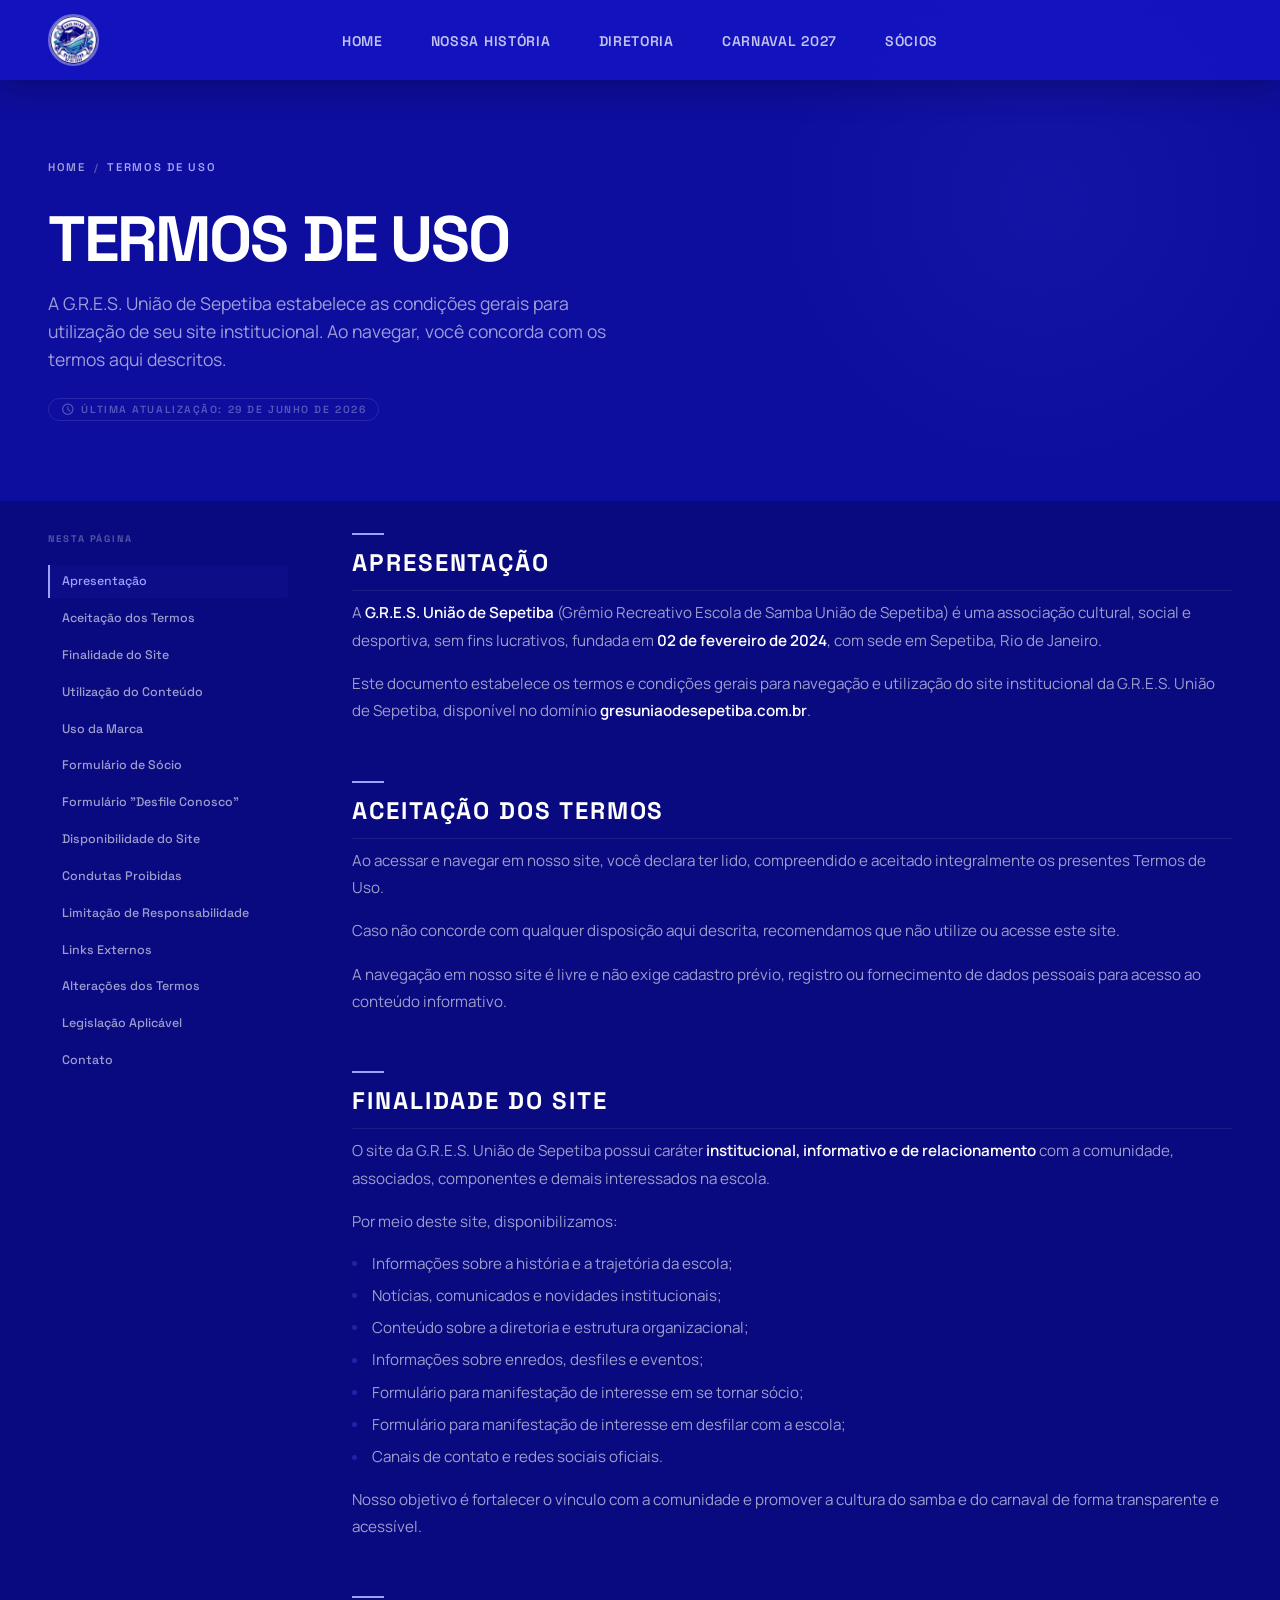
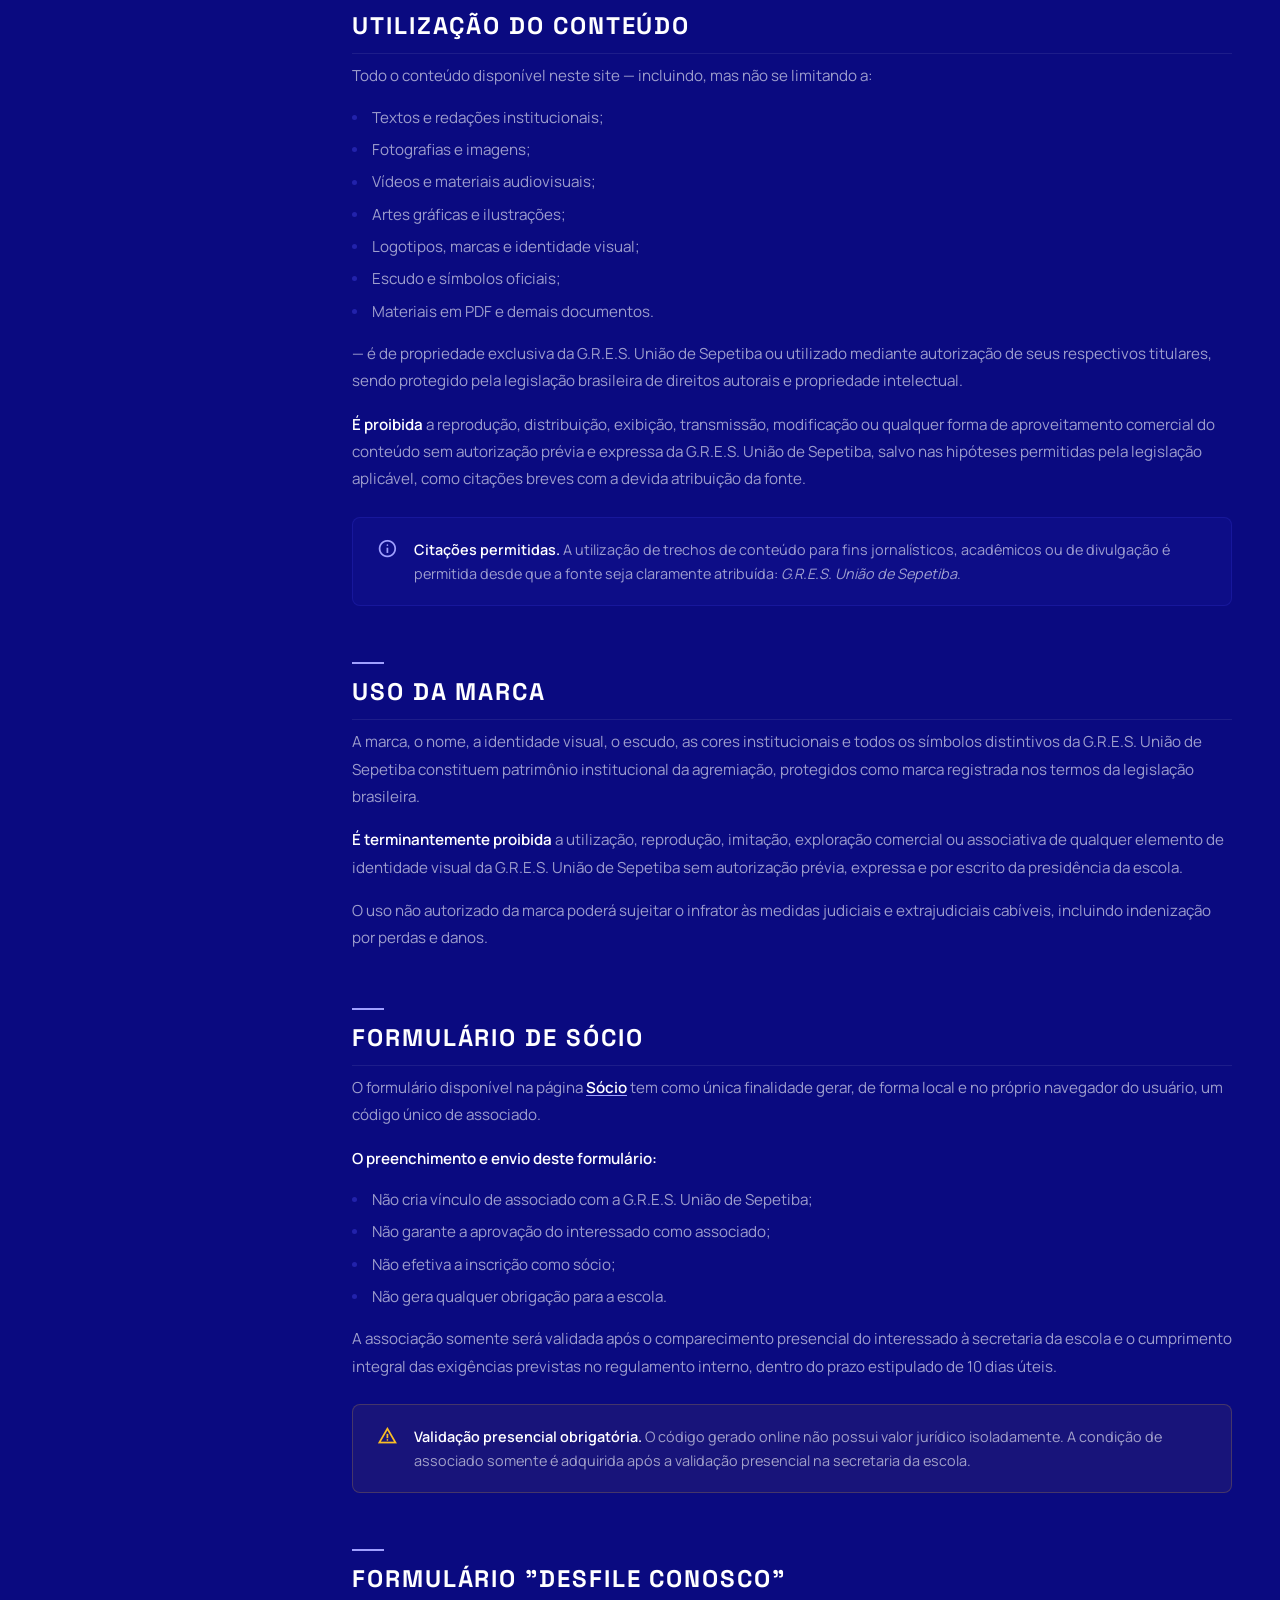
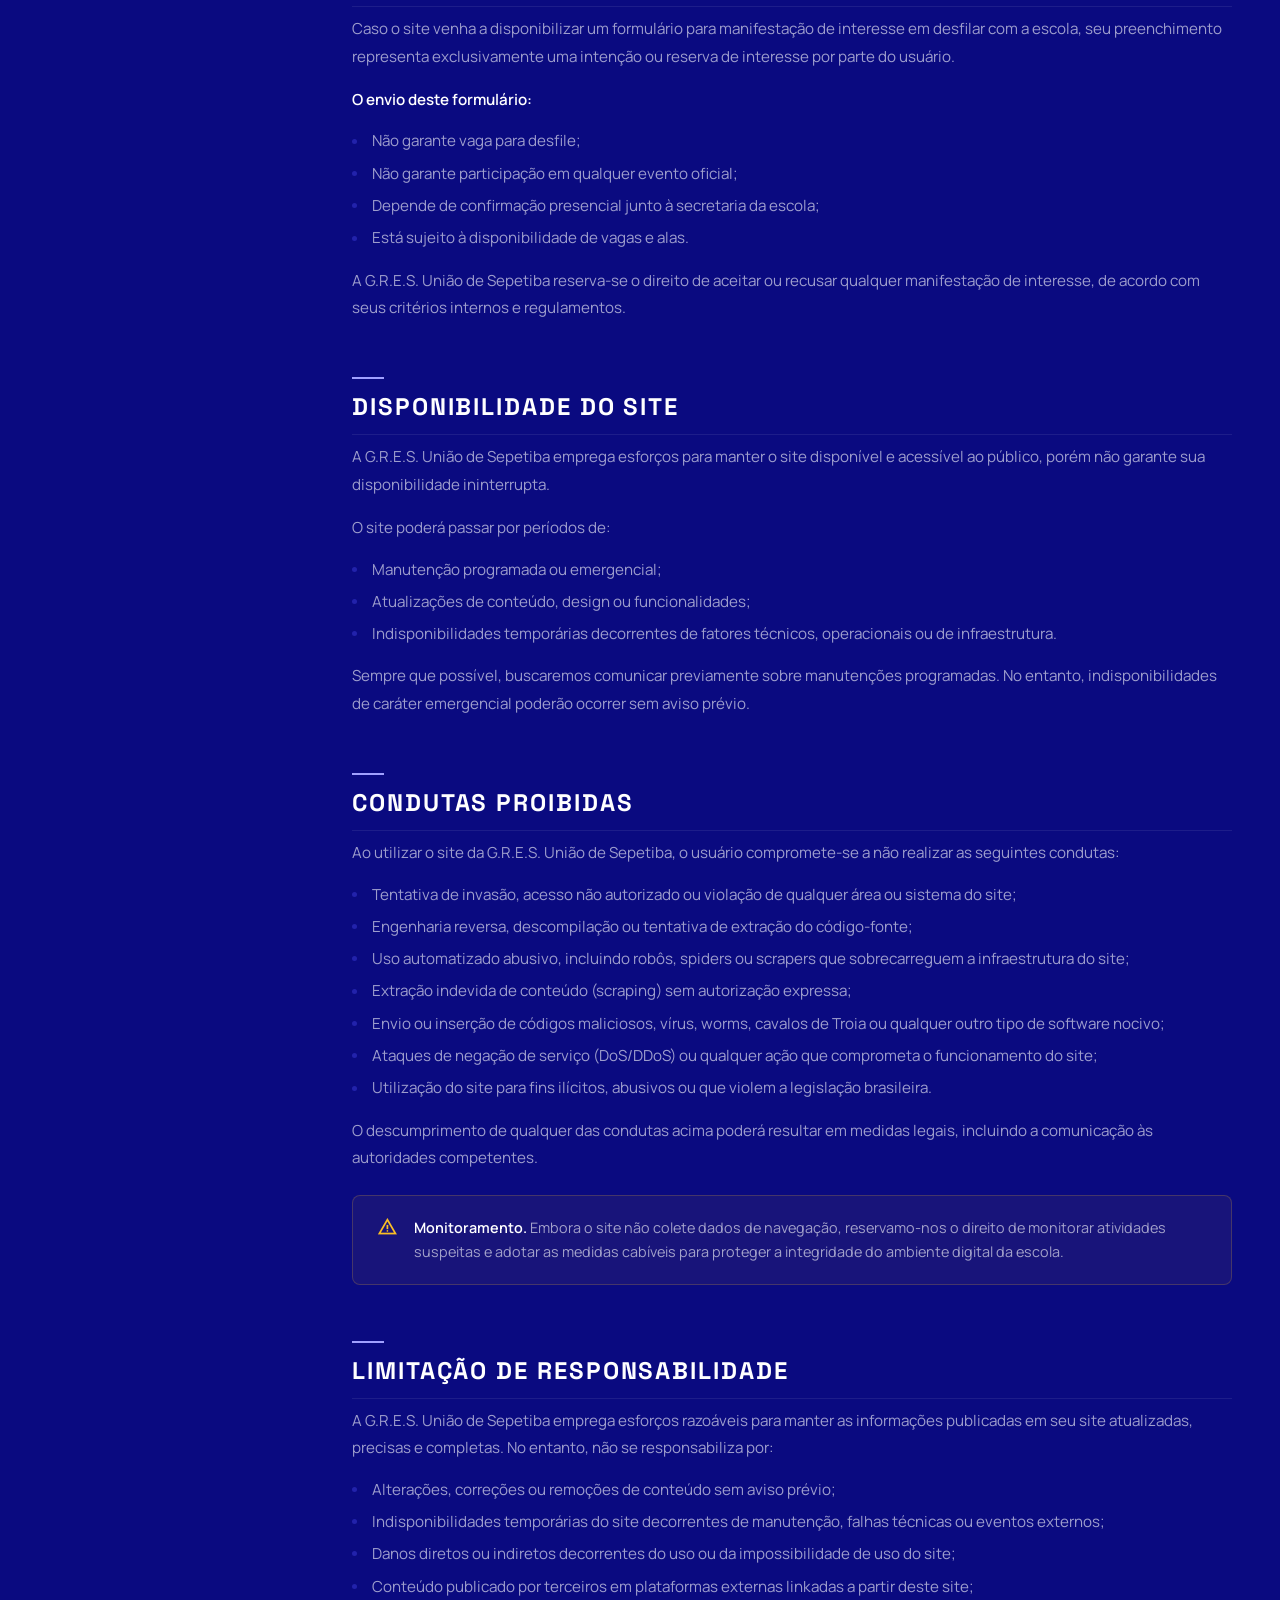
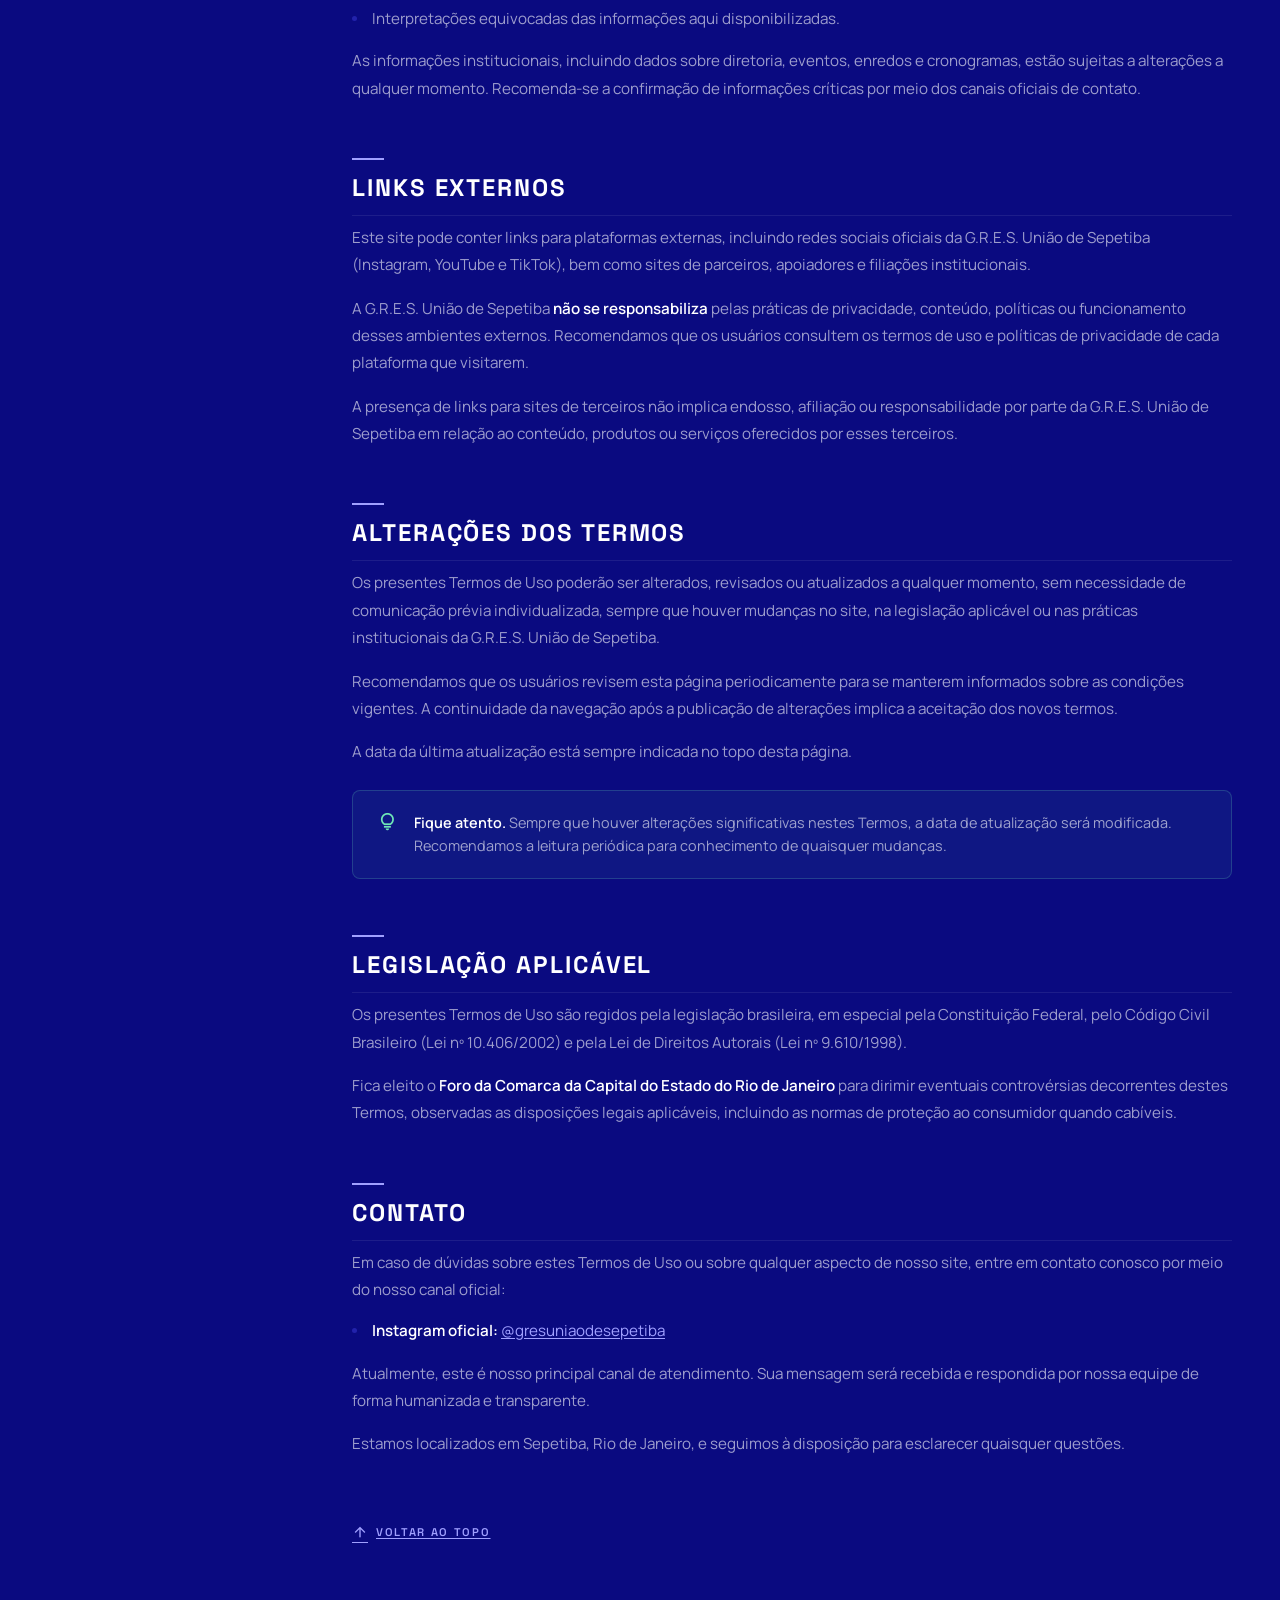
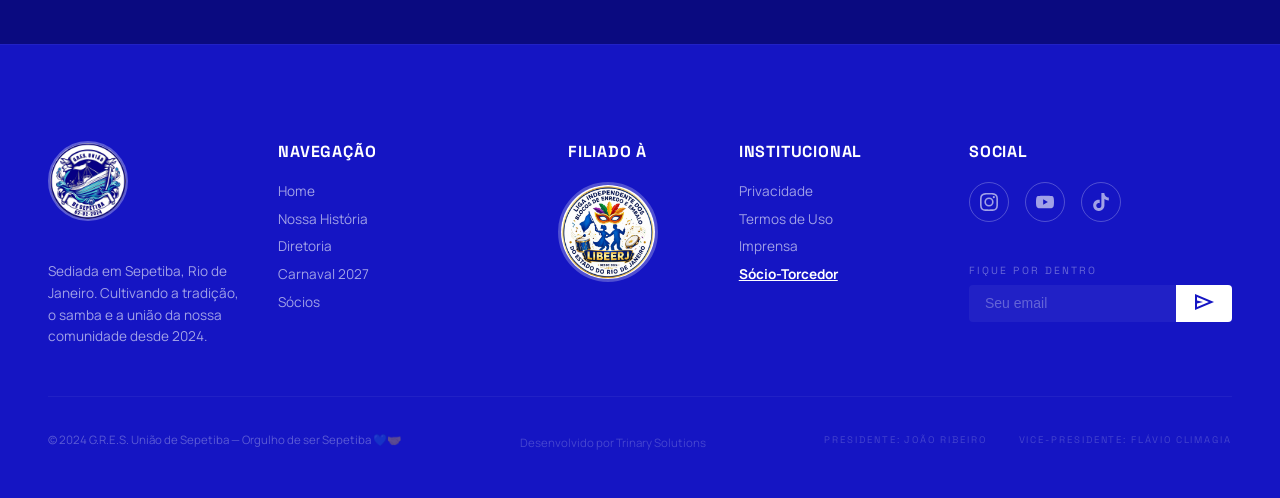
<file: termos-de-uso.html>
﻿<!DOCTYPE html>
<html lang="pt-BR">
<head>
  <meta charset="UTF-8" />
  <meta name="viewport" content="width=device-width, initial-scale=1.0" />
  <title>Termos de Uso | G.R.E.S. União de Sepetiba</title>

  <link rel="preconnect" href="https://fonts.googleapis.com" />
  <link rel="preconnect" href="https://fonts.gstatic.com" crossorigin />
  <link href="https://fonts.googleapis.com/css2?family=Space+Grotesk:wght@300;400;500;600;700&family=Manrope:wght@300;400;500;600;700&display=swap" rel="stylesheet" />
  <link href="https://fonts.googleapis.com/css2?family=Material+Symbols+Outlined:wght,FILL@100..700,0..1&display=swap" rel="stylesheet" />

  <link rel="shortcut icon" href="favicon_io/favicon.ico" type="image/x-icon" />
  <link rel="stylesheet" href="css/style.css" />
  <link rel="stylesheet" href="css/institutional.css" />
  <link rel="canonical" href="https://uniaodesepetiba.com.br/termos-de-uso" />
</head>
<body>

  <nav class="navbar">
    <a href="index.html" class="navbar__logo">
      <img src="images/logo-escola.jpeg" alt="G.R.E.S. União de Sepetiba" class="navbar__logo-img" />
    </a>
    <ul class="navbar__links">
      <li><a href="index.html">Home</a></li>
      <li><a href="nossa-historia.html">Nossa História</a></li>
      <li><a href="diretoria.html">Diretoria</a></li>
      <li><a href="carnaval2027.html">Carnaval 2027</a></li>
      <li><a href="socio.html">Sócios</a></li>
    </ul>
  </nav>

  <main>

    <section class="inst-hero" aria-labelledby="inst-hero-title">
      <div class="inst-hero__inner">
        <nav class="inst-breadcrumb" aria-label="Breadcrumb">
          <a href="index.html">Home</a>
          <span class="inst-breadcrumb__sep" aria-hidden="true">/</span>
          <span class="inst-breadcrumb__current">Termos de Uso</span>
        </nav>

        <h1 class="inst-hero__title" id="inst-hero-title">Termos de Uso</h1>

        <p class="inst-hero__sub">
          A G.R.E.S. União de Sepetiba estabelece as condições gerais para utilização de seu site institucional. Ao navegar, você concorda com os termos aqui descritos.
        </p>

        <div class="inst-hero__meta">
          <span class="inst-hero__updated">
            <span class="material-symbols-outlined" aria-hidden="true">schedule</span>
            Última atualização: 29 de junho de 2026
          </span>
        </div>
      </div>
    </section>

    <div class="inst-page">
      <div class="inst-page__inner">

        <aside class="inst-sidebar" id="instSidebar" aria-label="Índice da página">
          <span class="inst-sidebar__label">Nesta página</span>
          <nav class="inst-sidebar__nav" aria-label="Seções">
            <a href="#apresentacao" class="inst-sidebar__link">Apresentação</a>
            <a href="#aceitacao" class="inst-sidebar__link">Aceitação dos Termos</a>
            <a href="#finalidade" class="inst-sidebar__link">Finalidade do Site</a>
            <a href="#conteudo" class="inst-sidebar__link">Utilização do Conteúdo</a>
            <a href="#marca" class="inst-sidebar__link">Uso da Marca</a>
            <a href="#formulario-socio" class="inst-sidebar__link">Formulário de Sócio</a>
            <a href="#formulario-desfile" class="inst-sidebar__link">Formulário "Desfile Conosco"</a>
            <a href="#disponibilidade" class="inst-sidebar__link">Disponibilidade do Site</a>
            <a href="#condutas" class="inst-sidebar__link">Condutas Proibidas</a>
            <a href="#responsabilidade" class="inst-sidebar__link">Limitação de Responsabilidade</a>
            <a href="#links-externos" class="inst-sidebar__link">Links Externos</a>
            <a href="#alteracoes" class="inst-sidebar__link">Alterações dos Termos</a>
            <a href="#legislacao" class="inst-sidebar__link">Legislação Aplicável</a>
            <a href="#contato" class="inst-sidebar__link">Contato</a>
          </nav>
        </aside>

        <div class="inst-content">
          <section class="inst-section" id="apresentacao" aria-labelledby="s-apresentacao">
            <h2 class="inst-section__title" id="s-apresentacao">Apresentação</h2>
            <div class="inst-section__body">
              <p>
                A <strong>G.R.E.S. União de Sepetiba</strong> (Grêmio Recreativo Escola de Samba União de Sepetiba) é uma associação cultural, social e desportiva, sem fins lucrativos, fundada em <strong>02 de fevereiro de 2024</strong>, com sede em Sepetiba, Rio de Janeiro.
              </p>
              <p>
                Este documento estabelece os termos e condições gerais para navegação e utilização do site institucional da G.R.E.S. União de Sepetiba, disponível no domínio <strong>gresuniaodesepetiba.com.br</strong>.
              </p>
            </div>
          </section>

          <section class="inst-section" id="aceitacao" aria-labelledby="s-aceitacao">
            <h2 class="inst-section__title" id="s-aceitacao">Aceitação dos Termos</h2>
            <div class="inst-section__body">
              <p>
                Ao acessar e navegar em nosso site, você declara ter lido, compreendido e aceitado integralmente os presentes Termos de Uso.
              </p>
              <p>
                Caso não concorde com qualquer disposição aqui descrita, recomendamos que não utilize ou acesse este site.
              </p>
              <p>
                A navegação em nosso site é livre e não exige cadastro prévio, registro ou fornecimento de dados pessoais para acesso ao conteúdo informativo.
              </p>
            </div>
          </section>
          <section class="inst-section" id="finalidade" aria-labelledby="s-finalidade">
            <h2 class="inst-section__title" id="s-finalidade">Finalidade do Site</h2>
            <div class="inst-section__body">
              <p>
                O site da G.R.E.S. União de Sepetiba possui caráter <strong>institucional, informativo e de relacionamento</strong> com a comunidade, associados, componentes e demais interessados na escola.
              </p>
              <p>Por meio deste site, disponibilizamos:</p>
              <ul>
                <li>Informações sobre a história e a trajetória da escola;</li>
                <li>Notícias, comunicados e novidades institucionais;</li>
                <li>Conteúdo sobre a diretoria e estrutura organizacional;</li>
                <li>Informações sobre enredos, desfiles e eventos;</li>
                <li>Formulário para manifestação de interesse em se tornar sócio;</li>
                <li>Formulário para manifestação de interesse em desfilar com a escola;</li>
                <li>Canais de contato e redes sociais oficiais.</li>
              </ul>
              <p>
                Nosso objetivo é fortalecer o vínculo com a comunidade e promover a cultura do samba e do carnaval de forma transparente e acessível.
              </p>
            </div>
          </section>

          <section class="inst-section" id="conteudo" aria-labelledby="s-conteudo">
            <h2 class="inst-section__title" id="s-conteudo">Utilização do Conteúdo</h2>
            <div class="inst-section__body">
              <p>Todo o conteúdo disponível neste site — incluindo, mas não se limitando a:</p>
              <ul>
                <li>Textos e redações institucionais;</li>
                <li>Fotografias e imagens;</li>
                <li>Vídeos e materiais audiovisuais;</li>
                <li>Artes gráficas e ilustrações;</li>
                <li>Logotipos, marcas e identidade visual;</li>
                <li>Escudo e símbolos oficiais;</li>
                <li>Materiais em PDF e demais documentos.</li>
              </ul>
              <p>
                — é de propriedade exclusiva da G.R.E.S. União de Sepetiba ou utilizado mediante autorização de seus respectivos titulares, sendo protegido pela legislação brasileira de direitos autorais e propriedade intelectual.
              </p>
              <p>
                <strong>É proibida</strong> a reprodução, distribuição, exibição, transmissão, modificação ou qualquer forma de aproveitamento comercial do conteúdo sem autorização prévia e expressa da G.R.E.S. União de Sepetiba, salvo nas hipóteses permitidas pela legislação aplicável, como citações breves com a devida atribuição da fonte.
              </p>

              <div class="inst-alert inst-alert--info">
                <span class="material-symbols-outlined inst-alert__icon" aria-hidden="true">info</span>
                <div class="inst-alert__body">
                  <strong>Citações permitidas.</strong> A utilização de trechos de conteúdo para fins jornalísticos, acadêmicos ou de divulgação é permitida desde que a fonte seja claramente atribuída: <em>G.R.E.S. União de Sepetiba</em>.
                </div>
              </div>
            </div>
          </section>
          <section class="inst-section" id="marca" aria-labelledby="s-marca">
            <h2 class="inst-section__title" id="s-marca">Uso da Marca</h2>
            <div class="inst-section__body">
              <p>
                A marca, o nome, a identidade visual, o escudo, as cores institucionais e todos os símbolos distintivos da G.R.E.S. União de Sepetiba constituem patrimônio institucional da agremiação, protegidos como marca registrada nos termos da legislação brasileira.
              </p>
              <p>
                <strong>É terminantemente proibida</strong> a utilização, reprodução, imitação, exploração comercial ou associativa de qualquer elemento de identidade visual da G.R.E.S. União de Sepetiba sem autorização prévia, expressa e por escrito da presidência da escola.
              </p>
              <p>
                O uso não autorizado da marca poderá sujeitar o infrator às medidas judiciais e extrajudiciais cabíveis, incluindo indenização por perdas e danos.
              </p>
            </div>
          </section>

          <section class="inst-section" id="formulario-socio" aria-labelledby="s-formulario-socio">
            <h2 class="inst-section__title" id="s-formulario-socio">Formulário de Sócio</h2>
            <div class="inst-section__body">
              <p>
                O formulário disponível na página <a href="socio.html"><strong>Sócio</strong></a> tem como única finalidade gerar, de forma local e no próprio navegador do usuário, um código único de associado.
              </p>
              <p><strong>O preenchimento e envio deste formulário:</strong></p>
              <ul>
                <li>Não cria vínculo de associado com a G.R.E.S. União de Sepetiba;</li>
                <li>Não garante a aprovação do interessado como associado;</li>
                <li>Não efetiva a inscrição como sócio;</li>
                <li>Não gera qualquer obrigação para a escola.</li>
              </ul>
              <p>
                A associação somente será validada após o comparecimento presencial do interessado à secretaria da escola e o cumprimento integral das exigências previstas no regulamento interno, dentro do prazo estipulado de 10 dias úteis.
              </p>

              <div class="inst-alert inst-alert--warn">
                <span class="material-symbols-outlined inst-alert__icon" aria-hidden="true">warning</span>
                <div class="inst-alert__body">
                  <strong>Validação presencial obrigatória.</strong> O código gerado online não possui valor jurídico isoladamente. A condição de associado somente é adquirida após a validação presencial na secretaria da escola.
                </div>
              </div>
            </div>
          </section>
          <section class="inst-section" id="formulario-desfile" aria-labelledby="s-formulario-desfile">
            <h2 class="inst-section__title" id="s-formulario-desfile">Formulário "Desfile Conosco"</h2>
            <div class="inst-section__body">
              <p>
                Caso o site venha a disponibilizar um formulário para manifestação de interesse em desfilar com a escola, seu preenchimento representa exclusivamente uma intenção ou reserva de interesse por parte do usuário.
              </p>
              <p><strong>O envio deste formulário:</strong></p>
              <ul>
                <li>Não garante vaga para desfile;</li>
                <li>Não garante participação em qualquer evento oficial;</li>
                <li>Depende de confirmação presencial junto à secretaria da escola;</li>
                <li>Está sujeito à disponibilidade de vagas e alas.</li>
              </ul>
              <p>
                A G.R.E.S. União de Sepetiba reserva-se o direito de aceitar ou recusar qualquer manifestação de interesse, de acordo com seus critérios internos e regulamentos.
              </p>
            </div>
          </section>

          <section class="inst-section" id="disponibilidade" aria-labelledby="s-disponibilidade">
            <h2 class="inst-section__title" id="s-disponibilidade">Disponibilidade do Site</h2>
            <div class="inst-section__body">
              <p>
                A G.R.E.S. União de Sepetiba emprega esforços para manter o site disponível e acessível ao público, porém não garante sua disponibilidade ininterrupta.
              </p>
              <p>
                O site poderá passar por períodos de:
              </p>
              <ul>
                <li>Manutenção programada ou emergencial;</li>
                <li>Atualizações de conteúdo, design ou funcionalidades;</li>
                <li>Indisponibilidades temporárias decorrentes de fatores técnicos, operacionais ou de infraestrutura.</li>
              </ul>
              <p>
                Sempre que possível, buscaremos comunicar previamente sobre manutenções programadas. No entanto, indisponibilidades de caráter emergencial poderão ocorrer sem aviso prévio.
              </p>
            </div>
          </section>
          <section class="inst-section" id="condutas" aria-labelledby="s-condutas">
            <h2 class="inst-section__title" id="s-condutas">Condutas Proibidas</h2>
            <div class="inst-section__body">
              <p>
                Ao utilizar o site da G.R.E.S. União de Sepetiba, o usuário compromete-se a não realizar as seguintes condutas:
              </p>
              <ul>
                <li>Tentativa de invasão, acesso não autorizado ou violação de qualquer área ou sistema do site;</li>
                <li>Engenharia reversa, descompilação ou tentativa de extração do código-fonte;</li>
                <li>Uso automatizado abusivo, incluindo robôs, spiders ou scrapers que sobrecarreguem a infraestrutura do site;</li>
                <li>Extração indevida de conteúdo (scraping) sem autorização expressa;</li>
                <li>Envio ou inserção de códigos maliciosos, vírus, worms, cavalos de Troia ou qualquer outro tipo de software nocivo;</li>
                <li>Ataques de negação de serviço (DoS/DDoS) ou qualquer ação que comprometa o funcionamento do site;</li>
                <li>Utilização do site para fins ilícitos, abusivos ou que violem a legislação brasileira.</li>
              </ul>
              <p>
                O descumprimento de qualquer das condutas acima poderá resultar em medidas legais, incluindo a comunicação às autoridades competentes.
              </p>

              <div class="inst-alert inst-alert--warn">
                <span class="material-symbols-outlined inst-alert__icon" aria-hidden="true">warning</span>
                <div class="inst-alert__body">
                  <strong>Monitoramento.</strong> Embora o site não colete dados de navegação, reservamo-nos o direito de monitorar atividades suspeitas e adotar as medidas cabíveis para proteger a integridade do ambiente digital da escola.
                </div>
              </div>
            </div>
          </section>

          <section class="inst-section" id="responsabilidade" aria-labelledby="s-responsabilidade">
            <h2 class="inst-section__title" id="s-responsabilidade">Limitação de Responsabilidade</h2>
            <div class="inst-section__body">
              <p>
                A G.R.E.S. União de Sepetiba emprega esforços razoáveis para manter as informações publicadas em seu site atualizadas, precisas e completas. No entanto, não se responsabiliza por:
              </p>
              <ul>
                <li>Alterações, correções ou remoções de conteúdo sem aviso prévio;</li>
                <li>Indisponibilidades temporárias do site decorrentes de manutenção, falhas técnicas ou eventos externos;</li>
                <li>Danos diretos ou indiretos decorrentes do uso ou da impossibilidade de uso do site;</li>
                <li>Conteúdo publicado por terceiros em plataformas externas linkadas a partir deste site;</li>
                <li>Interpretações equivocadas das informações aqui disponibilizadas.</li>
              </ul>
              <p>
                As informações institucionais, incluindo dados sobre diretoria, eventos, enredos e cronogramas, estão sujeitas a alterações a qualquer momento. Recomenda-se a confirmação de informações críticas por meio dos canais oficiais de contato.
              </p>
            </div>
          </section>
          <section class="inst-section" id="links-externos" aria-labelledby="s-links-externos">
            <h2 class="inst-section__title" id="s-links-externos">Links Externos</h2>
            <div class="inst-section__body">
              <p>
                Este site pode conter links para plataformas externas, incluindo redes sociais oficiais da G.R.E.S. União de Sepetiba (Instagram, YouTube e TikTok), bem como sites de parceiros, apoiadores e filiações institucionais.
              </p>
              <p>
                A G.R.E.S. União de Sepetiba <strong>não se responsabiliza</strong> pelas práticas de privacidade, conteúdo, políticas ou funcionamento desses ambientes externos. Recomendamos que os usuários consultem os termos de uso e políticas de privacidade de cada plataforma que visitarem.
              </p>
              <p>
                A presença de links para sites de terceiros não implica endosso, afiliação ou responsabilidade por parte da G.R.E.S. União de Sepetiba em relação ao conteúdo, produtos ou serviços oferecidos por esses terceiros.
              </p>
            </div>
          </section>

          <section class="inst-section" id="alteracoes" aria-labelledby="s-alteracoes">
            <h2 class="inst-section__title" id="s-alteracoes">Alterações dos Termos</h2>
            <div class="inst-section__body">
              <p>
                Os presentes Termos de Uso poderão ser alterados, revisados ou atualizados a qualquer momento, sem necessidade de comunicação prévia individualizada, sempre que houver mudanças no site, na legislação aplicável ou nas práticas institucionais da G.R.E.S. União de Sepetiba.
              </p>
              <p>
                Recomendamos que os usuários revisem esta página periodicamente para se manterem informados sobre as condições vigentes. A continuidade da navegação após a publicação de alterações implica a aceitação dos novos termos.
              </p>
              <p>
                A data da última atualização está sempre indicada no topo desta página.
              </p>

              <div class="inst-alert inst-alert--tip">
                <span class="material-symbols-outlined inst-alert__icon" aria-hidden="true">lightbulb</span>
                <div class="inst-alert__body">
                  <strong>Fique atento.</strong> Sempre que houver alterações significativas nestes Termos, a data de atualização será modificada. Recomendamos a leitura periódica para conhecimento de quaisquer mudanças.
                </div>
              </div>
            </div>
          </section>
          <section class="inst-section" id="legislacao" aria-labelledby="s-legislacao">
            <h2 class="inst-section__title" id="s-legislacao">Legislação Aplicável</h2>
            <div class="inst-section__body">
              <p>
                Os presentes Termos de Uso são regidos pela legislação brasileira, em especial pela Constituição Federal, pelo Código Civil Brasileiro (Lei nº 10.406/2002) e pela Lei de Direitos Autorais (Lei nº 9.610/1998).
              </p>
              <p>
                Fica eleito o <strong>Foro da Comarca da Capital do Estado do Rio de Janeiro</strong> para dirimir eventuais controvérsias decorrentes destes Termos, observadas as disposições legais aplicáveis, incluindo as normas de proteção ao consumidor quando cabíveis.
              </p>
            </div>
          </section>

          <section class="inst-section" id="contato" aria-labelledby="s-contato">
            <h2 class="inst-section__title" id="s-contato">Contato</h2>
            <div class="inst-section__body">
              <p>
                Em caso de dúvidas sobre estes Termos de Uso ou sobre qualquer aspecto de nosso site, entre em contato conosco por meio do nosso canal oficial:
              </p>
              <ul>
                <li>
                  <strong>Instagram oficial:</strong>
                  <a href="https://www.instagram.com/gresuniaodesepetiba/" target="_blank" rel="noopener noreferrer">@gresuniaodesepetiba</a>
                </li>
              </ul>
              <p>
                Atualmente, este é nosso principal canal de atendimento. Sua mensagem será recebida e respondida por nossa equipe de forma humanizada e transparente.
              </p>
              <p>
                Estamos localizados em Sepetiba, Rio de Janeiro, e seguimos à disposição para esclarecer quaisquer questões.
              </p>

              <a href="#" class="inst-back-top" id="backToTop">
                <span class="material-symbols-outlined" aria-hidden="true">arrow_upward</span>
                Voltar ao topo
              </a>
            </div>
          </section>

        </div>
      </div>
    </div>

  </main>

  <footer>
    <div class="footer__grid">

      <div>
        <div class="footer__logo">
          <img src="images/logo-escola.jpeg" alt="G.R.E.S. União de Sepetiba"
               style="height:5rem;width:5rem;object-fit:cover;border-radius:50%;border:2px solid rgba(255,255,255,0.3);margin-bottom:1rem;" />
        </div>
        <p class="footer__desc">
          Sediada em Sepetiba, Rio de Janeiro. Cultivando a tradição,
          o samba e a união da nossa comunidade desde 2024.
        </p>
      </div>

      <div class="footer__col">
        <h4>Navegação</h4>
        <a href="index.html">Home</a>
        <a href="nossa-historia.html">Nossa História</a>
        <a href="diretoria.html">Diretoria</a>
        <a href="carnaval2027.html">Carnaval 2027</a>
        <a href="socio.html">Sócios</a>
      </div>

      <div class="footer__col-filiado">
        <span class="filiado-label">Filiado à</span>
        <img src="images/libeerj_logo.jpeg" alt="LIGA-BERJ" class="filiado-logo" />
      </div>

      <div class="footer__col">
        <h4>Institucional</h4>
        <a href="privacidade.html">Privacidade</a>
        <a href="termos-de-uso.html">Termos de Uso</a>
        <a href="imprensa.html">Imprensa</a>
        <a href="socio.html" style="color:#fff;font-weight:700;text-decoration:underline;">Sócio-Torcedor</a>
      </div>

      <div class="footer__col">
        <h4>Social</h4>
        <div class="footer__social">
          <a href="https://www.instagram.com/gresuniaodesepetiba/" target="_blank"
             class="social-btn instagram" aria-label="Instagram">
            <svg width="18" height="18" viewBox="0 0 24 24" fill="currentColor"><path d="M12 2.163c3.204 0 3.584.012 4.85.07 3.252.148 4.771 1.691 4.919 4.919.058 1.265.069 1.645.069 4.849 0 3.205-.012 3.584-.069 4.849-.149 3.225-1.664 4.771-4.919 4.919-1.266.058-1.644.07-4.85.07-3.204 0-3.584-.012-4.849-.07-3.26-.149-4.771-1.699-4.919-4.92-.058-1.265-.07-1.644-.07-4.849 0-3.204.013-3.583.07-4.849.149-3.227 1.664-4.771 4.919-4.919 1.266-.057 1.645-.069 4.849-.069zM12 0C8.741 0 8.333.014 7.053.072 2.695.272.273 2.69.073 7.052.014 8.333 0 8.741 0 12c0 3.259.014 3.668.072 4.948.2 4.358 2.618 6.78 6.98 6.98C8.333 23.986 8.741 24 12 24c3.259 0 3.668-.014 4.948-.072 4.354-.2 6.782-2.618 6.979-6.98.059-1.28.073-1.689.073-4.948 0-3.259-.014-3.667-.072-4.947-.196-4.354-2.617-6.78-6.979-6.98C15.668.014 15.259 0 12 0zm0 5.838a6.162 6.162 0 100 12.324 6.162 6.162 0 000-12.324zM12 16a4 4 0 110-8 4 4 0 010 8zm6.406-11.845a1.44 1.44 0 100 2.881 1.44 1.44 0 000-2.881z"/></svg>
          </a>
          <a href="https://www.youtube.com/@Uni%C3%A3odeSepetibaTV" target="_blank"
             class="social-btn youtube" aria-label="YouTube">
            <svg width="18" height="18" viewBox="0 0 24 24" fill="currentColor"><path d="M23.498 6.186a3.016 3.016 0 00-2.122-2.136C19.505 3.545 12 3.545 12 3.545s-7.505 0-9.377.505A3.017 3.017 0 00.502 6.186C0 8.07 0 12 0 12s0 3.93.502 5.814a3.016 3.016 0 002.122 2.136c1.871.505 9.376.505 9.376.505s7.505 0 9.377-.505a3.015 3.015 0 002.122-2.136C24 15.93 24 12 24 12s0-3.93-.502-5.814zM9.545 15.568V8.432L15.818 12l-6.273 3.568z"/></svg>
          </a>
          <a href="https://www.tiktok.com/@g.r.e.s.unio.de.s?_r=1&_t=ZS-96HOAADJyFA" target="_blank"
             class="social-btn tiktok" aria-label="TikTok">
            <svg width="18" height="18" viewBox="0 0 24 24" fill="currentColor"><path d="M12.525.02c1.31-.02 2.61-.01 3.91-.02.08 1.53.63 3.09 1.75 4.17 1.12 1.11 2.7 1.62 4.24 1.79v4.03c-1.44-.05-2.89-.35-4.2-.97-.57-.26-1.1-.59-1.62-.93-.01 2.92.01 5.84-.02 8.75-.08 1.4-.54 2.79-1.35 3.94-1.31 1.92-3.58 3.17-5.91 3.21-1.43.08-2.86-.31-4.08-1.03-2.02-1.19-3.44-3.37-3.65-5.71-.02-.5-.03-1-.01-1.49.18-1.9 1.12-3.72 2.58-4.96 1.66-1.44 3.98-2.13 6.15-1.72.02 1.48-.04 2.96-.04 4.44-.99-.32-2.15-.23-3.02.37-.63.41-1.11 1.04-1.36 1.75-.21.51-.15 1.07-.14 1.61.24 1.64 1.82 3.02 3.5 2.87 1.12-.01 2.19-.66 2.77-1.61.19-.33.4-.67.41-1.06.1-1.79.06-3.57.07-5.36.01-4.03-.01-8.05.02-12.07z"/></svg>
          </a>
        </div>
        <p class="newsletter-label">Fique por dentro</p>
        <div class="newsletter-form">
          <input type="email" placeholder="Seu email" />
          <button type="button" aria-label="Enviar">
            <span class="material-symbols-outlined">send</span>
          </button>
        </div>
      </div>

    </div>

    <div class="footer__bottom">
      <p>&copy; 2024 G.R.E.S. União de Sepetiba — Orgulho de ser Sepetiba &#x1F499;&#x1F91D;</p>
      <p class="credit">Desenvolvido por Trinary Solutions</p>
      <div class="badges">
        <span>Presidente: João Ribeiro</span>
        <span>Vice-presidente: Flávio Climagia</span>
      </div>
    </div>
  </footer>

  <script src="js/institutional.js"></script>
</body>
</html>
</file>
<file: css/style.css>
/* ============================================================
  G.R.E.S. União de Sepetiba — Stylesheet
  Cor principal : #1515C3
  Cor secundária: #ffffff
   ============================================================ */

:root {
  --blue:        #1515C3;
  --blue-dark:   #0e0e9e;
  --blue-darker: #0a0a80;
  --blue-dim:    #08086a;
  --blue-light:  #3a3ad6;
  --blue-faded:  rgba(21, 21, 195, 0.7);
  --white:       #ffffff;
  --white-60:    rgba(255,255,255,0.6);
  --white-30:    rgba(255,255,255,0.3);
  --white-10:    rgba(255,255,255,0.1);
  --white-05:    rgba(255,255,255,0.05);
}

/* ── Base ─────────────────────────────────────────────────── */
*, *::before, *::after { box-sizing: border-box; margin: 0; padding: 0; }

html { scroll-behavior: smooth; }

body {
  background-color: var(--blue-darker);
  color: var(--white);
  font-family: 'Manrope', sans-serif;
}

/* ── Material Icons ───────────────────────────────────────── */
.material-symbols-outlined {
  font-variation-settings: 'FILL' 0, 'wght' 400, 'GRAD' 0, 'opsz' 24;
}

/* ── Scrollbar ────────────────────────────────────────────── */
::-webkit-scrollbar { width: 6px; }
::-webkit-scrollbar-track { background: var(--blue-dim); }
::-webkit-scrollbar-thumb { background: var(--blue); border-radius: 3px; }

/* ── No-scrollbar (carousel) ──────────────────────────────── */
.no-scrollbar::-webkit-scrollbar { display: none; }
.no-scrollbar { -ms-overflow-style: none; scrollbar-width: none; }

/* ── Hero gradient ────────────────────────────────────────── */
.hero-gradient {
  background: linear-gradient(to bottom,
    rgba(21, 21, 195, 0.45) 0%,
    rgba(10, 10, 128, 1)    100%);
}

/* ── Blue wash (grayscale + blue tint) ────────────────────── */
.blue-wash {
  filter: grayscale(100%) brightness(0.7) sepia(100%) hue-rotate(200deg) saturate(300%);
}

/* ── Navbar ───────────────────────────────────────────────── */
.navbar {
  position: fixed;
  top: 0; left: 0; right: 0;
  z-index: 50;
  height: 5rem;
  padding: 0 3rem;
  display: flex;
  align-items: center;
  justify-content: space-between;
  background: rgba(21, 21, 195, 0.88);
  backdrop-filter: blur(12px);
  box-shadow: 0 8px 32px rgba(0,0,0,0.25);
  transition: background 0.4s;
}

.navbar__logo {
  text-decoration: none;
  display: flex;
  align-items: center;
}

.navbar__logo-img {
  height: 3.2rem;
  width: 3.2rem;
  object-fit: cover;
  border-radius: 50%;
  border: 2px solid rgba(255,255,255,0.35);
  transition: border-color 0.2s, transform 0.2s;
}

.navbar__logo-img:hover {
  border-color: var(--white);
  transform: scale(1.05);
}

.navbar__links {
  position: absolute; 
  left: 50%;
  transform: translateX(-50%);
  display: flex;
  gap: 2rem;
  align-items: center;
  list-style: none;
}

.navbar__links a {
  text-decoration: none;
  font-family: 'Space Grotesk', sans-serif;
  font-size: 0.875rem;
  font-weight: 600;
  text-transform: uppercase;
  letter-spacing: 0.05em;
  color: rgba(255,255,255,0.75);
  transition: color 0.2s;
  padding: 4px 8px;
  border-radius: 4px;
}

.navbar__links a:hover { color: var(--white); background: var(--white-10); }
.navbar__links a.active {
  color: var(--white);
  border-bottom: 2px solid var(--white);
}

.btn-contato {
  background: var(--white);
  color: var(--blue);
  border: none;
  padding: 0.5rem 1.5rem;
  font-family: 'Space Grotesk', sans-serif;
  font-weight: 700;
  font-size: 0.8rem;
  text-transform: uppercase;
  letter-spacing: 0.1em;
  border-radius: 4px;
  cursor: pointer;
  transition: transform 0.15s, opacity 0.15s;
}
.btn-contato:hover { transform: scale(0.96); opacity: 0.92; }

/* ── Hero ─────────────────────────────────────────────────── */
.hero {
  position: relative;
  height: 100vh;
  display: flex;
  align-items: center;
  justify-content: center;
  overflow: hidden;
}

.hero__bg {
  position: absolute;
  inset: 0;
  z-index: 0;
}

.hero__bg img {
  width: 100%; height: 100%;
  object-fit: cover;
  opacity: 0.55;
}

.hero__overlay { position: absolute; inset: 0; }

.hero__content {
  position: relative;
  z-index: 10;
  text-align: center;
  padding: 0 1rem;
  max-width: 72rem;
  margin: 0 auto;
}

.hero__badge {
  display: inline-block;
  padding: 4px 14px;
  background: rgba(255,255,255,0.15);
  border: 1px solid rgba(255,255,255,0.3);
  backdrop-filter: blur(8px);
  border-radius: 4px;
  font-family: 'Space Grotesk', sans-serif;
  font-size: 0.7rem;
  font-weight: 700;
  text-transform: uppercase;
  letter-spacing: 0.2em;
  color: var(--white);
  margin-bottom: 1.5rem;
}

.hero__title {
  font-family: 'Space Grotesk', sans-serif;
  font-size: clamp(3.5rem, 10vw, 7rem);
  font-weight: 900;
  text-transform: uppercase;
  letter-spacing: -0.04em;
  line-height: 1;
  color: var(--white);
  margin-bottom: 2rem;
  text-shadow: 0 4px 30px rgba(0,0,0,0.5);
}

.hero__title img {
  width: 510px;
}

.hero__title span {
  background: linear-gradient(90deg, #ffffff, #a0a0ff);
  -webkit-background-clip: text;
  -webkit-text-fill-color: transparent;
  background-clip: text;
  /* width: 100%;
  height: 100%;
  display: flex;
  align-items: center; */
}

.hero__btns {
  display: flex;
  flex-wrap: wrap;
  justify-content: center;
  gap: 1rem;
}

.btn-primary {
  background: var(--white);
  color: var(--blue);
  border: none;
  padding: 1rem 2.5rem;
  font-family: 'Space Grotesk', sans-serif;
  font-weight: 700;
  font-size: 1rem;
  text-transform: uppercase;
  letter-spacing: 0.1em;
  border-radius: 4px;
  cursor: pointer;
  transition: transform 0.15s;
  text-decoration: none;
}
.btn-primary:hover { transform: scale(1.04); }

.btn-outline {
  background: transparent;
  color: var(--white);
  border: 1px solid rgba(255,255,255,0.35);
  padding: 1rem 2.5rem;
  font-family: 'Space Grotesk', sans-serif;
  font-weight: 700;
  font-size: 1rem;
  text-transform: uppercase;
  letter-spacing: 0.1em;
  border-radius: 4px;
  cursor: pointer;
  backdrop-filter: blur(8px);
  transition: background 0.2s;
}
.btn-outline:hover { background: var(--white-10); }

.hero__scroll {
  position: absolute;
  bottom: 3rem;
  left: 50%;
  transform: translateX(-50%);
  display: flex;
  flex-direction: column;
  align-items: center;
  gap: 4px;
  z-index: 10;
}

.hero__scroll span.label {
  font-size: 0.65rem;
  text-transform: uppercase;
  letter-spacing: 0.2em;
  color: rgba(255,255,255,0.45);
  font-family: 'Space Grotesk', sans-serif;
}

.hero__scroll .material-symbols-outlined {
  color: var(--white);
  animation: bounce 2s infinite;
}

@keyframes bounce {
  0%,100% { transform: translateY(0); }
  50%      { transform: translateY(8px); }
}

/* ── Section: Comunidade em Ação ──────────────────────────── */
.section-comunidade {
  background: var(--blue-darker);
  padding: 6rem 0;
  overflow: hidden;
}

.section-comunidade__header {
  padding: 0 3rem;
  margin-bottom: 3rem;
  display: flex;
  justify-content: space-between;
  align-items: flex-end;
}

.section-comunidade__header h2 {
  font-family: 'Space Grotesk', sans-serif;
  font-size: 2.25rem;
  font-weight: 700;
  text-transform: uppercase;
  letter-spacing: -0.04em;
  color: var(--white);
  margin-bottom: 0.5rem;
}

.section-comunidade__header p {
  color: var(--white-60);
  max-width: 32rem;
  font-size: 0.95rem;
}

.carousel-nav {
  display: flex;
  gap: 1rem;
}

.carousel-btn {
  width: 3rem; height: 3rem;
  border-radius: 50%;
  border: 1px solid rgba(255,255,255,0.25);
  background: transparent;
  color: var(--white);
  display: flex;
  align-items: center;
  justify-content: center;
  cursor: pointer;
  transition: background 0.2s, border-color 0.2s;
}
.carousel-btn:hover { background: var(--blue); border-color: var(--blue); }

.carousel-track {
  display: flex;
  gap: 1.5rem;
  padding: 0 3rem 2rem;
  overflow-x: auto;
}

.carousel-card {
  flex: none;
  width: 400px;
  aspect-ratio: 4/5;
  position: relative;
  border-radius: 4px;
  overflow: hidden;
  cursor: pointer;
}

.carousel-card img {
  width: 100%; height: 100%;
  object-fit: cover;
  transition: transform 0.7s;
}
.carousel-card:hover img { transform: scale(1.1); }

.carousel-card__overlay {
  position: absolute;
  inset: 0;
  background: linear-gradient(to top, rgba(10,10,128,0.9) 0%, transparent 55%);
  opacity: 0.85;
}

.carousel-card__info {
  position: absolute;
  bottom: 2rem;
  left: 2rem;
}

.carousel-card__info .tag {
  font-family: 'Space Grotesk', sans-serif;
  font-size: 0.7rem;
  font-weight: 700;
  text-transform: uppercase;
  letter-spacing: 0.2em;
  color: #a0a0ff;
  display: block;
  margin-bottom: 0.35rem;
}

.carousel-card__info h3 {
  font-family: 'Space Grotesk', sans-serif;
  font-size: 1.4rem;
  font-weight: 700;
  color: var(--white);
}

/* ── Section: About ───────────────────────────────────────── */
.section-about {
  background: var(--blue-dark);
  padding: 8rem 3rem;
  position: relative;
  overflow: hidden;
}

.section-about__inner {
  max-width: 80rem;
  margin: 0 auto;
  display: grid;
  grid-template-columns: 1fr 1fr;
  gap: 5rem;
  align-items: center;
}

.section-about__text h2 {
  font-family: 'Space Grotesk', sans-serif;
  font-size: clamp(2.5rem, 5vw, 4.5rem);
  font-weight: 700;
  text-transform: uppercase;
  letter-spacing: -0.04em;
  line-height: 1.05;
  color: var(--white);
  margin-bottom: 2rem;
}

.section-about__text h2 .highlight { color: #a0a0ff; }

.section-about__text p {
  color: var(--white-60);
  font-size: 1.05rem;
  line-height: 1.7;
  margin-bottom: 2.5rem;
}

.btn-text-link {
  display: inline-flex;
  align-items: center;
  gap: 1rem;
  color: var(--white);
  font-family: 'Space Grotesk', sans-serif;
  font-weight: 700;
  font-size: 1.1rem;
  text-transform: uppercase;
  letter-spacing: 0.1em;
  background: none;
  border: none;
  cursor: pointer;
  transition: gap 0.2s;
  text-decoration: none;
}
.btn-text-link:hover { gap: 1.5rem; }

.btn-text-link .line {
  width: 3rem; height: 1px;
  background: var(--white);
  transition: width 0.3s;
}
.btn-text-link:hover .line { width: 5rem; }

.about-grid {
  display: grid;
  grid-template-columns: 1fr 1fr;
  gap: 1rem;
}

.about-grid__col-offset { padding-top: 3rem; }

.about-grid img {
  width: 100%;
  aspect-ratio: 3/4;
  object-fit: cover;
  border-radius: 4px;
  filter: grayscale(100%);
  transition: filter 0.5s;
  margin-bottom: 1rem;
}
.about-grid img:hover { filter: none; }

.stat-label {
  font-family: 'Space Grotesk', sans-serif;
}

.stat-label .number {
  font-size: 2.5rem;
  font-weight: 700;
  color: var(--white);
  display: block;
}

.stat-label .desc {
  font-size: 0.65rem;
  text-transform: uppercase;
  letter-spacing: 0.2em;
  color: #a0a0ff;
}

/* ── Section: Highlights Bento ────────────────────────────── */
.section-highlights {
  background: var(--blue-darker);
  padding: 8rem 3rem;
}

.section-highlights__inner { max-width: 80rem; margin: 0 auto; }

.bento-grid {
  display: grid;
  grid-template-columns: repeat(4, 1fr);
  grid-template-rows: repeat(2, 1fr);
  gap: 1rem;
  height: 600px;
}

.bento-main {
  grid-column: span 2;
  grid-row: span 2;
  border-radius: 6px;
  overflow: hidden;
  position: relative;
  cursor: pointer;
  border: 1px solid rgba(255,255,255,0.07);
}

.bento-main a {
  text-decoration: none;
}

.bento-main img {
  width: 100%; height: 100%;
  object-fit: cover;
  transition: transform 0.7s;
}

.bento-main:hover img { transform: scale(1.05); }

.bento-main__overlay {
  position: absolute;
  inset: 0;
  background: linear-gradient(to top, rgba(10,10,128,0.95) 0%, transparent 60%);
  text-decoration: none;
}

.bento-main__content {
  position: absolute;
  bottom: 2.5rem;
  left: 2.5rem;
  right: 2.5rem;
}

.badge-destaque {
  display: inline-block;
  background: var(--white);
  color: var(--blue);
  font-family: 'Space Grotesk', sans-serif;
  font-size: 0.65rem;
  font-weight: 700;
  text-transform: uppercase;
  letter-spacing: 0.2em;
  padding: 3px 10px;
  border-radius: 2px;
  margin-bottom: 1rem;
}

.bento-main__content h3 {
  font-family: 'Space Grotesk', sans-serif;
  font-size: 2.5rem;
  font-weight: 700;
  text-transform: uppercase;
  letter-spacing: -0.03em;
  color: var(--white);
  margin-bottom: 1rem;
}

.bento-main__content p { color: var(--white-60); font-size: 0.9rem; margin-bottom: 1.5rem; max-width: 22rem; }

.bento-link {
  color: var(--white);
  font-family: 'Space Grotesk', sans-serif;
  font-weight: 700;
  font-size: 0.85rem;
  text-transform: uppercase;
  letter-spacing: 0.15em;
  display: flex;
  align-items: center;
  gap: 0.5rem;
  text-decoration: none;
}

.bento-news {
  grid-column: span 2;
  background: rgba(255,255,255,0.05);
  border: 1px solid rgba(255,255,255,0.07);
  border-radius: 6px;
  padding: 2rem;
  display: flex;
  flex-direction: column;
  justify-content: space-between;
  cursor: pointer;
  transition: background 0.2s;
}
.bento-news:hover { background: rgba(255,255,255,0.08); }

.bento-news__top { display: flex; justify-content: space-between; align-items: flex-start; margin-bottom: 1.5rem; }

.bento-news__tag {
  font-family: 'Space Grotesk', sans-serif;
  font-size: 0.65rem;
  font-weight: 700;
  text-transform: uppercase;
  letter-spacing: 0.2em;
  color: #a0a0ff;
}

.bento-news__date { font-size: 0.7rem; color: var(--white-60); }

.bento-news h4 {
  font-family: 'Space Grotesk', sans-serif;
  font-size: 1.25rem;
  font-weight: 700;
  color: var(--white);
  margin-bottom: 0.75rem;
  transition: color 0.2s;
}
.bento-news:hover h4 { color: #a0a0ff; }

.bento-news p { font-size: 0.85rem; color: var(--white-60); }

.bento-news .arrow { align-self: flex-end; color: rgba(255,255,255,0.3); transition: color 0.2s; }
.bento-news:hover .arrow { color: var(--white); }

.bento-card {
  border-radius: 6px;
  padding: 2rem;
  display: flex;
  flex-direction: column;
  justify-content: space-between;
  cursor: pointer;
  transition: opacity 0.2s;
  text-decoration: none;
}
.bento-card:hover { opacity: 0.9; }

.bento-card.blue { background: var(--blue); }
.bento-card.dark { background: var(--blue-dim); border: 1px solid rgba(255,255,255,0.1); }

.bento-card .icon { font-size: 2.5rem; color: var(--white); }
.bento-card h4 {
  font-family: 'Space Grotesk', sans-serif;
  font-size: 1.1rem;
  font-weight: 700;
  text-transform: uppercase;
  letter-spacing: -0.02em;
  color: var(--white);
}
.bento-card p { font-size: 0.75rem; color: var(--white-60); margin-top: 4px; }

/* ── Section: Bateria ─────────────────────────────────────── */
.section-bateria {
  position: relative;
  height: 820px;
  overflow: hidden;
}

.section-bateria img {
  width: 100%; height: 100%;
  object-fit: cover;
}

.section-bateria__overlay {
  position: absolute;
  inset: 0;
  background: linear-gradient(to right, rgba(21,21,195,0.85) 0%, transparent 70%);
}

.section-bateria__content {
  position: absolute;
  inset: 0;
  display: flex;
  align-items: center;
  padding: 3rem;
}

.section-bateria__inner { max-width: 48rem; }

.section-bateria__badge {
  display: inline-block;
  background: var(--white);
  color: var(--blue);
  font-family: 'Space Grotesk', sans-serif;
  font-size: 0.7rem;
  font-weight: 700;
  text-transform: uppercase;
  letter-spacing: 0.2em;
  padding: 4px 12px;
  border-radius: 4px;
  margin-bottom: 1.5rem;
}

.section-bateria h2 {
  font-family: 'Space Grotesk', sans-serif;
  font-size: clamp(3rem, 7vw, 5.5rem);
  font-weight: 700;
  text-transform: uppercase;
  letter-spacing: -0.04em;
  line-height: 1;
  color: var(--white);
  margin-bottom: 2rem;
}

.section-bateria p {
  font-size: 1.1rem;
  color: #ffffff;
  margin-bottom: 2rem;
  max-width: 36rem;
  line-height: 1.6;
}

.btn-play {
  display: inline-flex;
  align-items: center;
  gap: 0.75rem;
  background: var(--white);
  color: var(--blue);
  border: none;
  padding: 1rem 2.5rem;
  font-family: 'Space Grotesk', sans-serif;
  font-weight: 700;
  font-size: 1rem;
  text-transform: uppercase;
  letter-spacing: 0.1em;
  border-radius: 4px;
  cursor: pointer;
  transition: background 0.2s;
}
.btn-play:hover { background: #e8e8ff; }

/* ── Footer ───────────────────────────────────────────────── */
footer {
  background: var(--blue);
  padding: 6rem 3rem 3rem;
  border-top: 1px solid var(--white-05);
}

.footer__grid {
  max-width: 80rem;
  margin: 0 auto;
  display: grid;
  grid-template-columns: repeat(5, 1fr);
  gap: 2rem;
}

.footer__logo {
  font-family: 'Space Grotesk', sans-serif;
  font-size: 1.75rem;
  font-weight: 900;
  letter-spacing: -0.04em;
  text-transform: uppercase;
  color: var(--white);
  margin-bottom: 1rem;
}

.footer__desc { font-size: 0.85rem; color: var(--white-60); line-height: 1.6; }

.footer__col h4 {
  font-family: 'Space Grotesk', sans-serif;
  font-size: 1rem;
  font-weight: 700;
  text-transform: uppercase;
  letter-spacing: 0.05em;
  color: var(--white);
  margin-bottom: 1.25rem;
}

.footer__col-filiado {
  text-align: center;
}

.footer__col-filiado .filiado-label {
  font-family: 'Space Grotesk', sans-serif;
  font-size: 1rem;
  font-weight: 700;
  text-transform: uppercase;
  letter-spacing: 0.05em;
  color: var(--white);
  display: block;
  margin-bottom: 1.25rem;
}

.footer__col-filiado .filiado-logo {
  width: 100px;
  height: 100px;
  border-radius: 50%;
  border: 3px solid rgba(255,255,255,0.25);
  object-fit: cover;
  transition: border-color 0.3s, transform 0.3s;
}

.footer__col-filiado .filiado-logo:hover {
  border-color: var(--white);
  transform: scale(1.06);
}

.footer__col a {
  display: block;
  color: var(--white-60);
  font-size: 0.85rem;
  text-decoration: none;
  margin-bottom: 0.6rem;
  transition: color 0.2s, transform 0.2s;
}

.footer__col .social-btn {
  display: flex;
  justify-content: center;
  align-items: center;
}

.footer__col a:hover { color: var(--white); transform: translateY(-2px); }

.footer__social { display: flex; gap: 1rem; margin-bottom: 2rem; }

.social-btn {
  width: 2.5rem; height: 2.5rem;
  border-radius: 50%;
  border: 1px solid rgba(255,255,255,0.25);
  background: transparent;
  color: var(--white);
  display: flex;
  align-items: center;
  justify-content: center;
  cursor: pointer;
  transition: background 0.2s;
  text-decoration: none;
}

.social-btn:hover {  color: var(--blue); }

.social-btn.instagram:hover {
  border: 1px solid hsla(340, 75%, 54%, 0.75);
}

.social-btn.youtube:hover {
  border: 1px solid rgba(247, 0, 0, 0.75);
}

.social-btn.tiktok:hover {
  border: 1px solid rgba(33, 37, 41, 0.75);
}

.instagram:hover svg {
  fill: #E1306C; 
}

.youtube:hover svg {
  fill: #F70000; 
}

.tiktok:hover svg {
  fill: #212529; 
}

.newsletter-label {
  font-family: 'Space Grotesk', sans-serif;
  font-size: 0.65rem;
  text-transform: uppercase;
  letter-spacing: 0.2em;
  color: rgba(255,255,255,0.35);
  margin-bottom: 0.5rem;
}

.newsletter-form { display: flex; }

.newsletter-form input {
  flex: 1;
  background: var(--white-05);
  border: none;
  color: var(--white);
  font-size: 0.875rem;
  padding: 0.65rem 1rem;
  border-radius: 4px 0 0 4px;
  outline: none;
}
.newsletter-form input::placeholder { color: rgba(255,255,255,0.3); }
.newsletter-form input:focus { background: var(--white-10); }

.newsletter-form button {
  background: var(--white);
  border: none;
  padding: 0 1rem;
  border-radius: 0 4px 4px 0;
  cursor: pointer;
  color: var(--blue);
  transition: opacity 0.2s;
}
.newsletter-form button:hover { opacity: 0.85; }

.footer__bottom {
  max-width: 80rem;
  margin: 3rem auto 0;
  padding-top: 2rem;
  border-top: 1px solid var(--white-05);
  display: flex;
  justify-content: space-between;
  align-items: center;
  flex-wrap: wrap;
  gap: 1rem;
}

.footer__bottom p { font-size: 0.72rem; color: rgba(255,255,255,0.3); }

.footer__bottom .badges {
  display: flex;
  gap: 2rem;
}

.footer__bottom .badges span {
  font-family: 'Space Grotesk', sans-serif;
  font-size: 0.6rem;
  text-transform: uppercase;
  letter-spacing: 0.2em;
  color: rgba(255,255,255,0.2);
}

/* ── Responsive ───────────────────────────────────────────── */
@media (max-width: 768px) {
  .navbar { padding: 0 1.5rem; }
  .navbar__links { display: none; }

  .section-about__inner { grid-template-columns: 1fr; gap: 2.5rem; }
  .bento-grid { grid-template-columns: 1fr; height: auto; }
  .bento-main { grid-column: span 1; grid-row: span 1; height: 360px; }
  .bento-news { grid-column: span 1; }
  .footer__grid { grid-template-columns: 1fr 1fr; }
  .footer__col-filiado { grid-column: span 2; }
}




/* ══════════════════════════════════════════════════════════
   APOIOS & PATROCINADORES
══════════════════════════════════════════════════════════ */

.section-patrocinadores {
  background: var(--blue-dark);
  padding: 5rem 0 4rem;
  overflow: hidden;
}

.patrocinadores__titulo {
  font-family: 'Space Grotesk', sans-serif;
  font-size: clamp(1.6rem, 3vw, 2.4rem);
  font-weight: 700;
  text-transform: uppercase;
  letter-spacing: 0.12em;
  color: var(--white);
  text-align: center;
  margin-bottom: 3rem;
  position: relative;
}

.patrocinadores__titulo::after {
  content: '';
  display: block;
  width: 3.5rem;
  height: 3px;
  background: var(--white);
  margin: 0.75rem auto 0;
  border-radius: 2px;
  opacity: 0.6;
}

/* viewport: esconde o que está fora */
.patrocinadores__viewport {
  overflow: hidden;
  width: 100%;
  height: 140px;
  position: relative;
}

/* o grupo de logos — posicionado absolutamente para poder animar */
.patrocinadores__group {
  display: flex;
  gap: 3rem;
  align-items: center;
  position: absolute;
  top: 50%;
  transform: translateY(-50%);
  /* left é definido pelo JS */
  animation: patr-slide linear infinite;
  /* duration e keyframe offset definidos pelo JS via CSS vars */
  animation-duration: var(--patr-dur, 8s);
}

@keyframes patr-slide {
  0%   { left: var(--patr-start); }
  100% { left: var(--patr-end);   }
}

/* cada logo */
.patr-item {
  flex: none;
  display: flex;
  align-items: center;
  justify-content: center;
}

.patr-logo {
  width: 110px;
  height: 110px;
  border-radius: 50%;
  overflow: hidden;
  border: 3px solid rgba(255,255,255,0.25);
  background: rgba(255,255,255,0.06);
  display: flex;
  align-items: center;
  justify-content: center;
  transition: border-color 0.3s, transform 0.3s, box-shadow 0.3s;
}

.patr-logo img {
  width: 100%;
  height: 100%;
  object-fit: cover;
  border-radius: 50%;
  filter: grayscale(30%);
  transition: filter 0.3s;
}

.patr-item:hover .patr-logo {
  border-color: var(--white);
  transform: translateY(-5px);
  box-shadow: 0 12px 30px rgba(0,0,0,0.4);
}

.patr-item:hover .patr-logo img {
  filter: grayscale(0%);
}

@media (max-width: 600px) {
  .patr-logo            { width: 80px; height: 80px; }
  .patrocinadores__viewport { height: 110px; }
}

.credit {
  font-size: 14px;
  opacity: 0.7;
  margin-top: 6px;
  transition: 0.3s;
}

.credit:hover {
  opacity: 1;
}
</file>
<file: css/carnaval2027.css>
/* ============================================================
  Carnaval 2027 — CSS exclusivo
   ============================================================ */

/* ── Hero ─────────────────────────────────────────────────── */
.cv-hero {
  position: relative;
  min-height: 100vh;
  display: flex;
  align-items: flex-end;
  padding: 120px 3rem 5rem;
  overflow: hidden;
}

.cv-hero__bg {
  position: absolute;
  inset: 0;
  z-index: 0;
  overflow: hidden;
}

.cv-hero__bg img {
  width: 100%; height: 100%;
  object-fit: cover;
  opacity: 0.55;
}

.cv-hero__overlay {
  position: absolute;
  inset: 0;
  background: linear-gradient(180deg,
    rgba(21,21,195,0.55) 0%,
    rgba(10,10,128,1) 100%);
}

.cv-hero__content {
  position: relative;
  z-index: 10;
  width: 100%;
  max-width: 80rem;
  margin: 0 auto;
  display: grid;
  grid-template-columns: 1fr auto;
  gap: 3rem;
  align-items: flex-end;
}

.cv-hero__badge {
  display: inline-block;
  background: rgba(255,255,255,0.15);
  border: 1px solid rgba(255,255,255,0.25);
  backdrop-filter: blur(8px);
  font-family: 'Space Grotesk', sans-serif;
  font-size: 0.65rem;
  font-weight: 700;
  text-transform: uppercase;
  letter-spacing: 0.25em;
  color: #fff;
  padding: 4px 14px;
  border-radius: 3px;
  margin-bottom: 1.25rem;
  display: block;
  width: fit-content;
}

.cv-hero__title {
  font-family: 'Space Grotesk', sans-serif;
  font-size: clamp(3.5rem, 9vw, 7rem);
  font-weight: 900;
  text-transform: uppercase;
  letter-spacing: -0.04em;
  line-height: 0.95;
  color: #fff;
  text-shadow: 0 4px 30px rgba(0,0,0,0.4);
  margin-bottom: 1.75rem;
}

.cv-hero__title .accent { color: #a0a0ff; }

.cv-hero__sub {
  font-size: 1.1rem;
  color: rgba(255,255,255,0.65);
  max-width: 38rem;
  line-height: 1.7;
}

/* meta lateral (data, local, divisão) */
.cv-hero__meta {
  display: flex;
  flex-direction: column;
  gap: 1rem;
  padding-left: 2rem;
  border-left: 1px solid rgba(255,255,255,0.2);
  padding-bottom: 0.25rem;
  flex-shrink: 0;
}

.cv-hero__meta-item {
  display: flex;
  align-items: center;
  gap: 0.75rem;
}

.cv-hero__meta-item .material-symbols-outlined {
  font-size: 1.1rem;
  color: #a0a0ff;
  flex-shrink: 0;
}

.cv-hero__meta-item span.label {
  font-family: 'Space Grotesk', sans-serif;
  font-size: 0.72rem;
  font-weight: 700;
  text-transform: uppercase;
  letter-spacing: 0.15em;
  color: rgba(255,255,255,0.65);
}

/* ── Sinopse ──────────────────────────────────────────────── */
.cv-sinopse {
  background: var(--blue-darker);
  padding: 7rem 3rem;
}

.cv-sinopse__inner {
  max-width: 80rem;
  margin: 0 auto;
  display: grid;
  grid-template-columns: 1fr 1fr;
  gap: 5rem;
  align-items: center;
}

.cv-sinopse__img-wrap {
  position: relative;
}

.cv-sinopse__img-wrap img {
  width: 100%;
  aspect-ratio: 4/5;
  object-fit: cover;
  border-radius: 4px;
  box-shadow: 0 24px 64px rgba(0,0,0,0.55);
  display: block;
}

/* badge "27" sobreposto */
.cv-sinopse__year-badge {
  position: absolute;
  bottom: -1.5rem;
  right: -1.5rem;
  background: var(--blue);
  padding: 1.5rem 2rem;
  border-radius: 4px;
}

.cv-sinopse__year-badge .year {
  font-family: 'Space Grotesk', sans-serif;
  font-size: 2.5rem;
  font-weight: 900;
  color: #fff;
  line-height: 1;
  display: block;
}

.cv-sinopse__year-badge .year-label {
  font-size: 0.6rem;
  font-family: 'Space Grotesk', sans-serif;
  font-weight: 700;
  text-transform: uppercase;
  letter-spacing: 0.2em;
  color: rgba(255,255,255,0.5);
  margin-top: 0.2rem;
  display: block;
}

/* texto da sinopse */
.cv-sinopse__text {}

.cv-sinopse__title {
  font-family: 'Space Grotesk', sans-serif;
  font-size: 1.75rem;
  font-weight: 700;
  text-transform: uppercase;
  letter-spacing: -0.02em;
  color: #fff;
  margin-bottom: 1.75rem;
  display: flex;
  align-items: center;
  gap: 1rem;
}

.cv-sinopse__title::before {
  content: '';
  display: inline-block;
  width: 2.5rem;
  height: 2px;
  background: #a0a0ff;
  flex-shrink: 0;
}

.cv-sinopse__text p {
  color: rgba(255,255,255,0.68);
  font-size: 1rem;
  line-height: 1.82;
  margin-bottom: 1.1rem;
}

.cv-sinopse__text p:last-child { margin-bottom: 0; }

.cv-sinopse__download {
  display: inline-flex;
  align-items: center;
  gap: 0.9rem;
  margin-top: 2.5rem;
  background: none;
  border: none;
  cursor: pointer;
  padding: 0;
  color: #fff;
  text-decoration: none;
  transition: gap 0.2s;
}

.cv-sinopse__download:hover { gap: 1.2rem; }

.cv-sinopse__download .icon-wrap {
  width: 2.75rem; height: 2.75rem;
  border-radius: 50%;
  background: var(--blue);
  display: flex;
  align-items: center;
  justify-content: center;
  flex-shrink: 0;
  transition: background 0.2s;
}

.cv-sinopse__download:hover .icon-wrap { background: var(--blue-light); }

.cv-sinopse__download .material-symbols-outlined { font-size: 1.1rem; }

.cv-sinopse__download span.text {
  font-family: 'Space Grotesk', sans-serif;
  font-size: 0.78rem;
  font-weight: 700;
  text-transform: uppercase;
  letter-spacing: 0.15em;
}

/* ── Time de Carnaval ─────────────────────────────────────── */
.cv-time {
  background: var(--blue-dark);
  padding: 6rem 3rem;
}

.cv-time__inner { max-width: 80rem; margin: 0 auto; }

.cv-time__header { margin-bottom: 3.5rem; }

.cv-time__header h2 {
  font-family: 'Space Grotesk', sans-serif;
  font-size: clamp(2rem, 4vw, 3rem);
  font-weight: 700;
  text-transform: uppercase;
  letter-spacing: -0.03em;
  color: #fff;
  margin-bottom: 0.5rem;
}

.cv-time__header p { color: rgba(255,255,255,0.55); font-size: 0.95rem; }

.cv-time__grid {
  display: grid;
  grid-template-columns: repeat(4, 1fr);
  gap: 1rem;
}

/* card do time */
.cv-time-card {
  background: var(--blue-darker);
  border-radius: 3px;
  overflow: hidden;
  cursor: default;
  transition: background 0.3s;
}

.cv-time-card:hover { background: var(--blue); }

.cv-time-card__img {
  position: relative;
  aspect-ratio: 3/4;
  overflow: hidden;
  background: var(--blue-dim);
}

.cv-time-card__img img {
  position: absolute;
  inset: 0;
  width: 100%; height: 100%;
  object-fit: cover;
  object-position: top center;
  filter: grayscale(100%);
  transition: filter 0.5s, transform 0.5s;
}

.cv-time-card:hover .cv-time-card__img img {
  filter: grayscale(0%);
  transform: scale(1.06);
}

.cv-time-card__info { padding: 0.85rem 0.9rem 1rem; }

.cv-time-card__role {
  font-family: 'Space Grotesk', sans-serif;
  font-size: 0.6rem;
  font-weight: 700;
  text-transform: uppercase;
  letter-spacing: 0.2em;
  color: rgba(255,255,255,0.42);
  display: block;
  margin-bottom: 0.3rem;
  transition: color 0.3s;
}

.cv-time-card:hover .cv-time-card__role { color: rgba(255,255,255,0.7); }

.cv-time-card__name {
  font-family: 'Space Grotesk', sans-serif;
  font-size: 0.95rem;
  font-weight: 700;
  text-transform: uppercase;
  color: #fff;
  line-height: 1.25;
}

/* ── Samba Enredo + CTA ───────────────────────────────────── */
.cv-cta {
  background: var(--blue-darker);
  padding: 6rem 3rem;
}

.cv-cta__inner {
  max-width: 80rem;
  margin: 0 auto;
  display: grid;
  grid-template-columns: 2fr 1fr;
  gap: 1.5rem;
}

/* card samba */
.cv-cta__samba {
  background: var(--blue);
  border-radius: 6px;
  padding: 3rem;
  position: relative;
  overflow: hidden;
  display: flex;
  flex-direction: column;
  justify-content: center;
}

.cv-cta__samba::before {
  content: '';
  position: absolute;
  top: -2rem; right: -2rem;
  width: 14rem; height: 14rem;
  background: rgba(255,255,255,0.04);
  border-radius: 50%;
}

.cv-cta__samba .material-symbols-outlined.big-icon {
  position: absolute;
  top: 1.5rem; right: 2rem;
  font-size: 7rem;
  color: rgba(255,255,255,0.07);
}

.cv-cta__samba h3 {
  font-family: 'Space Grotesk', sans-serif;
  font-size: 1.75rem;
  font-weight: 700;
  text-transform: uppercase;
  letter-spacing: -0.02em;
  color: #fff;
  margin-bottom: 1rem;
  position: relative;
  z-index: 1;
}

.cv-cta__samba p {
  color: rgba(255,255,255,0.7);
  font-size: 0.92rem;
  line-height: 1.65;
  max-width: 32rem;
  margin-bottom: 2rem;
  position: relative;
  z-index: 1;
}

.cv-cta__samba-btns {
  display: flex;
  gap: 1rem;
  flex-wrap: wrap;
  position: relative;
  z-index: 1;
}

.btn-play-samba {
  display: inline-flex;
  align-items: center;
  gap: 0.6rem;
  background: #fff;
  color: var(--blue);
  border: none;
  padding: 0.85rem 1.75rem;
  font-family: 'Space Grotesk', sans-serif;
  font-weight: 700;
  font-size: 0.8rem;
  text-transform: uppercase;
  letter-spacing: 0.1em;
  border-radius: 3px;
  cursor: pointer;
  transition: opacity 0.2s;
}

.btn-play-samba:hover { opacity: 0.9; }

.btn-letra {
  display: inline-flex;
  align-items: center;
  background: transparent;
  color: #fff;
  border: 1px solid rgba(255,255,255,0.35);
  padding: 0.85rem 1.75rem;
  font-family: 'Space Grotesk', sans-serif;
  font-weight: 700;
  font-size: 0.8rem;
  text-transform: uppercase;
  letter-spacing: 0.1em;
  border-radius: 3px;
  cursor: pointer;
  transition: background 0.2s;
}

.btn-letra:hover { background: rgba(255,255,255,0.1); }

/* card stat */
.cv-cta__stat {
  background: var(--blue-dark);
  border: 1px solid rgba(255,255,255,0.1);
  border-radius: 6px;
  padding: 3rem 2rem;
  display: flex;
  flex-direction: column;
  align-items: center;
  justify-content: center;
  text-align: center;
  gap: 0.75rem;
}

.cv-cta__stat .number {
  font-family: 'Space Grotesk', sans-serif;
  font-size: 4rem;
  font-weight: 900;
  color: #fff;
  line-height: 1;
}

.cv-cta__stat .desc {
  font-family: 'Space Grotesk', sans-serif;
  font-size: 0.65rem;
  font-weight: 700;
  text-transform: uppercase;
  letter-spacing: 0.18em;
  color: #a0a0ff;
}

.btn-comunidade {
  width: 100%;
  background: #fff;
  color: var(--blue);
  border: none;
  padding: 0.9rem;
  font-family: 'Space Grotesk', sans-serif;
  font-weight: 900;
  font-size: 0.72rem;
  text-transform: uppercase;
  letter-spacing: 0.15em;
  border-radius: 3px;
  cursor: pointer;
  margin-top: 0.5rem;
  transition: opacity 0.2s;
}

.btn-comunidade:hover { opacity: 0.9; }

/* player de áudio embutido */
.cv-audio-player {
  background: rgba(255,255,255,0.06);
  border-radius: 3px;
  padding: 1rem 1.25rem;
  display: flex;
  align-items: center;
  gap: 1rem;
  margin-top: 1.5rem;
  position: relative;
  z-index: 1;
}

.cv-audio-player audio {
  width: 100%;
  height: 36px;
  filter: invert(1) brightness(0.9);
  border-radius: 3px;
}

/* ── Responsivo ───────────────────────────────────────────── */
@media (max-width: 1024px) {
  .cv-time__grid { grid-template-columns: repeat(3, 1fr); }
  .cv-cta__inner { grid-template-columns: 1fr; }
}

@media (max-width: 768px) {
  .cv-hero { padding: 110px 1.5rem 4rem; }
  .cv-hero__content { grid-template-columns: 1fr; }
  .cv-hero__meta { border-left: none; border-top: 1px solid rgba(255,255,255,0.2); padding-left: 0; padding-top: 1.5rem; margin-top: 1rem; flex-direction: row; flex-wrap: wrap; }
  .cv-sinopse { padding: 4rem 1.5rem; }
  .cv-sinopse__inner { grid-template-columns: 1fr; gap: 3rem; }
  .cv-sinopse__year-badge { display: none; }
  .cv-time { padding: 4rem 1.5rem; }
  .cv-time__grid { grid-template-columns: repeat(2, 1fr); }
  .cv-cta { padding: 4rem 1.5rem; }
}

@media (max-width: 480px) {
  .cv-time__grid { grid-template-columns: repeat(2, 1fr); }
}
</file>
<file: css/diretoria.css>
/* ============================================================
  Diretoria — CSS exclusivo
   ============================================================ */

/* ── Hero ─────────────────────────────────────────────────── */
.dir-hero {
  position: relative;
  height: 420px;
  display: flex;
  align-items: center;
  justify-content: center;
  overflow: hidden;
  text-align: center;
}

.dir-hero__bg {
  position: absolute;
  inset: 0;
}

.dir-hero__bg img {
  width: 100%; height: 100%;
  object-fit: cover;
  opacity: 0.75;
  filter: grayscale(60%);
}

.dir-hero__overlay {
  position: absolute;
  inset: 0;
  background: linear-gradient(to bottom,
    rgba(21,21,195,0.75) 0%,
    rgba(10,10,128,0.98) 100%);
}

.dir-hero__content {
  position: relative;
  z-index: 10;
  padding-top: 5rem; /* compensa navbar */
}

.dir-hero__eyebrow {
  font-family: 'Space Grotesk', sans-serif;
  font-size: 0.7rem;
  font-weight: 700;
  text-transform: uppercase;
  letter-spacing: 0.3em;
  color: rgba(255,255,255,0.55);
  display: block;
  margin-bottom: 1rem;
}

.dir-hero__title {
  font-family: 'Space Grotesk', sans-serif;
  font-size: clamp(3.5rem, 10vw, 6.5rem);
  font-weight: 900;
  text-transform: uppercase;
  letter-spacing: -0.04em;
  line-height: 1;
  color: #fff;
  text-shadow: 0 4px 24px rgba(0,0,0,0.5);
  margin-bottom: 1.25rem;
}

.dir-hero__line {
  width: 5rem;
  height: 3px;
  background: rgba(255,255,255,0.4);
  margin: 0 auto;
  border-radius: 2px;
}

/* ── Layout geral ─────────────────────────────────────────── */
.dir-page {
  background: var(--blue-darker);
  padding: 5rem 3rem 6rem;
}

.dir-page__inner {
  max-width: 80rem;
  margin: 0 auto;
}

/* ── Cabeçalho de seção interno ───────────────────────────── */
.dir-section-label {
  font-family: 'Space Grotesk', sans-serif;
  font-size: 0.72rem;
  font-weight: 700;
  text-transform: uppercase;
  letter-spacing: 0.18em;
  color: rgba(255,255,255,0.5);
  border-left: 4px solid var(--blue);
  padding-left: 0.75rem;
  margin-bottom: 2.5rem;
  display: block;
}

/* ── Bloco Presidência (3 cards iguais aos demais) ────────── */
.dir-top {
  display: grid;
  grid-template-columns: repeat(4, 1fr);
  gap: 1rem;
  margin-bottom: 5rem;
}

/* reutiliza exatamente o mesmo estilo do .dir-card */
.dir-card--hero {
  background: var(--blue-dark);
  border-radius: 3px;
  overflow: hidden;
  cursor: default;
}

.dir-card--hero .dir-card__img-wrap {
  position: relative;
  aspect-ratio: 3/4;
  overflow: hidden;
  background: var(--blue-dim);
}

.dir-card--hero .dir-card__img-wrap img {
  position: absolute;
  inset: 0;
  width: 100%; height: 100%;
  object-fit: cover;
  object-position: top center;
  filter: grayscale(100%);
  transition: filter 0.5s ease, transform 0.5s ease;
}

.dir-card--hero:hover .dir-card__img-wrap img {
  filter: grayscale(0%);
  transform: scale(1.06);
}

/* info igual ao dir-card */
.dir-card--hero__overlay { display: none; }

.dir-card--hero__info {
  padding: 0.85rem 0.9rem 1rem;
}

.dir-card--hero__role {
  font-family: 'Space Grotesk', sans-serif;
  font-size: 0.6rem;
  font-weight: 700;
  text-transform: uppercase;
  letter-spacing: 0.2em;
  color: rgba(255,255,255,0.42);
  display: block;
  margin-bottom: 0.3rem;
}

.dir-card--hero__name {
  font-family: 'Space Grotesk', sans-serif;
  font-size: 0.95rem;
  font-weight: 700;
  text-transform: uppercase;
  color: #fff;
  line-height: 1.25;
  letter-spacing: -0.01em;
}

/* ── Grid dos demais diretores ────────────────────────────── */
.dir-grid {
  display: grid;
  grid-template-columns: repeat(4, 1fr);
  gap: 1rem;
  margin-bottom: 5rem;
}

/* card padrão */
.dir-card {
  background: var(--blue-dark);
  border-radius: 3px;
  overflow: hidden;
  cursor: default;
}

.dir-card__img-wrap {
  position: relative;
  aspect-ratio: 3/4;
  overflow: hidden;
  background: var(--blue-dim);
}

.dir-card__img-wrap img {
  position: absolute;
  inset: 0;
  width: 100%; height: 100%;
  object-fit: cover;
  object-position: top center;
  filter: grayscale(100%);
  transition: filter 0.5s ease, transform 0.5s ease;
}

.dir-card:hover .dir-card__img-wrap img {
  filter: grayscale(0%);
  transform: scale(1.06);
}

/* placeholder quando não há foto */
.dir-card__placeholder {
  position: absolute;
  inset: 0;
  display: flex;
  align-items: center;
  justify-content: center;
  background: linear-gradient(135deg, var(--blue-dim) 0%, var(--blue-dark) 100%);
}

.dir-card__placeholder span {
  font-family: 'Space Grotesk', sans-serif;
  font-size: 2.5rem;
  font-weight: 900;
  color: rgba(255,255,255,0.12);
  text-transform: uppercase;
  letter-spacing: -0.04em;
  user-select: none;
}

.dir-card__info {
  padding: 0.85rem 0.9rem 1rem;
}

.dir-card__role {
  font-family: 'Space Grotesk', sans-serif;
  font-size: 0.6rem;
  font-weight: 700;
  text-transform: uppercase;
  letter-spacing: 0.2em;
  color: rgba(255,255,255,0.42);
  display: block;
  margin-bottom: 0.3rem;
}

.dir-card__name {
  font-family: 'Space Grotesk', sans-serif;
  font-size: 0.95rem;
  font-weight: 700;
  text-transform: uppercase;
  color: #fff;
  line-height: 1.25;
  letter-spacing: -0.01em;
}

/* ── Coração da Escola ────────────────────────────────────── */
.dir-coracao {
  background: var(--blue-dark);
  border-top: 2px solid var(--blue);
  border-radius: 4px;
  padding: 3.5rem 3rem;
  margin-bottom: 0;
}

.dir-coracao__title {
  font-family: 'Space Grotesk', sans-serif;
  font-size: 0.72rem;
  font-weight: 700;
  text-transform: uppercase;
  letter-spacing: 0.22em;
  color: rgba(255,255,255,0.5);
  text-align: center;
  margin-bottom: 3rem;
  display: block;
}

.dir-coracao__grid {
  display: grid;
  grid-template-columns: repeat(4, 1fr);
  gap: 2.5rem;
  max-width: 64rem;
  margin: 0 auto;
}

hr {
  margin: 50px;
  opacity: .6;
}

/* card circular do coração */
.dir-coracao-card {
  display: flex;
  flex-direction: column;
  align-items: center;
  text-align: center;
  cursor: default;
}

.dir-coracao-card__circle {
  width: 160px;
  height: 160px;
  border-radius: 50%;
  overflow: hidden;
  border: 3px solid rgba(255,255,255,0.18);
  background: var(--blue-dim);
  margin-bottom: 1.1rem;
  position: relative;
  flex-shrink: 0;
}

.dir-coracao-card__circle img {
  position: absolute;
  inset: 0;
  width: 100%; height: 100%;
  object-fit: cover;
  object-position: top center;
  filter: grayscale(100%);
  transition: filter 0.5s ease, transform 0.5s ease;
}

.dir-coracao-card__circle .center-bottom-img {
  object-position: center bottom;
}

.dir-coracao-card:hover .dir-coracao-card__circle img {
  filter: grayscale(0%);
  transform: scale(1.08);
}

.dir-coracao-card__circle--placeholder {
  display: flex;
  align-items: center;
  justify-content: center;
}

.dir-coracao-card__circle--placeholder span {
  font-family: 'Space Grotesk', sans-serif;
  font-size: 2rem;
  font-weight: 900;
  color: rgba(255,255,255,0.12);
  text-transform: uppercase;
}

.dir-coracao-card__role {
  font-family: 'Space Grotesk', sans-serif;
  font-size: 0.6rem;
  font-weight: 700;
  text-transform: uppercase;
  letter-spacing: 0.2em;
  color: rgba(255,255,255,0.45);
  display: block;
  margin-bottom: 0.3rem;
}

.dir-coracao-card__name {
  font-family: 'Space Grotesk', sans-serif;
  font-size: 1rem;
  font-weight: 700;
  text-transform: uppercase;
  color: #fff;
  letter-spacing: -0.01em;
  line-height: 1.2;
}

/* ── Responsivo ───────────────────────────────────────────── */
@media (max-width: 1100px) {
  .dir-grid { grid-template-columns: repeat(3, 1fr); }
  .dir-top { grid-template-columns: repeat(3, 1fr); }
}

@media (max-width: 900px) {
  .dir-top { grid-template-columns: repeat(2, 1fr); }
}

@media (max-width: 900px) {
  .dir-coracao__grid { grid-template-columns: repeat(2, 1fr); }
}

@media (max-width: 768px) {
  .dir-hero { height: 320px; }
  .dir-page { padding: 3rem 1.5rem 4rem; }
  .dir-top { grid-template-columns: 1fr 1fr; }
  .dir-grid { grid-template-columns: repeat(2, 1fr); }
  .dir-coracao { padding: 2.5rem 1.5rem; }
  .dir-coracao-card__circle { width: 120px; height: 120px; }
}

@media (max-width: 480px) {
  .dir-grid { grid-template-columns: repeat(2, 1fr); gap: 0.75rem; }
  .dir-coracao__grid { grid-template-columns: repeat(2, 1fr); gap: 1.5rem; }
}
</file>
<file: css/institutional.css>
/* ============================================================
   G.R.E.S. União de Sepetiba — Institutional Pages
   Reusable across: Privacidade, Termos de Uso, LGPD, Imprensa,
   Transparência, Estatuto, Regulamentos
   ============================================================ */

/* ── Hero ──────────────────────────────────────────────────── */
.inst-hero {
  background: var(--blue-dark);
  padding: 10rem 3rem 5rem;
  position: relative;
  overflow: hidden;
}

.inst-hero::before {
  content: '';
  position: absolute;
  top: -20%;
  right: -5%;
  width: 600px;
  height: 600px;
  background: radial-gradient(circle, rgba(58,58,214,0.12) 0%, transparent 65%);
  pointer-events: none;
}

.inst-hero__inner {
  max-width: 80rem;
  margin: 0 auto;
  position: relative;
  z-index: 1;
}

.inst-breadcrumb {
  display: flex;
  align-items: center;
  gap: 0.5rem;
  margin-bottom: 2rem;
  font-family: 'Space Grotesk', sans-serif;
  font-size: 0.7rem;
  font-weight: 600;
  text-transform: uppercase;
  letter-spacing: 0.15em;
  color: var(--white-60);
}

.inst-breadcrumb a {
  color: var(--white-60);
  text-decoration: none;
  transition: color 0.2s;
}

.inst-breadcrumb a:hover {
  color: var(--white);
}

.inst-breadcrumb__sep {
  color: var(--white-30);
  font-size: 0.65rem;
}

.inst-breadcrumb__current {
  color: #a0a0ff;
}

.inst-hero__title {
  font-family: 'Space Grotesk', sans-serif;
  font-size: clamp(2.5rem, 5vw, 4rem);
  font-weight: 700;
  text-transform: uppercase;
  letter-spacing: -0.03em;
  line-height: 1.05;
  color: var(--white);
  margin-bottom: 1rem;
  max-width: 48rem;
}

.inst-hero__sub {
  color: var(--white-60);
  font-size: clamp(0.95rem, 1.5vw, 1.1rem);
  max-width: 36rem;
  line-height: 1.6;
  margin-bottom: 1.5rem;
}

.inst-hero__meta {
  display: flex;
  align-items: center;
  gap: 1rem;
  flex-wrap: wrap;
}

.inst-hero__updated {
  display: inline-flex;
  align-items: center;
  gap: 0.4rem;
  font-family: 'Space Grotesk', sans-serif;
  font-size: 0.65rem;
  font-weight: 600;
  text-transform: uppercase;
  letter-spacing: 0.15em;
  color: var(--white-30);
  padding: 4px 12px;
  border: 1px solid rgba(255,255,255,0.1);
  border-radius: 999px;
}

.inst-hero__updated .material-symbols-outlined {
  font-size: 0.85rem;
  color: var(--white-30);
}

/* ── Page Layout ───────────────────────────────────────────── */
.inst-page {
  background: var(--blue-darker);
  padding: 0 3rem 6rem;
}

.inst-page__inner {
  max-width: 80rem;
  margin: 0 auto;
  display: flex;
  gap: 4rem;
  align-items: flex-start;
  position: relative;
}

/* ── Sidebar ───────────────────────────────────────────────── */
.inst-sidebar {
  width: 240px;
  flex-shrink: 0;
  position: sticky;
  top: 7rem;
  max-height: calc(100vh - 9rem);
  overflow-y: auto;
  padding: 2rem 0;
}

.inst-sidebar::-webkit-scrollbar {
  width: 3px;
}

.inst-sidebar::-webkit-scrollbar-track {
  background: transparent;
}

.inst-sidebar::-webkit-scrollbar-thumb {
  background: var(--white-10);
  border-radius: 2px;
}

.inst-sidebar__label {
  font-family: 'Space Grotesk', sans-serif;
  font-size: 0.6rem;
  font-weight: 700;
  text-transform: uppercase;
  letter-spacing: 0.2em;
  color: var(--white-30);
  margin-bottom: 1.25rem;
  display: block;
}

.inst-sidebar__nav {
  list-style: none;
  display: flex;
  flex-direction: column;
  gap: 0.25rem;
}

.inst-sidebar__link {
  display: block;
  padding: 0.5rem 0.75rem;
  font-size: 0.78rem;
  font-family: 'Space Grotesk', sans-serif;
  font-weight: 500;
  color: var(--white-60);
  text-decoration: none;
  border-left: 2px solid transparent;
  transition: color 0.2s, border-color 0.2s, background 0.2s;
  line-height: 1.35;
  border-radius: 0 4px 4px 0;
}

.inst-sidebar__link:hover {
  color: var(--white);
  background: rgba(255,255,255,0.04);
  border-left-color: var(--white-30);
}

.inst-sidebar__link.is-active {
  color: #a0a0ff;
  border-left-color: #a0a0ff;
  background: rgba(58,58,214,0.08);
}

/* ── Content ───────────────────────────────────────────────── */
.inst-content {
  flex: 1;
  min-width: 0;
  padding-top: 2rem;
}

.inst-section {
  margin-bottom: 3.5rem;
  scroll-margin-top: 6rem;
}

.inst-section:last-child {
  margin-bottom: 0;
}

.inst-section__title {
  font-family: 'Space Grotesk', sans-serif;
  font-size: clamp(1.2rem, 2vw, 1.5rem);
  font-weight: 700;
  text-transform: uppercase;
  letter-spacing: 0.08em;
  color: var(--white);
  margin-bottom: 0.5rem;
  padding-bottom: 0.75rem;
  border-bottom: 1px solid rgba(255,255,255,0.08);
  position: relative;
}

.inst-section__title::before {
  content: '';
  display: block;
  width: 2rem;
  height: 2px;
  background: #a0a0ff;
  margin-bottom: 0.75rem;
}

.inst-section__body {
  color: var(--white-60);
  font-size: 0.95rem;
  line-height: 1.8;
}

.inst-section__body p {
  margin-bottom: 1rem;
}

.inst-section__body p:last-child {
  margin-bottom: 0;
}

.inst-section__body strong {
  color: var(--white);
  font-weight: 600;
}

.inst-section__body a {
  color: #a0a0ff;
  text-decoration: underline;
  text-underline-offset: 2px;
  transition: color 0.2s;
}

.inst-section__body a:hover {
  color: var(--white);
}

/* ── Definition list (within sections) ─────────────────────── */
.inst-defs {
  list-style: none;
  margin: 1.25rem 0;
}

.inst-defs__item {
  padding: 1rem 1.25rem;
  border-left: 2px solid rgba(255,255,255,0.1);
  margin-bottom: 0.75rem;
  background: rgba(255,255,255,0.02);
  border-radius: 0 6px 6px 0;
  transition: border-color 0.2s, background 0.2s;
}

.inst-defs__item:hover {
  border-left-color: rgba(58,58,214,0.4);
  background: rgba(255,255,255,0.04);
}

.inst-defs__term {
  font-family: 'Space Grotesk', sans-serif;
  font-size: 0.85rem;
  font-weight: 600;
  color: var(--white);
  margin-bottom: 0.3rem;
}

.inst-defs__desc {
  font-size: 0.88rem;
  color: var(--white-60);
  line-height: 1.6;
}

/* ── Alert box ─────────────────────────────────────────────── */
.inst-alert {
  display: flex;
  gap: 1rem;
  padding: 1.25rem 1.5rem;
  border-radius: 8px;
  margin: 1.5rem 0;
  border: 1px solid;
}

.inst-alert--info {
  background: rgba(58,58,214,0.08);
  border-color: rgba(58,58,214,0.25);
}

.inst-alert--warn {
  background: rgba(251,191,36,0.06);
  border-color: rgba(251,191,36,0.2);
}

.inst-alert--tip {
  background: rgba(110,231,183,0.06);
  border-color: rgba(110,231,183,0.2);
}

.inst-alert__icon {
  flex-shrink: 0;
  font-size: 1.3rem;
  margin-top: 1px;
}

.inst-alert--info .inst-alert__icon {
  color: #a0a0ff;
}

.inst-alert--warn .inst-alert__icon {
  color: #fbbf24;
}

.inst-alert--tip .inst-alert__icon {
  color: #6ee7b7;
}

.inst-alert__body {
  flex: 1;
  font-size: 0.9rem;
  line-height: 1.65;
  color: var(--white-60);
}

.inst-alert__body strong {
  color: var(--white);
}

/* ── Info card ──────────────────────────────────────────────── */
.inst-card {
  background: rgba(255,255,255,0.03);
  border: 1px solid rgba(255,255,255,0.07);
  border-radius: 8px;
  padding: 1.5rem;
  margin: 1.5rem 0;
  transition: background 0.2s, border-color 0.2s;
}

.inst-card:hover {
  background: rgba(255,255,255,0.05);
  border-color: rgba(255,255,255,0.1);
}

.inst-card__label {
  font-family: 'Space Grotesk', sans-serif;
  font-size: 0.65rem;
  font-weight: 700;
  text-transform: uppercase;
  letter-spacing: 0.2em;
  color: #a0a0ff;
  margin-bottom: 0.4rem;
  display: block;
}

.inst-card__title {
  font-family: 'Space Grotesk', sans-serif;
  font-size: 1.05rem;
  font-weight: 600;
  color: var(--white);
  margin-bottom: 0.5rem;
}

.inst-card__body {
  font-size: 0.9rem;
  color: var(--white-60);
  line-height: 1.6;
}

.inst-card__body code {
  font-family: 'Manrope', monospace;
  font-size: 0.88rem;
  padding: 1px 6px;
  background: rgba(255,255,255,0.06);
  border-radius: 3px;
  color: var(--white-30);
}

/* ── List styling ──────────────────────────────────────────── */
.inst-section__body ul {
  list-style: none;
  margin: 1rem 0;
}

.inst-section__body ul li {
  padding-left: 1.25rem;
  position: relative;
  margin-bottom: 0.5rem;
  line-height: 1.6;
}

.inst-section__body ul li::before {
  content: '';
  position: absolute;
  left: 0;
  top: 0.6em;
  width: 5px;
  height: 5px;
  border-radius: 50%;
  background: rgba(58,58,214,0.5);
}

.inst-section__body ol {
  margin: 1rem 0;
  padding-left: 1.5rem;
}

.inst-section__body ol li {
  margin-bottom: 0.5rem;
  line-height: 1.6;
  color: var(--white-60);
}

/* ── Back to top ────────────────────────────────────────────── */
.inst-back-top {
  display: inline-flex;
  align-items: center;
  gap: 0.5rem;
  margin-top: 3rem;
  font-family: 'Space Grotesk', sans-serif;
  font-size: 0.7rem;
  font-weight: 600;
  text-transform: uppercase;
  letter-spacing: 0.15em;
  color: var(--white-60);
  text-decoration: none;
  transition: color 0.2s, gap 0.2s;
}

.inst-back-top:hover {
  color: #a0a0ff;
  gap: 0.75rem;
}

.inst-back-top .material-symbols-outlined {
  font-size: 1rem;
}

/* ── Mobile sidebar override (horizontal strip) ─────────────── */
@media (max-width: 900px) {
  .inst-page {
    padding: 0 1.5rem 4rem;
  }

  .inst-page__inner {
    flex-direction: column;
    gap: 0;
  }

  .inst-hero {
    padding: 8rem 1.5rem 3rem;
  }

  .inst-sidebar {
    position: static;
    width: 100%;
    max-height: none;
    overflow: visible;
    padding: 1.5rem 0 0;
    border-bottom: 1px solid rgba(255,255,255,0.06);
    margin-bottom: 1.5rem;
  }

  .inst-sidebar__label {
    display: none;
  }

  .inst-sidebar__nav {
    flex-direction: row;
    gap: 0.5rem;
    overflow-x: auto;
    padding-bottom: 1rem;
    -webkit-overflow-scrolling: touch;
  }

  .inst-sidebar__nav::-webkit-scrollbar {
    height: 2px;
  }

  .inst-sidebar__nav::-webkit-scrollbar-thumb {
    background: var(--white-10);
    border-radius: 2px;
  }

  .inst-sidebar__link {
    flex-shrink: 0;
    font-size: 0.7rem;
    padding: 0.4rem 1rem;
    border-left: none;
    border-bottom: 2px solid transparent;
    border-radius: 0;
    white-space: nowrap;
  }

  .inst-sidebar__link:hover {
    border-left-color: transparent;
    border-bottom-color: var(--white-30);
  }

  .inst-sidebar__link.is-active {
    border-left-color: transparent;
    border-bottom-color: #a0a0ff;
    background: transparent;
  }

  .inst-content {
    padding-top: 0;
  }
}

@media (max-width: 768px) {
  .inst-hero {
    padding: 7rem 1.25rem 2.5rem;
  }

  .inst-hero__title {
    font-size: clamp(1.8rem, 6vw, 2.5rem);
  }

  .inst-page {
    padding: 0 1.25rem 3rem;
  }

  .inst-section {
    margin-bottom: 2.5rem;
  }

  .inst-section__body {
    font-size: 0.9rem;
  }

  .inst-alert {
    flex-direction: column;
    gap: 0.5rem;
    padding: 1rem 1.25rem;
  }

  .inst-card {
    padding: 1.25rem;
  }

  .inst-defs__item {
    padding: 0.85rem 1rem;
  }
}
</file>
<file: css/socio.css>
/* ============================================================
   Sócio — CSS exclusivo
   ============================================================ */

/* ── Hero ─────────────────────────────────────────────────── */
.socio-hero {
  position: relative;
  min-height: 52vh;
  display: flex;
  align-items: flex-end;
  padding: 120px 3rem 4.5rem;
  overflow: hidden;
}

.socio-hero__bg {
  position: absolute;
  inset: 0;
  overflow: hidden;
}

.socio-hero__bg img {
  width: 100%; height: 100%;
  object-fit: cover;
  opacity: 0.3;
  filter: grayscale(50%);
}

.socio-hero__overlay {
  position: absolute;
  inset: 0;
  background: linear-gradient(160deg,
    rgba(21,21,195,0.7) 0%,
    rgba(10,10,128,0.98) 100%);
}

.socio-hero__content {
  position: relative;
  z-index: 10;
  max-width: 80rem;
  width: 100%;
  margin: 0 auto;
}

.socio-hero__eyebrow {
  font-family: 'Space Grotesk', sans-serif;
  font-size: 0.7rem;
  font-weight: 700;
  text-transform: uppercase;
  letter-spacing: 0.3em;
  color: rgba(255,255,255,0.5);
  display: block;
  margin-bottom: 1rem;
}

.socio-hero__title {
  font-family: 'Space Grotesk', sans-serif;
  font-size: clamp(3rem, 8vw, 6rem);
  font-weight: 900;
  text-transform: uppercase;
  letter-spacing: -0.04em;
  line-height: 0.95;
  color: #fff;
  margin-bottom: 1.25rem;
}

.socio-hero__sub {
  font-size: 1.05rem;
  color: rgba(255,255,255,0.62);
  max-width: 38rem;
  line-height: 1.7;
}

/* ── Seção de planos ──────────────────────────────────────── */
.socio-planos {
  background: var(--blue-darker);
  padding: 6rem 2rem 7rem;
}

.socio-planos__inner {
  max-width: 82rem;
  margin: 0 auto;
}

.socio-planos__header {
  text-align: center;
  margin-bottom: 4rem;
}

.socio-planos__header h2 {
  font-family: 'Space Grotesk', sans-serif;
  font-size: clamp(1.75rem, 3.5vw, 2.75rem);
  font-weight: 700;
  text-transform: uppercase;
  letter-spacing: -0.03em;
  color: #fff;
  margin-bottom: 0.6rem;
}

.socio-planos__header p {
  color: rgba(255,255,255,0.55);
  font-size: 1rem;
}

/* ── Grid de cards ────────────────────────────────────────── */
.planos-grid {
  display: grid;
  grid-template-columns: repeat(3, 1fr);
  gap: 1.5rem;
  align-items: start;
}

/* ── Card de plano ────────────────────────────────────────── */
.plano-card {
  border-radius: 8px;
  overflow: hidden;
  display: flex;
  flex-direction: column;
  position: relative;
  transition: transform 0.3s ease, box-shadow 0.3s ease;
  border: 1px solid rgba(255,255,255,0.08);
}

.plano-card:hover {
  transform: translateY(-6px);
  box-shadow: 0 28px 60px rgba(0,0,0,0.45);
}

/* Sócio-Torcedor */
.plano-card--torcedor {
  background: linear-gradient(160deg, #0f0f8a 0%, #0a0a70 100%);
}

/* Contribuinte — destaque central */
.plano-card--contribuinte {
  background: linear-gradient(160deg, #1515C3 0%, #0e0ea0 100%);
  border-color: rgba(255,255,255,0.22);
  transform: translateY(-8px);
  box-shadow: 0 24px 64px rgba(21,21,195,0.5);
}

.plano-card--contribuinte:hover {
  transform: translateY(-14px);
  box-shadow: 0 36px 80px rgba(21,21,195,0.6);
}

/* Patrimonial */
.plano-card--patrimonial {
  background: linear-gradient(160deg, #0d0d90 0%, #080870 100%);
}

/* badge "mais popular" no contribuinte */
.plano-card__popular {
  background: #fff;
  color: var(--blue);
  font-family: 'Space Grotesk', sans-serif;
  font-size: 0.6rem;
  font-weight: 700;
  text-transform: uppercase;
  letter-spacing: 0.2em;
  text-align: center;
  padding: 0.45rem 1rem;
}

/* cabeçalho do card */
.plano-card__head {
  padding: 2.25rem 2rem 1.75rem;
  border-bottom: 1px solid rgba(255,255,255,0.1);
}

.plano-card__tipo {
  font-family: 'Space Grotesk', sans-serif;
  font-size: 0.65rem;
  font-weight: 700;
  text-transform: uppercase;
  letter-spacing: 0.22em;
  color: rgba(255,255,255,0.5);
  display: block;
  margin-bottom: 0.5rem;
}

.plano-card__nome {
  font-family: 'Space Grotesk', sans-serif;
  font-size: 1.5rem;
  font-weight: 900;
  text-transform: uppercase;
  letter-spacing: -0.02em;
  color: #fff;
  margin-bottom: 1.25rem;
  line-height: 1;
}

.plano-card__preco {
  display: flex;
  align-items: baseline;
  gap: 0.3rem;
  margin-bottom: 0.4rem;
}

.plano-card__preco .cifrao {
  font-family: 'Space Grotesk', sans-serif;
  font-size: 1.1rem;
  font-weight: 700;
  color: rgba(255,255,255,0.7);
  margin-top: 0.2rem;
}

.plano-card__preco .valor {
  font-family: 'Space Grotesk', sans-serif;
  font-size: 3rem;
  font-weight: 900;
  color: #fff;
  line-height: 1;
  letter-spacing: -0.03em;
}

.plano-card__preco .periodo {
  font-size: 0.8rem;
  color: rgba(255,255,255,0.5);
  font-weight: 500;
}

/* benefícios em destaque (sempre visíveis) */
.plano-card__destaques {
  padding: 1.5rem 2rem;
  display: flex;
  flex-direction: column;
  gap: 0.75rem;
}

.plano-destaque {
  display: flex;
  align-items: flex-start;
  gap: 0.65rem;
  font-size: 0.88rem;
  color: rgba(255,255,255,0.82);
  line-height: 1.45;
}

.plano-destaque .check {
  color: #6ee7b7;
  font-size: 1rem;
  margin-top: 0.05rem;
  flex-shrink: 0;
  font-variation-settings: 'FILL' 1;
}

/* accordion — ver mais */
.plano-card__accordion {
  border-top: 1px solid rgba(255,255,255,0.08);
}

.plano-accordion__toggle {
  width: 100%;
  background: transparent;
  border: none;
  display: flex;
  align-items: center;
  justify-content: center;
  gap: 0.5rem;
  padding: 0.9rem 2rem;
  cursor: pointer;
  color: rgba(255,255,255,0.55);
  font-family: 'Space Grotesk', sans-serif;
  font-size: 0.72rem;
  font-weight: 700;
  text-transform: uppercase;
  letter-spacing: 0.15em;
  transition: color 0.2s, background 0.2s;
}

.plano-accordion__toggle:hover {
  color: #fff;
  background: rgba(255,255,255,0.05);
}

.plano-accordion__toggle .arrow {
  transition: transform 0.35s ease;
  font-size: 1.1rem;
}

.plano-accordion__toggle.open .arrow {
  transform: rotate(180deg);
}

/* lista completa de benefícios (oculta por padrão) */
.plano-accordion__body {
  max-height: 0;
  overflow: hidden;
  transition: max-height 0.45s ease;
}

.plano-accordion__body.open {
  max-height: 1200px;
}

.plano-beneficios-lista {
  padding: 0.5rem 2rem 1.5rem;
  display: flex;
  flex-direction: column;
  gap: 0;
}

.beneficio-row {
  display: flex;
  align-items: flex-start;
  gap: 0.65rem;
  padding: 0.55rem 0;
  border-bottom: 1px solid rgba(255,255,255,0.06);
  font-size: 0.83rem;
  color: rgba(255,255,255,0.72);
  line-height: 1.45;
}

.beneficio-row:last-child { border-bottom: none; }

.beneficio-row .ico {
  flex-shrink: 0;
  font-size: 1rem;
  margin-top: 0.05rem;
  font-variation-settings: 'FILL' 1;
}

.beneficio-row .ico.yes { color: #6ee7b7; }
.beneficio-row .ico.no  { color: #f87171; }
.beneficio-row .ico.par { color: #fbbf24; }

.beneficio-row .obs {
  font-size: 0.72rem;
  color: rgba(255,255,255,0.38);
  display: block;
  margin-top: 0.15rem;
}

/* footer do card — botão */
.plano-card__footer {
  padding: 1.5rem 2rem 2rem;
  margin-top: auto;
}

.btn-plano {
  width: 100%;
  border: none;
  padding: 1rem;
  font-family: 'Space Grotesk', sans-serif;
  font-size: 0.82rem;
  font-weight: 700;
  text-transform: uppercase;
  letter-spacing: 0.12em;
  border-radius: 5px;
  cursor: pointer;
  transition: transform 0.15s, opacity 0.15s;
}

.btn-plano:hover { transform: scale(0.98); opacity: 0.92; }

.plano-card--torcedor    .btn-plano { background: rgba(255,255,255,0.12); color: #fff; border: 1px solid rgba(255,255,255,0.25); }
.plano-card--torcedor    .btn-plano:hover { background: rgba(255,255,255,0.2); }
.plano-card--contribuinte .btn-plano { background: #fff; color: var(--blue); }
.plano-card--patrimonial  .btn-plano { background: rgba(255,255,255,0.12); color: #fff; border: 1px solid rgba(255,255,255,0.25); }
.plano-card--patrimonial  .btn-plano:hover { background: rgba(255,255,255,0.2); }

/* ── Formulário ───────────────────────────────────────────── */
.socio-form-section {
  background: var(--blue-dark);
  padding: 6rem 2rem 7rem;
  display: none; /* mostrado via JS */
}

.socio-form-section.visible { display: block; }

.socio-form__inner {
  max-width: 56rem;
  margin: 0 auto;
}

.socio-form__header {
  margin-bottom: 2.5rem;
}

.socio-form__plano-badge {
  display: inline-flex;
  align-items: center;
  gap: 0.5rem;
  background: var(--blue);
  color: #fff;
  font-family: 'Space Grotesk', sans-serif;
  font-size: 0.7rem;
  font-weight: 700;
  text-transform: uppercase;
  letter-spacing: 0.18em;
  padding: 0.4rem 1rem;
  border-radius: 3px;
  margin-bottom: 1.25rem;
}

.socio-form__header h2 {
  font-family: 'Space Grotesk', sans-serif;
  font-size: clamp(1.6rem, 3vw, 2.25rem);
  font-weight: 700;
  text-transform: uppercase;
  letter-spacing: -0.03em;
  color: #fff;
  margin-bottom: 0.5rem;
}

.socio-form__header p {
  color: rgba(255,255,255,0.55);
  font-size: 0.92rem;
}

/* fieldset */
.form-fieldset {
  border: none;
  padding: 0;
  margin: 0 0 2.5rem;
}

.form-fieldset legend {
  font-family: 'Space Grotesk', sans-serif;
  font-size: 0.65rem;
  font-weight: 700;
  text-transform: uppercase;
  letter-spacing: 0.2em;
  color: rgba(255,255,255,0.4);
  border-bottom: 1px solid rgba(255,255,255,0.1);
  padding-bottom: 0.5rem;
  margin-bottom: 1.5rem;
  width: 100%;
  display: block;
}

.form-grid {
  display: grid;
  grid-template-columns: 1fr 1fr;
  gap: 1rem 1.5rem;
}

.form-grid .span-full { grid-column: 1 / -1; }

.form-group {
  display: flex;
  flex-direction: column;
  gap: 0.4rem;
}

.form-group label {
  font-family: 'Space Grotesk', sans-serif;
  font-size: 0.72rem;
  font-weight: 700;
  text-transform: uppercase;
  letter-spacing: 0.12em;
  color: rgba(255,255,255,0.55);
}

.form-group label .req {
  color: #f87171;
  margin-left: 2px;
}

.form-group input,
.form-group select {
  background: rgba(255,255,255,0.06);
  border: 1px solid rgba(255,255,255,0.12);
  border-radius: 5px;
  color: #fff;
  font-family: 'Manrope', sans-serif;
  font-size: 0.92rem;
  padding: 0.8rem 1rem;
  outline: none;
  transition: border-color 0.2s, background 0.2s;
  width: 100%;
}

.form-group input::placeholder { color: rgba(255,255,255,0.25); }

.form-group input:focus,
.form-group select:focus {
  border-color: rgba(255,255,255,0.45);
  background: rgba(255,255,255,0.1);
}

.form-group input.error, .form-group select.error { border-color: #f87171; }

.error-msg {
  display: none;
  font-size: 0.72rem;
  color: #f87171;
  margin-top: 0.25rem;
  font-family: 'Space Grotesk', sans-serif;
  font-weight: 600;
  text-transform: uppercase;
  letter-spacing: 0.05em;
}
.error-msg.visible { display: block; }

.form-group select {
  appearance: none;
  background-image: url("data:image/svg+xml,%3Csvg xmlns='http://www.w3.org/2000/svg' width='12' height='8'%3E%3Cpath d='M1 1l5 5 5-5' stroke='rgba(255,255,255,0.4)' stroke-width='1.5' fill='none' stroke-linecap='round'/%3E%3C/svg%3E");
  background-repeat: no-repeat;
  background-position: right 1rem center;
  padding-right: 2.5rem;
  cursor: pointer;
}

.form-group select option { background: #0a0a80; color: #fff; }

input[readonly] {
  cursor: not-allowed;
}

input[readonly]:focus {
  background: rgba(255, 255, 255, 0.06);
  border: 1px solid rgba(255,255,255,0.12);
}

/* botões do formulário */
.form-actions {
  display: flex;
  align-items: center;
  gap: 1rem;
  margin-top: 2.5rem;
  flex-wrap: wrap;
}

.btn-submit {
  background: #fff;
  color: var(--blue);
  border: none;
  padding: 1rem 3rem;
  font-family: 'Space Grotesk', sans-serif;
  font-weight: 700;
  font-size: 0.85rem;
  text-transform: uppercase;
  letter-spacing: 0.12em;
  border-radius: 5px;
  cursor: pointer;
  transition: opacity 0.2s, transform 0.15s;
}

.btn-submit:hover { opacity: 0.9; transform: scale(0.98); }
.btn-submit:disabled { opacity: 0.5; cursor: not-allowed; transform: none; }

.btn-voltar {
  background: transparent;
  color: rgba(255,255,255,0.55);
  border: 1px solid rgba(255,255,255,0.18);
  padding: 1rem 2rem;
  font-family: 'Space Grotesk', sans-serif;
  font-weight: 700;
  font-size: 0.85rem;
  text-transform: uppercase;
  letter-spacing: 0.12em;
  border-radius: 5px;
  cursor: pointer;
  transition: color 0.2s, border-color 0.2s;
}

.btn-voltar:hover { color: #fff; border-color: rgba(255,255,255,0.4); }

/* ── Confirmação ──────────────────────────────────────────── */
.socio-confirmacao {
  background: var(--blue-darker);
  padding: 7rem 2rem;
  text-align: center;
  display: none;
}

.socio-confirmacao.visible { display: block; }

.socio-confirmacao__inner {
  max-width: 42rem;
  margin: 0 auto;
}

.confirmacao-icon {
  font-size: 4rem;
  color: #6ee7b7;
  margin-bottom: 1.5rem;
  display: block;
  font-variation-settings: 'FILL' 1;
}

.confirmacao__titulo {
  font-family: 'Space Grotesk', sans-serif;
  font-size: clamp(1.6rem, 3vw, 2.25rem);
  font-weight: 900;
  text-transform: uppercase;
  letter-spacing: -0.03em;
  color: #fff;
  margin-bottom: 1rem;
}

.confirmacao__sub {
  color: rgba(255,255,255,0.6);
  font-size: 1rem;
  line-height: 1.7;
  margin-bottom: 3rem;
}

/* caixa do código de sócio */
.codigo-socio-box {
  background: var(--blue);
  border-radius: 8px;
  padding: 2.5rem 2rem;
  margin-bottom: 2.5rem;
  position: relative;
  overflow: hidden;
}

.codigo-socio-box::before {
  content: '';
  position: absolute;
  top: -3rem; right: -3rem;
  width: 10rem; height: 10rem;
  background: rgba(255,255,255,0.05);
  border-radius: 50%;
}

.codigo-socio-box .label {
  font-family: 'Space Grotesk', sans-serif;
  font-size: 0.65rem;
  font-weight: 700;
  text-transform: uppercase;
  letter-spacing: 0.25em;
  color: rgba(255,255,255,0.55);
  display: block;
  margin-bottom: 0.75rem;
}

.codigo-socio-box .codigo {
  font-family: 'Space Grotesk', sans-serif;
  font-size: clamp(2rem, 5vw, 3.25rem);
  font-weight: 900;
  letter-spacing: 0.12em;
  color: #fff;
  display: block;
  margin-bottom: 0.5rem;
}

.codigo-socio-box .plano-info {
  font-size: 0.78rem;
  color: rgba(255,255,255,0.5);
}

/* aviso 10 dias */
.confirmacao-aviso {
  background: rgba(251,191,36,0.1);
  border: 1px solid rgba(251,191,36,0.3);
  border-radius: 6px;
  padding: 1.25rem 1.5rem;
  display: flex;
  align-items: flex-start;
  gap: 0.75rem;
  text-align: left;
  margin-bottom: 2rem;
}

.confirmacao-aviso .material-symbols-outlined {
  color: #fbbf24;
  flex-shrink: 0;
  font-size: 1.3rem;
  margin-top: 0.1rem;
  font-variation-settings: 'FILL' 1;
}

.confirmacao-aviso p {
  font-size: 0.87rem;
  color: rgba(255,255,255,0.75);
  line-height: 1.6;
}

.confirmacao-aviso strong { color: #fbbf24; }

.btn-imprimir {
  display: inline-flex;
  align-items: center;
  gap: 0.5rem;
  background: rgba(255,255,255,0.1);
  color: #fff;
  border: 1px solid rgba(255,255,255,0.2);
  padding: 0.9rem 2rem;
  font-family: 'Space Grotesk', sans-serif;
  font-weight: 700;
  font-size: 0.8rem;
  text-transform: uppercase;
  letter-spacing: 0.12em;
  border-radius: 5px;
  cursor: pointer;
  transition: background 0.2s;
}

.btn-imprimir:hover { background: rgba(255,255,255,0.18); }

/* Imprimir */

@media print {

  @page {
    margin: 0;
  }

  /* Colapsa tudo que não é a confirmação para não gerar páginas em branco */
  body > nav, body > footer {
    height: 0 !important;
    min-height: 0 !important;
    overflow: hidden !important;
    padding: 0 !important;
    margin: 0 !important;
    border: none !important;
    visibility: hidden;
  }

  main > *:not(.socio-confirmacao) {
    height: 0 !important;
    min-height: 0 !important;
    overflow: hidden !important;
    padding: 0 !important;
    margin: 0 !important;
    border: none !important;
    visibility: hidden;
  }

  .socio-confirmacao,
  .socio-confirmacao * {
    visibility: visible;
  }

  .socio-confirmacao {
    display: block !important;
    background: var(--blue-darker) !important;
    padding: 5rem 2rem !important;
    -webkit-print-color-adjust: exact;
    print-color-adjust: exact;
  }

  .socio-confirmacao__inner {
    max-width: 700px;
    margin: 0 auto;
  }

  .btn-imprimir {
    display: none !important;
  }

  /* garante impressão das cores */
  .codigo-socio-box,
  .confirmacao-aviso {
    -webkit-print-color-adjust: exact;
    print-color-adjust: exact;
  }

}

/* ── Responsivo ───────────────────────────────────────────── */
@media (max-width: 900px) {
  .planos-grid { grid-template-columns: 1fr; max-width: 440px; margin: 0 auto; }
  .plano-card--contribuinte { transform: none; }
  .plano-card--contribuinte:hover { transform: translateY(-6px); }
}

@media (max-width: 640px) {
  .socio-hero { padding: 110px 1.5rem 3.5rem; }
  .socio-planos { padding: 4rem 1.25rem 5rem; }
  .socio-form-section { padding: 4rem 1.25rem 5rem; }
  .form-grid { grid-template-columns: 1fr; }
  .form-grid .span-full { grid-column: 1; }
  .socio-confirmacao { padding: 5rem 1.25rem; }
}
</file>
